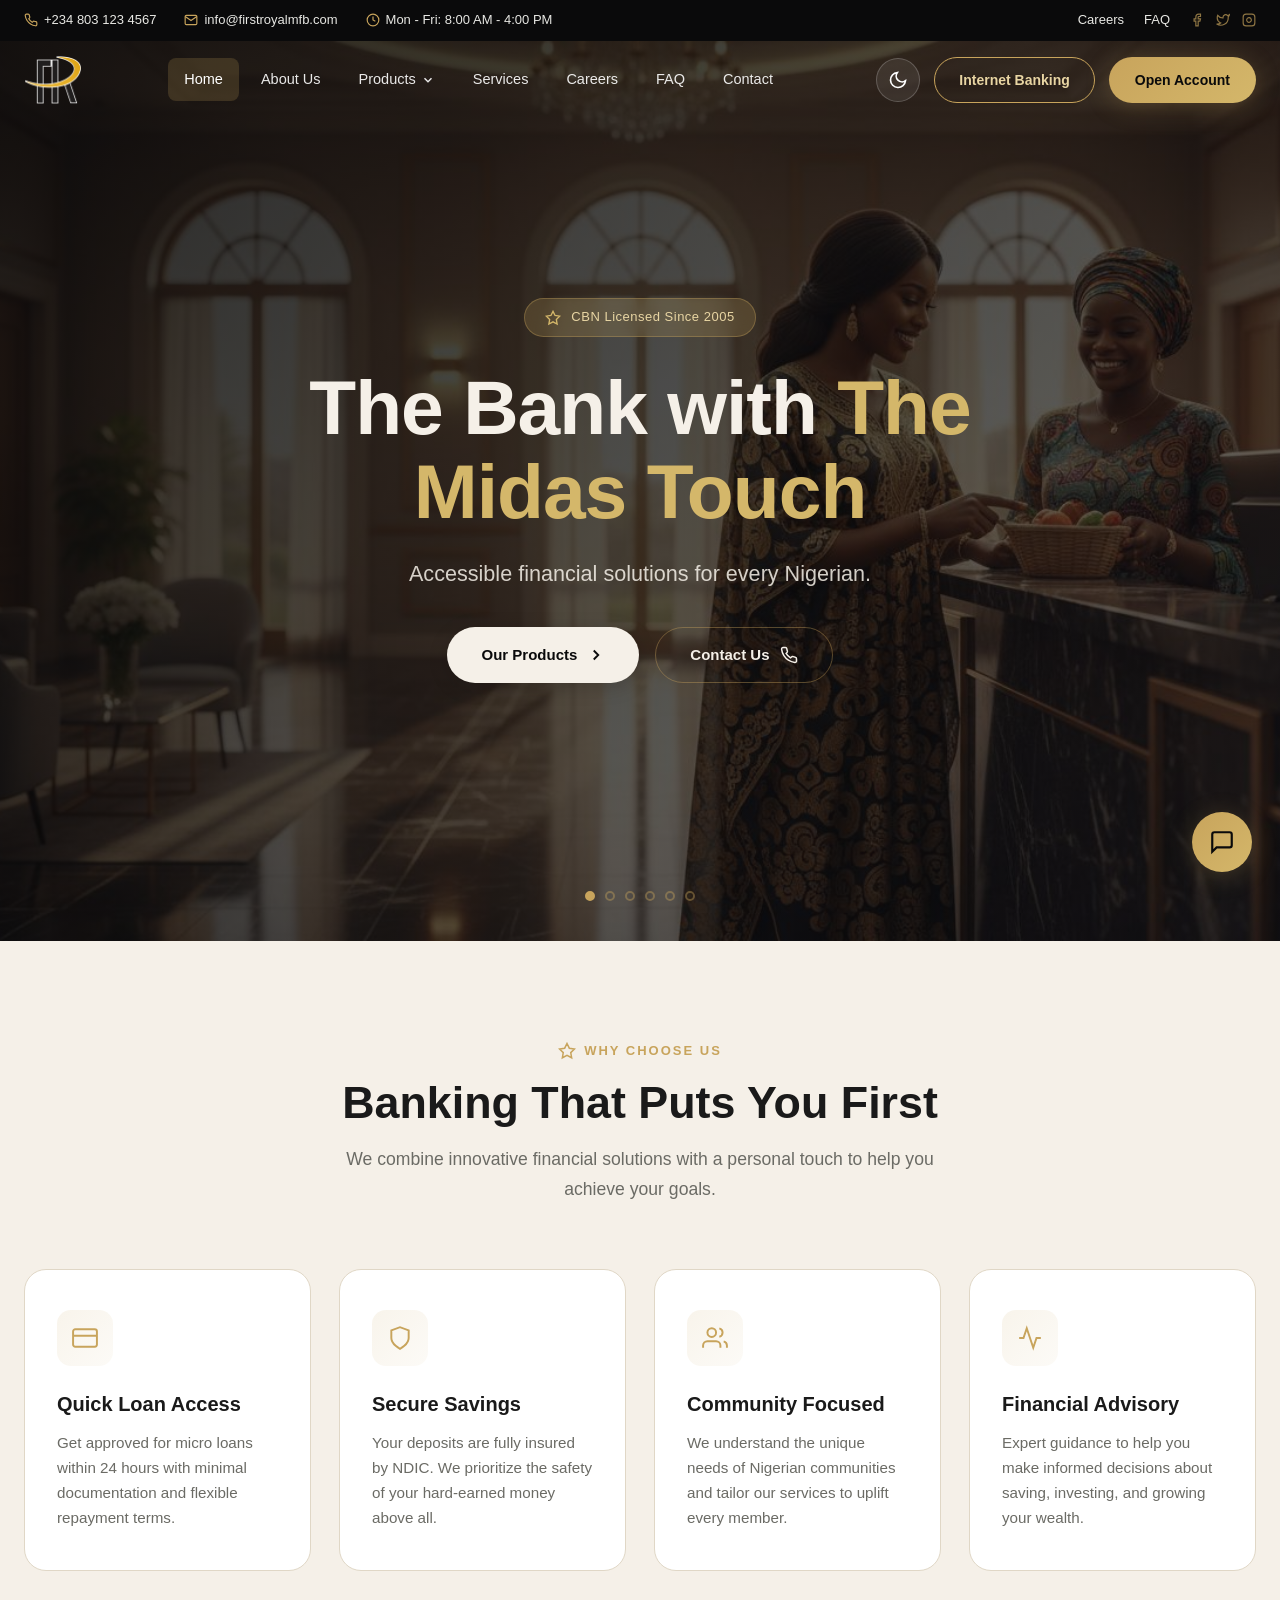
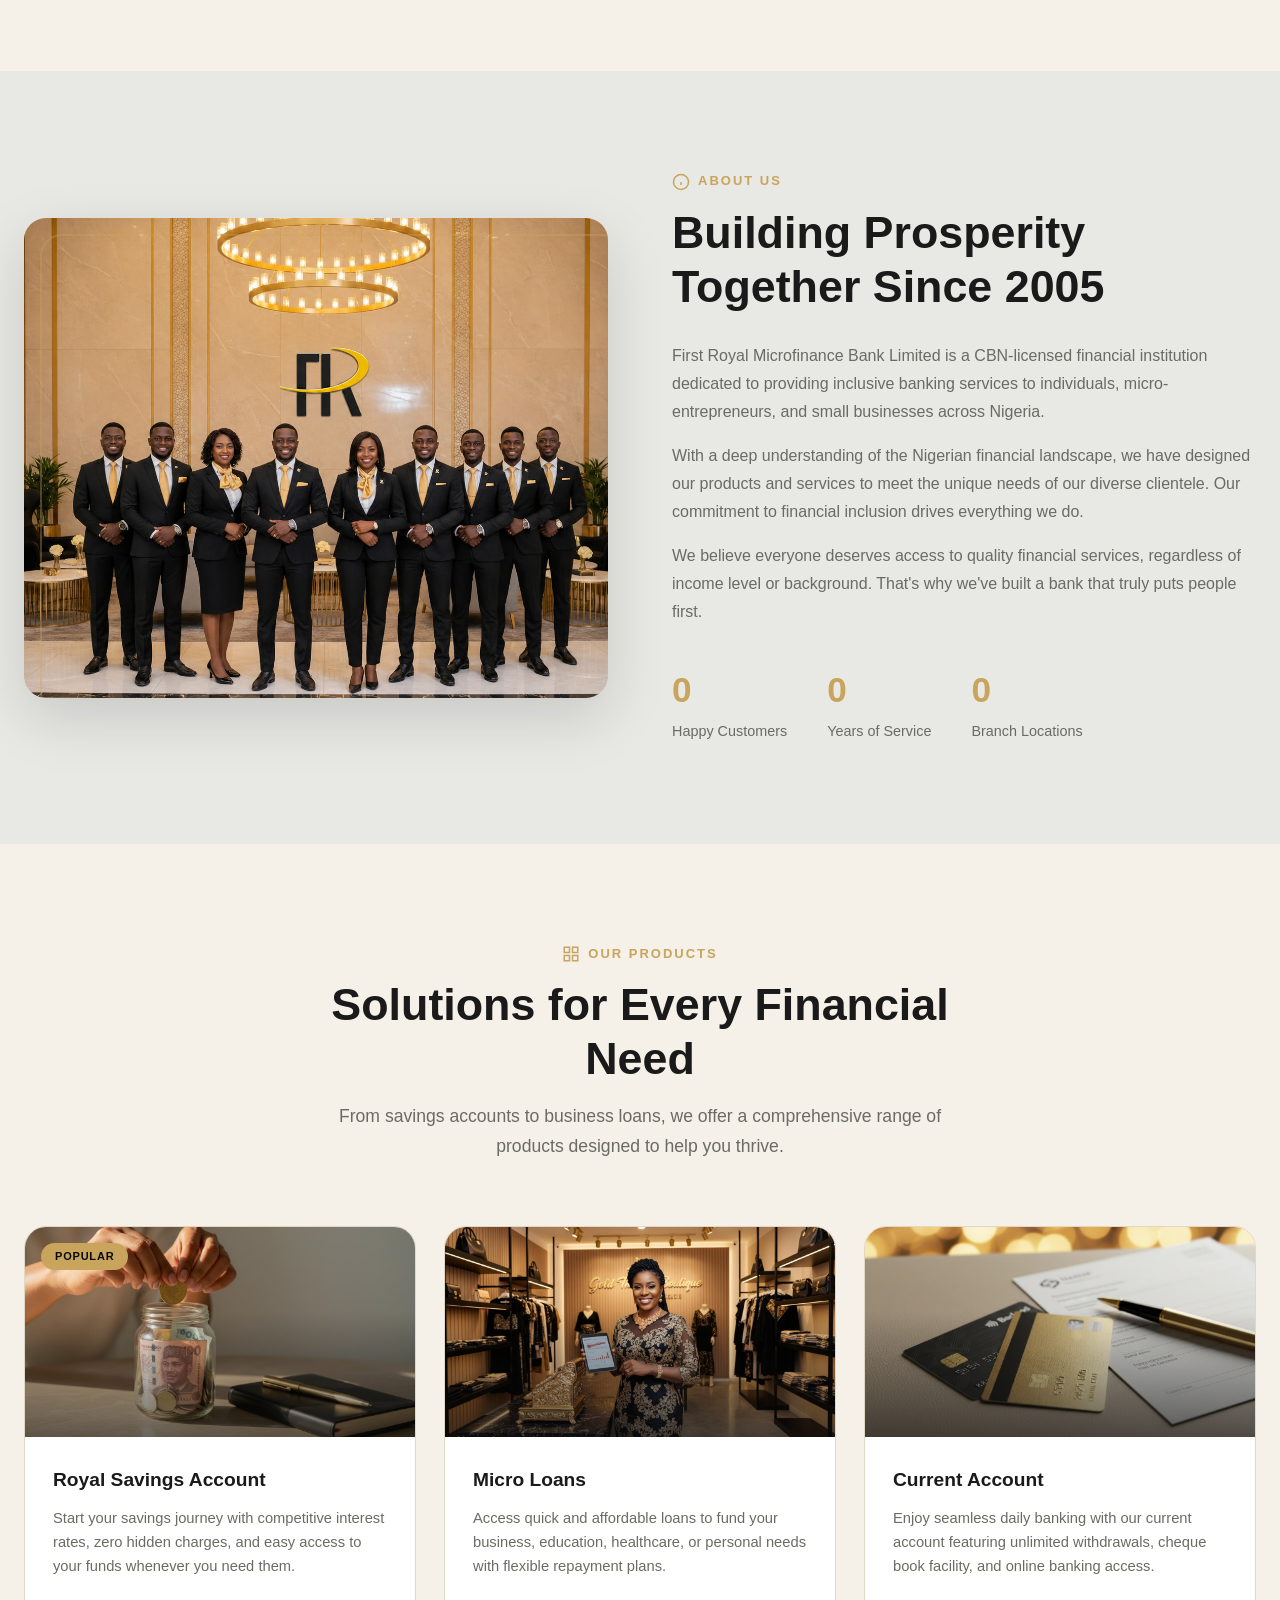
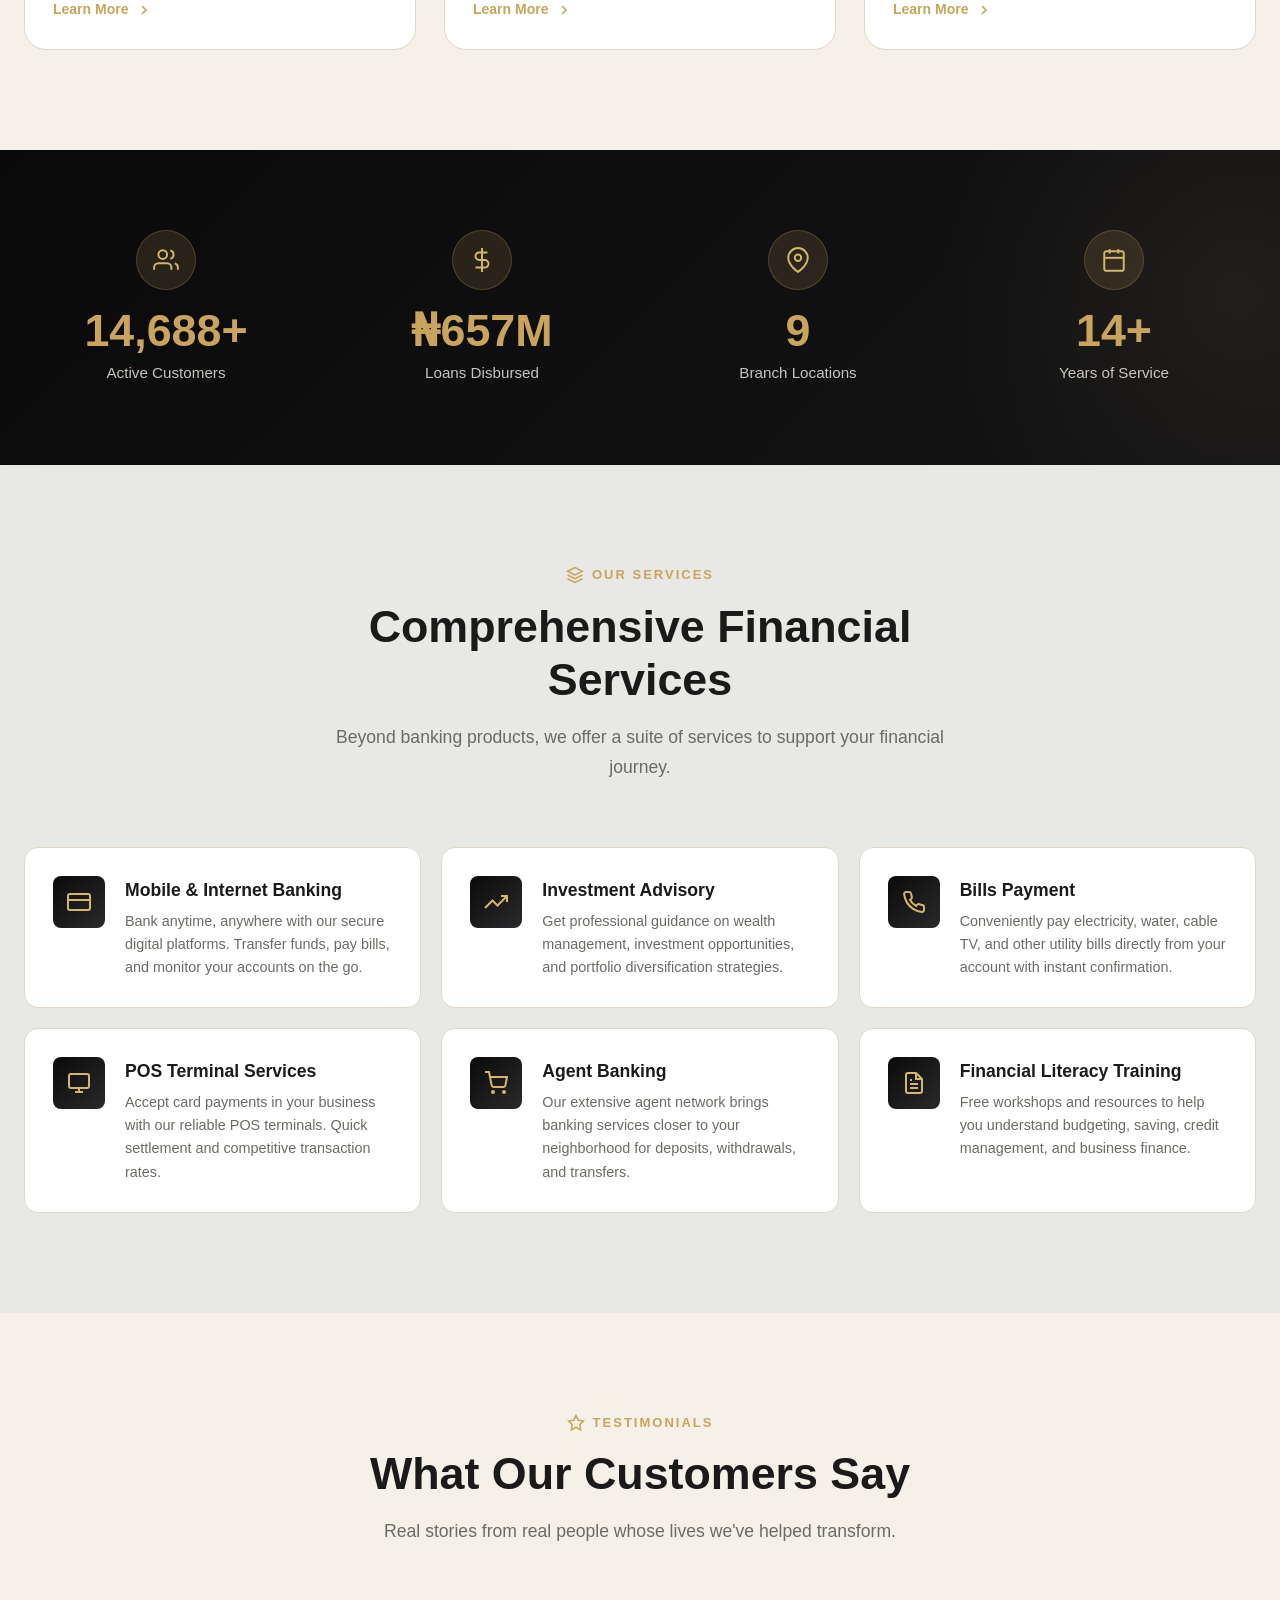
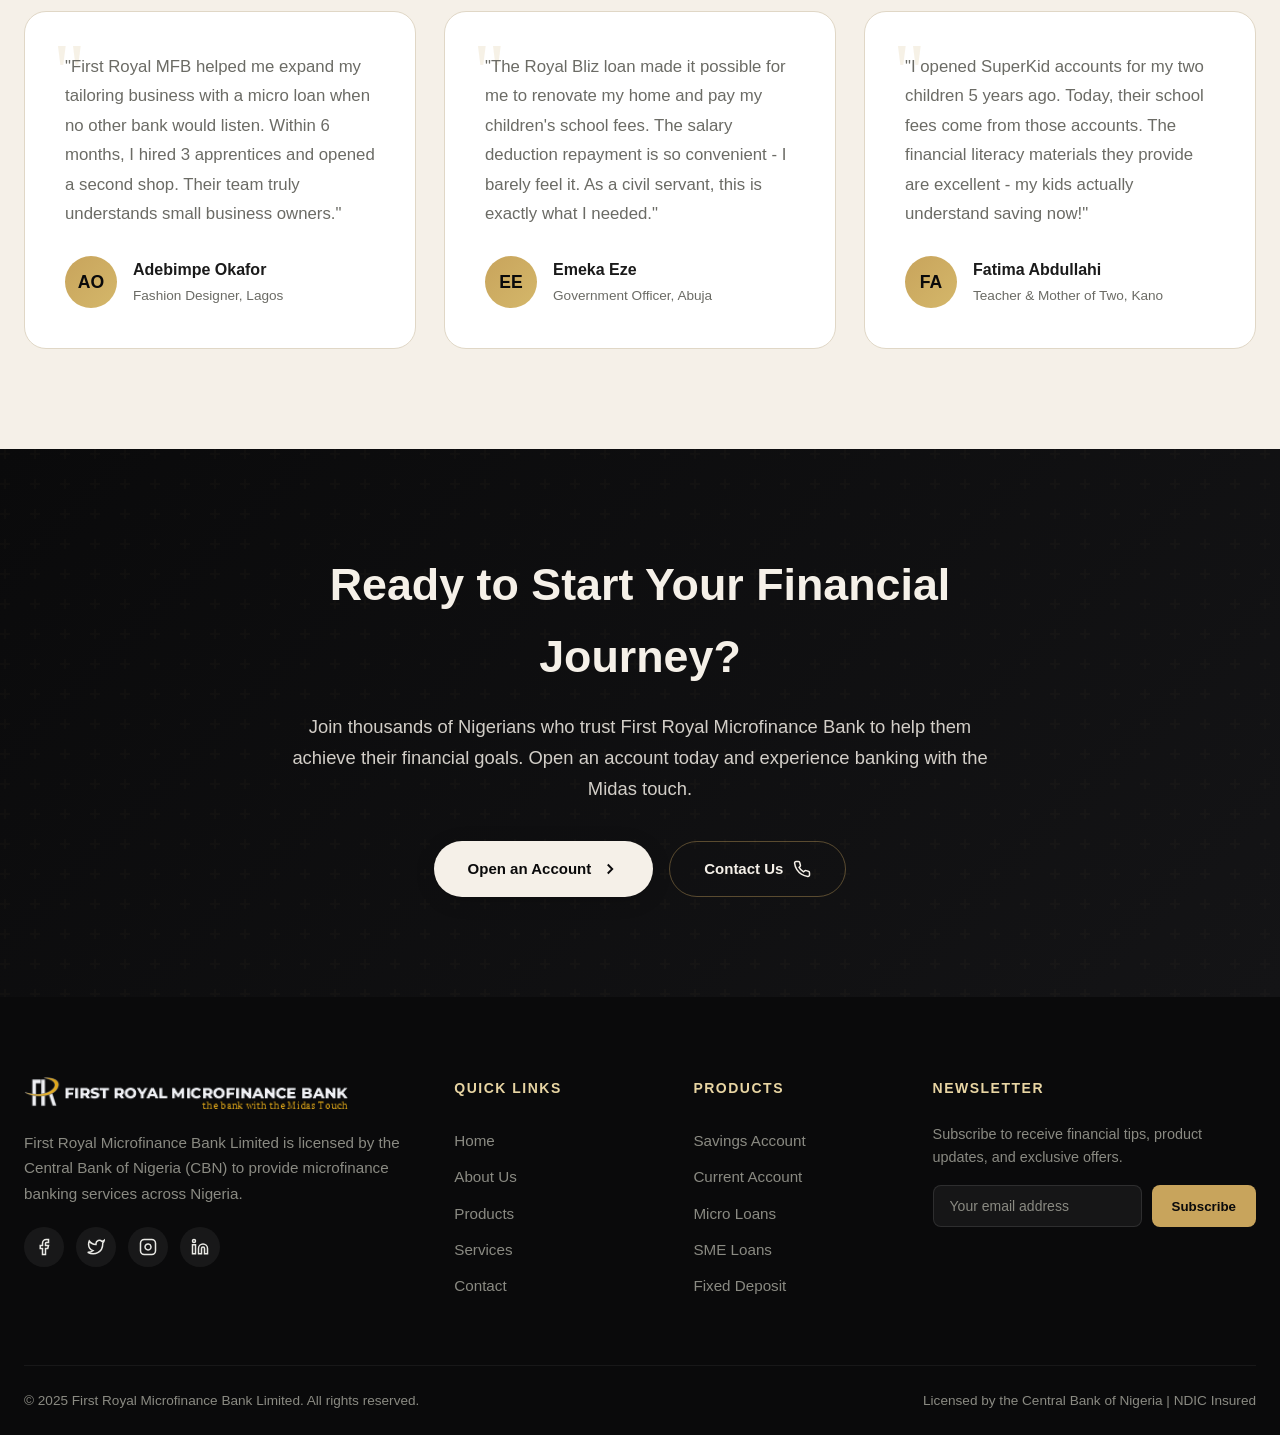
<file: index.html>
<!DOCTYPE html>
<html lang="en">

<head>
  <meta charset="UTF-8">
  <meta name="viewport" content="width=device-width, initial-scale=1.0">
  <title>First Royal Microfinance Bank | The Bank with The Midas Touch</title>
  <meta name="description"
    content="First Royal Microfinance Bank Limited - Providing accessible financial services to individuals and businesses across Nigeria since 2005.">
  <link rel="stylesheet" href="css/style.css">
</head>

<body>

  <!-- Top Bar -->
  <div class="top-bar">
    <div class="container">
      <div class="top-bar-left">
        <span><svg viewBox="0 0 24 24">
            <path
              d="M22 16.92v3a2 2 0 0 1-2.18 2 19.79 19.79 0 0 1-8.63-3.07 19.5 19.5 0 0 1-6-6 19.79 19.79 0 0 1-3.07-8.67A2 2 0 0 1 4.11 2h3a2 2 0 0 1 2 1.72 12.84 12.84 0 0 0 .7 2.81 2 2 0 0 1-.45 2.11L8.09 9.91a16 16 0 0 0 6 6l1.27-1.27a2 2 0 0 1 2.11-.45 12.84 12.84 0 0 0 2.81.7A2 2 0 0 1 22 16.92z" />
          </svg> +234 803 123 4567</span>
        <span><svg viewBox="0 0 24 24">
            <path d="M4 4h16c1.1 0 2 .9 2 2v12c0 1.1-.9 2-2 2H4c-1.1 0-2-.9-2-2V6c0-1.1.9-2 2-2z" />
            <polyline points="22,6 12,13 2,6" />
          </svg> info@firstroyalmfb.com</span>
        <span><svg viewBox="0 0 24 24">
            <circle cx="12" cy="12" r="10" />
            <polyline points="12 6 12 12 16 14" />
          </svg> Mon - Fri: 8:00 AM - 4:00 PM</span>
      </div>
      <div class="top-bar-right">
        <a href="career.html">Careers</a>
        <a href="#">FAQ</a>
        <div class="top-bar-social">
          <a href="#" aria-label="Facebook"><svg viewBox="0 0 24 24" width="14" height="14" fill="currentColor">
              <path d="M18 2h-3a5 5 0 0 0-5 5v3H7v4h3v8h4v-8h3l1-4h-4V7a1 1 0 0 1 1-1h3z" />
            </svg></a>
          <a href="#" aria-label="Twitter"><svg viewBox="0 0 24 24" width="14" height="14" fill="currentColor">
              <path
                d="M23 3a10.9 10.9 0 0 1-3.14 1.53 4.48 4.48 0 0 0-7.86 3v1A10.66 10.66 0 0 1 3 4s-4 9 5 13a11.64 11.64 0 0 1-7 2c9 5 20 0 20-11.5a4.5 4.5 0 0 0-.08-.83A7.72 7.72 0 0 0 23 3z" />
            </svg></a>
          <a href="#" aria-label="Instagram"><svg viewBox="0 0 24 24" width="14" height="14" fill="currentColor">
              <rect x="2" y="2" width="20" height="20" rx="5" ry="5" />
              <path d="M16 11.37A4 4 0 1 1 12.63 8 4 4 0 0 1 16 11.37z" />
              <line x1="17.5" y1="6.5" x2="17.51" y2="6.5" />
            </svg></a>
        </div>
      </div>
    </div>
  </div>

  <!-- Navigation -->
  <nav class="nav">
    <div class="nav-inner">
      <a href="index.html" class="logo">
        <img src="images/logo-bg-blk.png" alt="First Royal MFB" class="logo-img logo-dark">
        <img src="images/logo-bg-white.png" alt="First Royal MFB" class="logo-img logo-light">
      </a>

      <ul class="nav-menu">
        <li><a href="index.html" class="active">Home</a></li>
        <li><a href="about.html">About Us</a></li>
        <li>
          <a href="products.html">Products <svg class="chevron" viewBox="0 0 24 24">
              <polyline points="6 9 12 15 18 9" />
            </svg></a>
          <div class="mega-menu">
            <div class="mega-menu-grid">
              <div class="mega-menu-col">
                <h4>Savings</h4>
                <a href="products.html#savings"><svg viewBox="0 0 24 24">
                    <rect x="3" y="11" width="18" height="11" rx="2" ry="2" />
                    <path d="M7 11V7a5 5 0 0 1 10 0v4" />
                  </svg>
                  <div><span class="mm-text">Royal Savings Account</span><span class="mm-desc">Build your wealth
                      securely</span></div>
                </a>
                <a href="products.html#target"><svg viewBox="0 0 24 24">
                    <circle cx="12" cy="12" r="10" />
                    <polyline points="12 6 12 12 16 14" />
                  </svg>
                  <div><span class="mm-text">Target Savings</span><span class="mm-desc">Save towards your goals</span>
                  </div>
                </a>
                <a href="products.html#fixed"><svg viewBox="0 0 24 24">
                    <rect x="3" y="4" width="18" height="18" rx="2" ry="2" />
                    <line x1="16" y1="2" x2="16" y2="6" />
                    <line x1="8" y1="2" x2="8" y2="6" />
                    <line x1="3" y1="10" x2="21" y2="10" />
                  </svg>
                  <div><span class="mm-text">Fixed Deposit</span><span class="mm-desc">Higher returns on savings</span>
                  </div>
                </a>
              </div>
              <div class="mega-menu-col">
                <h4>Loans</h4>
                <a href="products.html#micro"><svg viewBox="0 0 24 24">
                    <line x1="12" y1="1" x2="12" y2="23" />
                    <path d="M17 5H9.5a3.5 3.5 0 0 0 0 7h5a3.5 3.5 0 0 1 0 7H6" />
                  </svg>
                  <div><span class="mm-text">Micro Loans</span><span class="mm-desc">Quick access to funds</span></div>
                </a>
                <a href="products.html#sme"><svg viewBox="0 0 24 24">
                    <rect x="2" y="7" width="20" height="14" rx="2" ry="2" />
                    <path d="M16 21V5a2 2 0 0 0-2-2h-4a2 2 0 0 0-2 2v16" />
                  </svg>
                  <div><span class="mm-text">SME Loans</span><span class="mm-desc">Grow your business</span></div>
                </a>
                <a href="products.html#group"><svg viewBox="0 0 24 24">
                    <path d="M17 21v-2a4 4 0 0 0-4-4H5a4 4 0 0 0-4 4v2" />
                    <circle cx="9" cy="7" r="4" />
                    <path d="M23 21v-2a4 4 0 0 0-3-3.87" />
                    <path d="M16 3.13a4 4 0 0 1 0 7.75" />
                  </svg>
                  <div><span class="mm-text">Group Lending</span><span class="mm-desc">Collective financial
                      growth</span></div>
                </a>
              </div>
              <div class="mega-menu-col">
                <h4>Accounts</h4>
                <a href="products.html#current"><svg viewBox="0 0 24 24">
                    <rect x="1" y="4" width="22" height="16" rx="2" ry="2" />
                    <line x1="1" y1="10" x2="23" y2="10" />
                  </svg>
                  <div><span class="mm-text">Current Account</span><span class="mm-desc">Daily banking made easy</span>
                  </div>
                </a>
                <a href="products.html#corporate"><svg viewBox="0 0 24 24">
                    <path d="M12 2L2 7l10 5 10-5-10-5zM2 17l10 5 10-5M2 12l10 5 10-5" />
                  </svg>
                  <div><span class="mm-text">Corporate Account</span><span class="mm-desc">Solutions for
                      enterprises</span></div>
                </a>
              </div>
            </div>
          </div>
        </li>
        <li><a href="services.html">Services</a></li>
        <li><a href="career.html">Careers</a></li>
        <li><a href="faq.html">FAQ</a></li>
        <li><a href="contact.html">Contact</a></li>
      </ul>

      <div class="nav-cta">
        <button class="theme-toggle" id="themeToggle" aria-label="Toggle theme">
          <svg viewBox="0 0 24 24">
            <circle cx="12" cy="12" r="5" />
            <path
              d="M12 1v2M12 21v2M4.22 4.22l1.42 1.42M18.36 18.36l1.42 1.42M1 12h2M21 12h2M4.22 19.78l1.42-1.42M18.36 5.64l1.42-1.42" />
          </svg>
        </button>
        <a href="https://firstroyalmfb.qoreonline.com/login" target="_blank" class="btn btn-outline">Internet
          Banking</a>
        <a href="contact.html" class="btn btn-gold">Open Account</a>
        <button class="menu-toggle" aria-label="Toggle menu"><span></span><span></span><span></span></button>
      </div>
    </div>
  </nav>

  <!-- Mobile Overlay -->
  <div class="mobile-overlay"></div>
  <div class="mobile-menu">
    <div class="mobile-menu-header">
      <button class="mobile-menu-close" aria-label="Close menu"><svg viewBox="0 0 24 24">
          <line x1="18" y1="6" x2="6" y2="18" />
          <line x1="6" y1="6" x2="18" y2="18" />
        </svg></button>
    </div>
    <nav class="mobile-menu-nav">
      <a href="index.html">Home</a>
      <a href="about.html">About Us</a>
      <a href="products.html">Products</a>
      <a href="services.html">Services</a>
      <a href="career.html">Careers</a>
      <a href="faq.html">FAQ</a>
      <a href="contact.html">Contact</a>
    </nav>
    <div class="mobile-menu-footer">
      <a href="contact.html" class="btn btn-gold">Open Account</a>
      <a href="#" class="btn btn-outline">Internet Banking</a>
      <div class="mobile-menu-contact">
        <span><svg viewBox="0 0 24 24">
            <path
              d="M22 16.92v3a2 2 0 0 1-2.18 2 19.79 19.79 0 0 1-8.63-3.07 19.5 19.5 0 0 1-6-6 19.79 19.79 0 0 1-3.07-8.67A2 2 0 0 1 4.11 2h3a2 2 0 0 1 2 1.72c.13.56.35 1.17.7 2.81a2 2 0 0 1-.45 2.11L8.09 9.91a16 16 0 0 0 6 6l1.27-1.27a2 2 0 0 1 2.11-.45 12.84 12.84 0 0 0 2.81.7A2 2 0 0 1 22 16.92z" />
          </svg> +234 803 123 4567</span>
      </div>
    </div>
  </div>

  <!-- Hero Section -->
  <section class="hero">

    <!-- Slide 1: The Midas Touch -->
    <div class="hero-slide active">
      <div class="hero-slide-bg" style="background-image: url('images/hero-1.jpg')"></div>
      <div class="hero-slide-content">
        <div class="hero-badge"><svg viewBox="0 0 24 24">
            <path d="M12 2l3.09 6.26L22 9.27l-5 4.87 1.18 6.88L12 17.77l-6.18 3.25L7 14.14 2 9.27l6.91-1.01L12 2z" />
          </svg> CBN Licensed Since 2005</div>
        <h1>The Bank with <span>The Midas Touch</span></h1>
        <p>Accessible financial solutions for every Nigerian.</p>
        <div class="hero-buttons">
          <a href="products.html" class="hero-btn-light">Our Products <svg width="18" height="18" viewBox="0 0 24 24"
              fill="none" stroke="currentColor" stroke-width="2.5">
              <polyline points="9 18 15 12 9 6" />
            </svg></a>
          <a href="contact.html" class="hero-btn-outline">Contact Us <svg width="18" height="18" viewBox="0 0 24 24"
              fill="none" stroke="currentColor" stroke-width="2">
              <path
                d="M22 16.92v3a2 2 0 0 1-2.18 2 19.79 19.79 0 0 1-8.63-3.07 19.5 19.5 0 0 1-6-6 19.79 19.79 0 0 1-3.07-8.67A2 2 0 0 1 4.11 2h3a2 2 0 0 1 2 1.72 12.84 12.84 0 0 0 .7 2.81 2 2 0 0 1-.45 2.11L8.09 9.91a16 16 0 0 0 6 6l1.27-1.27a2 2 0 0 1 2.11-.45 12.84 12.84 0 0 0 2.81.7A2 2 0 0 1 22 16.92z" />
            </svg></a>
        </div>
      </div>
    </div>

    <!-- Slide 2: USSD Banking -->
    <div class="hero-slide">
      <div class="hero-slide-bg" style="background-image: url('images/hero-4.jpg')"></div>
      <div class="hero-slide-content">
        <div class="hero-badge"><svg viewBox="0 0 24 24">
            <rect x="5" y="2" width="14" height="20" rx="2" ry="2" />
            <line x1="12" y1="18" x2="12.01" y2="18" />
          </svg> USSD Banking</div>
        <h1>Dial <span>*723*376#</span></h1>
        <p>Bank without internet. Transfer, pay bills, buy airtime - anywhere, anytime.</p>
        <div class="hero-buttons">
          <a href="services.html" class="hero-btn-light">How It Works <svg width="18" height="18" viewBox="0 0 24 24"
              fill="none" stroke="currentColor" stroke-width="2.5">
              <polyline points="9 18 15 12 9 6" />
            </svg></a>
          <a href="contact.html" class="hero-btn-outline">Get Started <svg width="18" height="18" viewBox="0 0 24 24"
              fill="none" stroke="currentColor" stroke-width="2">
              <path
                d="M22 16.92v3a2 2 0 0 1-2.18 2 19.79 19.79 0 0 1-8.63-3.07 19.5 19.5 0 0 1-6-6 19.79 19.79 0 0 1-3.07-8.67A2 2 0 0 1 4.11 2h3a2 2 0 0 1 2 1.72 12.84 12.84 0 0 0 .7 2.81 2 2 0 0 1-.45 2.11L8.09 9.91a16 16 0 0 0 6 6l1.27-1.27a2 2 0 0 1 2.11-.45 12.84 12.84 0 0 0 2.81.7A2 2 0 0 1 22 16.92z" />
            </svg></a>
        </div>
      </div>
    </div>

    <!-- Slide 3: Our Building -->
    <div class="hero-slide">
      <div class="hero-slide-bg" style="background-image: url('images/Front.png')"></div>
      <div class="hero-slide-content">
        <div class="hero-badge"><svg viewBox="0 0 24 24">
            <path d="M3 9l9-7 9 7v11a2 2 0 0 1-2 2H5a2 2 0 0 1-2-2z" />
            <polyline points="9 22 9 12 15 12 15 22" />
          </svg> Visit Us Today</div>
        <h1>Your Community <span>Bank</span></h1>
        <p>Serving you from multiple locations across Nigeria with a smile.</p>
        <div class="hero-buttons">
          <a href="#" class="hero-btn-light">Download App <svg width="18" height="18" viewBox="0 0 24 24" fill="none"
              stroke="currentColor" stroke-width="2.5">
              <polyline points="9 18 15 12 9 6" />
            </svg></a>
          <a href="services.html" class="hero-btn-outline">Learn More <svg width="18" height="18" viewBox="0 0 24 24"
              fill="none" stroke="currentColor" stroke-width="2.5">
              <polyline points="9 18 15 12 9 6" />
            </svg></a>
        </div>
      </div>
    </div>

    <!-- Slide 4: Royal Bliz - Civil Servant Loan -->
    <div class="hero-slide">
      <div class="hero-slide-bg" style="background-image: url('images/hero-5.jpg')"></div>
      <div class="hero-slide-content">
        <div class="hero-badge"><svg viewBox="0 0 24 24">
            <path d="M12 2l3.09 6.26L22 9.27l-5 4.87 1.18 6.88L12 17.77l-6.18 3.25L7 14.14 2 9.27l6.91-1.01L12 2z" />
          </svg> Royal Bliz Loan</div>
        <h1>Civil Servant <span>Loan</span></h1>
        <p>Exclusive low-interest loans for government workers. Fast approval, flexible repayment via salary deduction.
        </p>
        <div class="hero-buttons">
          <a href="products.html#micro" class="hero-btn-light">Apply Now <svg width="18" height="18" viewBox="0 0 24 24"
              fill="none" stroke="currentColor" stroke-width="2.5">
              <polyline points="9 18 15 12 9 6" />
            </svg></a>
          <a href="contact.html" class="hero-btn-outline">Speak to Us <svg width="18" height="18" viewBox="0 0 24 24"
              fill="none" stroke="currentColor" stroke-width="2">
              <path
                d="M22 16.92v3a2 2 0 0 1-2.18 2 19.79 19.79 0 0 1-8.63-3.07 19.5 19.5 0 0 1-6-6 19.79 19.79 0 0 1-3.07-8.67A2 2 0 0 1 4.11 2h3a2 2 0 0 1 2 1.72 12.84 12.84 0 0 0 .7 2.81 2 2 0 0 1-.45 2.11L8.09 9.91a16 16 0 0 0 6 6l1.27-1.27a2 2 0 0 1 2.11-.45 12.84 12.84 0 0 0 2.81.7A2 2 0 0 1 22 16.92z" />
            </svg></a>
        </div>
      </div>
    </div>

    <!-- Slide 5: ABC Loan for SMEs -->
    <div class="hero-slide">
      <div class="hero-slide-bg" style="background-image: url('images/hero-6.jpg')"></div>
      <div class="hero-slide-content">
        <div class="hero-badge"><svg viewBox="0 0 24 24">
            <rect x="2" y="7" width="20" height="14" rx="2" ry="2" />
            <path d="M16 21V5a2 2 0 0 0-2-2h-4a2 2 0 0 0-2 2v16" />
          </svg> ABC Loan</div>
        <h1>Grow Your <span>Business</span></h1>
        <p>SME loans designed for entrepreneurs. Working capital, asset financing, and expansion funds up to &#8358;50
          million.</p>
        <div class="hero-buttons">
          <a href="products.html#sme" class="hero-btn-light">Apply Now <svg width="18" height="18" viewBox="0 0 24 24"
              fill="none" stroke="currentColor" stroke-width="2.5">
              <polyline points="9 18 15 12 9 6" />
            </svg></a>
          <a href="contact.html" class="hero-btn-outline">Speak to Us <svg width="18" height="18" viewBox="0 0 24 24"
              fill="none" stroke="currentColor" stroke-width="2">
              <path
                d="M22 16.92v3a2 2 0 0 1-2.18 2 19.79 19.79 0 0 1-8.63-3.07 19.5 19.5 0 0 1-6-6 19.79 19.79 0 0 1-3.07-8.67A2 2 0 0 1 4.11 2h3a2 2 0 0 1 2 1.72 12.84 12.84 0 0 0 .7 2.81 2 2 0 0 1-.45 2.11L8.09 9.91a16 16 0 0 0 6 6l1.27-1.27a2 2 0 0 1 2.11-.45 12.84 12.84 0 0 0 2.81.7A2 2 0 0 1 22 16.92z" />
            </svg></a>
        </div>
      </div>
    </div>

    <!-- Slide 6: SuperKid -->
    <div class="hero-slide">
      <div class="hero-slide-bg" style="background-image: url('images/hero-3.jpg')"></div>
      <div class="hero-slide-content">
        <div class="hero-badge"><svg viewBox="0 0 24 24">
            <circle cx="12" cy="12" r="10" />
            <path d="M8 14s1.5 2 4 2 4-2 4-2" />
            <line x1="9" y1="9" x2="9.01" y2="9" />
            <line x1="15" y1="9" x2="15.01" y2="9" />
          </svg> SuperKid Account</div>
        <h1>Secure Their <span>Future</span></h1>
        <p>A savings account that grows with your child. Teach financial literacy from an early age.</p>
        <div class="hero-buttons">
          <a href="products.html#savings" class="hero-btn-light">Open Account <svg width="18" height="18"
              viewBox="0 0 24 24" fill="none" stroke="currentColor" stroke-width="2.5">
              <polyline points="9 18 15 12 9 6" />
            </svg></a>
          <a href="contact.html" class="hero-btn-outline">Learn More <svg width="18" height="18" viewBox="0 0 24 24"
              fill="none" stroke="currentColor" stroke-width="2.5">
              <polyline points="9 18 15 12 9 6" />
            </svg></a>
        </div>
      </div>
    </div>

    <div class="hero-dots">
      <div class="hero-dot active"></div>
      <div class="hero-dot"></div>
      <div class="hero-dot"></div>
      <div class="hero-dot"></div>
      <div class="hero-dot"></div>
      <div class="hero-dot"></div>
    </div>
  </section>

  <!-- Features Section -->
  <section class="section features-section">
    <div class="container">
      <div class="section-header reveal">
        <div class="section-label"><svg viewBox="0 0 24 24">
            <polygon
              points="12 2 15.09 8.26 22 9.27 17 14.14 18.18 21.02 12 17.77 5.82 21.02 7 14.14 2 9.27 8.91 8.26 12 2" />
          </svg> Why Choose Us</div>
        <h2 class="section-title">Banking That Puts You First</h2>
        <p class="section-desc">We combine innovative financial solutions with a personal touch to help you achieve your
          goals.</p>
      </div>
      <div class="features-grid">
        <div class="feature-card reveal reveal-delay-1">
          <div class="feature-icon"><svg viewBox="0 0 24 24">
              <rect x="1" y="4" width="22" height="16" rx="2" ry="2" />
              <line x1="1" y1="10" x2="23" y2="10" />
            </svg></div>
          <h3>Quick Loan Access</h3>
          <p>Get approved for micro loans within 24 hours with minimal documentation and flexible repayment terms.</p>
        </div>
        <div class="feature-card reveal reveal-delay-2">
          <div class="feature-icon"><svg viewBox="0 0 24 24">
              <path d="M12 22s8-4 8-10V5l-8-3-8 3v7c0 6 8 10 8 10z" />
            </svg></div>
          <h3>Secure Savings</h3>
          <p>Your deposits are fully insured by NDIC. We prioritize the safety of your hard-earned money above all.</p>
        </div>
        <div class="feature-card reveal reveal-delay-3">
          <div class="feature-icon"><svg viewBox="0 0 24 24">
              <path d="M17 21v-2a4 4 0 0 0-4-4H5a4 4 0 0 0-4 4v2" />
              <circle cx="9" cy="7" r="4" />
              <path d="M23 21v-2a4 4 0 0 0-3-3.87" />
              <path d="M16 3.13a4 4 0 0 1 0 7.75" />
            </svg></div>
          <h3>Community Focused</h3>
          <p>We understand the unique needs of Nigerian communities and tailor our services to uplift every member.</p>
        </div>
        <div class="feature-card reveal reveal-delay-4">
          <div class="feature-icon"><svg viewBox="0 0 24 24">
              <polyline points="22 12 18 12 15 21 9 3 6 12 2 12" />
            </svg></div>
          <h3>Financial Advisory</h3>
          <p>Expert guidance to help you make informed decisions about saving, investing, and growing your wealth.</p>
        </div>
      </div>
    </div>
  </section>

  <!-- About Section -->
  <section class="section about-section">
    <div class="container">
      <div class="about-grid">
        <div class="about-image reveal">
          <img src="images/about.jpg" alt="First Royal MFB team serving customers">
        </div>
        <div class="about-content reveal reveal-delay-2">
          <div class="section-header">
            <div class="section-label"><svg viewBox="0 0 24 24">
                <circle cx="12" cy="12" r="10" />
                <line x1="12" y1="16" x2="12" y2="12" />
                <line x1="12" y1="8" x2="12.01" y2="8" />
              </svg> About Us</div>
            <h2 class="section-title">Building Prosperity Together Since 2005</h2>
          </div>
          <p>First Royal Microfinance Bank Limited is a CBN-licensed financial institution dedicated to providing
            inclusive banking services to individuals, micro-entrepreneurs, and small businesses across Nigeria.</p>
          <p>With a deep understanding of the Nigerian financial landscape, we have designed our products and services
            to meet the unique needs of our diverse clientele. Our commitment to financial inclusion drives everything
            we do.</p>
          <p>We believe everyone deserves access to quality financial services, regardless of income level or
            background. That's why we've built a bank that truly puts people first.</p>
          <div class="about-stats">
            <div class="about-stat">
              <h4 data-target="19" data-suffix="K+" data-prefix="">0</h4><span>Happy Customers</span>
            </div>
            <div class="about-stat">
              <h4 data-target="18" data-suffix="+" data-prefix="">0</h4><span>Years of Service</span>
            </div>
            <div class="about-stat">
              <h4 data-target="12" data-suffix="" data-prefix="">0</h4><span>Branch Locations</span>
            </div>
          </div>
        </div>
      </div>
    </div>
  </section>

  <!-- Products Section -->
  <section class="section products-section">
    <div class="container">
      <div class="section-header reveal">
        <div class="section-label"><svg viewBox="0 0 24 24">
            <rect x="3" y="3" width="7" height="7" />
            <rect x="14" y="3" width="7" height="7" />
            <rect x="14" y="14" width="7" height="7" />
            <rect x="3" y="14" width="7" height="7" />
          </svg> Our Products</div>
        <h2 class="section-title">Solutions for Every Financial Need</h2>
        <p class="section-desc">From savings accounts to business loans, we offer a comprehensive range of products
          designed to help you thrive.</p>
      </div>
      <div class="product-grid">
        <div class="product-card reveal reveal-delay-1">
          <div class="product-image"><img src="images/savings.jpg" alt="Savings Account"><span
              class="product-badge">Popular</span></div>
          <div class="product-body">
            <h3>Royal Savings Account</h3>
            <p>Start your savings journey with competitive interest rates, zero hidden charges, and easy access to your
              funds whenever you need them.</p>
            <a href="products.html#savings" class="product-link">Learn More <svg viewBox="0 0 24 24">
                <polyline points="9 18 15 12 9 6" />
              </svg></a>
          </div>
        </div>
        <div class="product-card reveal reveal-delay-2">
          <div class="product-image"><img src="images/loans.jpg" alt="Micro Loans"></div>
          <div class="product-body">
            <h3>Micro Loans</h3>
            <p>Access quick and affordable loans to fund your business, education, healthcare, or personal needs with
              flexible repayment plans.</p>
            <a href="products.html#micro" class="product-link">Learn More <svg viewBox="0 0 24 24">
                <polyline points="9 18 15 12 9 6" />
              </svg></a>
          </div>
        </div>
        <div class="product-card reveal reveal-delay-3">
          <div class="product-image"><img src="images/current.jpg" alt="Current Account"></div>
          <div class="product-body">
            <h3>Current Account</h3>
            <p>Enjoy seamless daily banking with our current account featuring unlimited withdrawals, cheque book
              facility, and online banking access.</p>
            <a href="products.html#current" class="product-link">Learn More <svg viewBox="0 0 24 24">
                <polyline points="9 18 15 12 9 6" />
              </svg></a>
          </div>
        </div>
      </div>
    </div>
  </section>

  <!-- Stats Section -->
  <section class="stats-section">
    <div class="container">
      <div class="stats-grid">
        <div class="stat-item reveal">
          <div class="stat-icon"><svg viewBox="0 0 24 24">
              <path d="M17 21v-2a4 4 0 0 0-4-4H5a4 4 0 0 0-4 4v2" />
              <circle cx="9" cy="7" r="4" />
              <path d="M23 21v-2a4 4 0 0 0-3-3.87" />
              <path d="M16 3.13a4 4 0 0 1 0 7.75" />
            </svg></div>
          <div class="stat-number" data-target="19000" data-suffix="+" data-prefix="">0</div>
          <div class="stat-label">Active Customers</div>
        </div>
        <div class="stat-item reveal reveal-delay-1">
          <div class="stat-icon"><svg viewBox="0 0 24 24">
              <line x1="12" y1="1" x2="12" y2="23" />
              <path d="M17 5H9.5a3.5 3.5 0 0 0 0 7h5a3.5 3.5 0 0 1 0 7H6" />
            </svg></div>
          <div class="stat-number" data-target="850" data-suffix="M" data-prefix="&#8358;">0</div>
          <div class="stat-label">Loans Disbursed</div>
        </div>
        <div class="stat-item reveal reveal-delay-2">
          <div class="stat-icon"><svg viewBox="0 0 24 24">
              <path d="M21 10c0 7-9 13-9 13s-9-6-9-13a9 9 0 0 1 18 0z" />
              <circle cx="12" cy="10" r="3" />
            </svg></div>
          <div class="stat-number" data-target="12" data-suffix="" data-prefix="">0</div>
          <div class="stat-label">Branch Locations</div>
        </div>
        <div class="stat-item reveal reveal-delay-3">
          <div class="stat-icon"><svg viewBox="0 0 24 24">
              <rect x="3" y="4" width="18" height="18" rx="2" ry="2" />
              <line x1="16" y1="2" x2="16" y2="6" />
              <line x1="8" y1="2" x2="8" y2="6" />
              <line x1="3" y1="10" x2="21" y2="10" />
            </svg></div>
          <div class="stat-number" data-target="18" data-suffix="+" data-prefix="">0</div>
          <div class="stat-label">Years of Service</div>
        </div>
      </div>
    </div>
  </section>

  <!-- Services Section -->
  <section class="section services-section">
    <div class="container">
      <div class="section-header reveal">
        <div class="section-label"><svg viewBox="0 0 24 24">
            <polygon points="12 2 2 7 12 12 22 7 12 2" />
            <polyline points="2 17 12 22 22 17" />
            <polyline points="2 12 12 17 22 12" />
          </svg> Our Services</div>
        <h2 class="section-title">Comprehensive Financial Services</h2>
        <p class="section-desc">Beyond banking products, we offer a suite of services to support your financial journey.
        </p>
      </div>
      <div class="services-grid">
        <div class="service-item reveal">
          <div class="service-icon"><svg viewBox="0 0 24 24">
              <rect x="1" y="4" width="22" height="16" rx="2" ry="2" />
              <line x1="1" y1="10" x2="23" y2="10" />
            </svg></div>
          <div>
            <h4>Mobile & Internet Banking</h4>
            <p>Bank anytime, anywhere with our secure digital platforms. Transfer funds, pay bills, and monitor your
              accounts on the go.</p>
          </div>
        </div>
        <div class="service-item reveal reveal-delay-1">
          <div class="service-icon"><svg viewBox="0 0 24 24">
              <polyline points="23 6 13.5 15.5 8.5 10.5 1 18" />
              <polyline points="17 6 23 6 23 12" />
            </svg></div>
          <div>
            <h4>Investment Advisory</h4>
            <p>Get professional guidance on wealth management, investment opportunities, and portfolio diversification
              strategies.</p>
          </div>
        </div>
        <div class="service-item reveal reveal-delay-2">
          <div class="service-icon"><svg viewBox="0 0 24 24">
              <path
                d="M22 16.92v3a2 2 0 0 1-2.18 2 19.79 19.79 0 0 1-8.63-3.07 19.5 19.5 0 0 1-6-6 19.79 19.79 0 0 1-3.07-8.67A2 2 0 0 1 4.11 2h3a2 2 0 0 1 2 1.72 12.84 12.84 0 0 0 .7 2.81 2 2 0 0 1-.45 2.11L8.09 9.91a16 16 0 0 0 6 6l1.27-1.27a2 2 0 0 1 2.11-.45 12.84 12.84 0 0 0 2.81.7A2 2 0 0 1 22 16.92z" />
            </svg></div>
          <div>
            <h4>Bills Payment</h4>
            <p>Conveniently pay electricity, water, cable TV, and other utility bills directly from your account with
              instant confirmation.</p>
          </div>
        </div>
        <div class="service-item reveal reveal-delay-3">
          <div class="service-icon"><svg viewBox="0 0 24 24">
              <rect x="2" y="3" width="20" height="14" rx="2" ry="2" />
              <line x1="8" y1="21" x2="16" y2="21" />
              <line x1="12" y1="17" x2="12" y2="21" />
            </svg></div>
          <div>
            <h4>POS Terminal Services</h4>
            <p>Accept card payments in your business with our reliable POS terminals. Quick settlement and competitive
              transaction rates.</p>
          </div>
        </div>
        <div class="service-item reveal reveal-delay-1">
          <div class="service-icon"><svg viewBox="0 0 24 24">
              <circle cx="9" cy="21" r="1" />
              <circle cx="20" cy="21" r="1" />
              <path d="M1 1h4l2.68 13.39a2 2 0 0 0 2 1.61h9.72a2 2 0 0 0 2-1.61L23 6H6" />
            </svg></div>
          <div>
            <h4>Agent Banking</h4>
            <p>Our extensive agent network brings banking services closer to your neighborhood for deposits,
              withdrawals, and transfers.</p>
          </div>
        </div>
        <div class="service-item reveal reveal-delay-2">
          <div class="service-icon"><svg viewBox="0 0 24 24">
              <path d="M14 2H6a2 2 0 0 0-2 2v16a2 2 0 0 0 2 2h12a2 2 0 0 0 2-2V8z" />
              <polyline points="14 2 14 8 20 8" />
              <line x1="16" y1="13" x2="8" y2="13" />
              <line x1="16" y1="17" x2="8" y2="17" />
              <polyline points="10 9 9 9 8 9" />
            </svg></div>
          <div>
            <h4>Financial Literacy Training</h4>
            <p>Free workshops and resources to help you understand budgeting, saving, credit management, and business
              finance.</p>
          </div>
        </div>
      </div>
    </div>
  </section>

  <!-- Testimonials Section -->
  <section class="section testimonials-section" style="background: var(--bg-body);">
    <div class="container">
      <div class="section-header reveal">
        <div class="section-label"><svg viewBox="0 0 24 24">
            <polygon
              points="12 2 15.09 8.26 22 9.27 17 14.14 18.18 21.02 12 17.77 5.82 21.02 7 14.14 2 9.27 8.91 8.26 12 2" />
          </svg> Testimonials</div>
        <h2 class="section-title">What Our Customers Say</h2>
        <p class="section-desc">Real stories from real people whose lives we've helped transform.</p>
      </div>
      <div class="features-grid" style="grid-template-columns: repeat(auto-fit, minmax(320px, 1fr));">
        <div class="testimonial-card reveal reveal-delay-1">
          <div class="testimonial-text">"First Royal MFB helped me expand my tailoring business with a micro loan when
            no other bank would listen. Within 6 months, I hired 3 apprentices and opened a second shop. Their team
            truly understands small business owners."</div>
          <div class="testimonial-author">
            <div class="testimonial-avatar">AO</div>
            <div>
              <h5>Adebimpe Okafor</h5><span>Fashion Designer, Lagos</span>
            </div>
          </div>
        </div>
        <div class="testimonial-card reveal reveal-delay-2">
          <div class="testimonial-text">"The Royal Bliz loan made it possible for me to renovate my home and pay my
            children's school fees. The salary deduction repayment is so convenient - I barely feel it. As a civil
            servant, this is exactly what I needed."</div>
          <div class="testimonial-author">
            <div class="testimonial-avatar">EE</div>
            <div>
              <h5>Emeka Eze</h5><span>Government Officer, Abuja</span>
            </div>
          </div>
        </div>
        <div class="testimonial-card reveal reveal-delay-3">
          <div class="testimonial-text">"I opened SuperKid accounts for my two children 5 years ago. Today, their school
            fees come from those accounts. The financial literacy materials they provide are excellent - my kids
            actually understand saving now!"</div>
          <div class="testimonial-author">
            <div class="testimonial-avatar">FA</div>
            <div>
              <h5>Fatima Abdullahi</h5><span>Teacher & Mother of Two, Kano</span>
            </div>
          </div>
        </div>
      </div>
    </div>
  </section>

  <!-- CTA Section -->
  <section class="cta-section">
    <div class="container">
      <div class="cta-content reveal">
        <h2>Ready to Start Your Financial Journey?</h2>
        <p>Join thousands of Nigerians who trust First Royal Microfinance Bank to help them achieve their financial
          goals. Open an account today and experience banking with the Midas touch.</p>
        <div class="hero-buttons">
          <a href="contact.html" class="hero-btn-light">Open an Account <svg width="18" height="18" viewBox="0 0 24 24"
              fill="none" stroke="currentColor" stroke-width="2.5">
              <polyline points="9 18 15 12 9 6" />
            </svg></a>
          <a href="contact.html" class="hero-btn-outline">Contact Us <svg width="18" height="18" viewBox="0 0 24 24"
              fill="none" stroke="currentColor" stroke-width="2">
              <path
                d="M22 16.92v3a2 2 0 0 1-2.18 2 19.79 19.79 0 0 1-8.63-3.07 19.5 19.5 0 0 1-6-6 19.79 19.79 0 0 1-3.07-8.67A2 2 0 0 1 4.11 2h3a2 2 0 0 1 2 1.72 12.84 12.84 0 0 0 .7 2.81 2 2 0 0 1-.45 2.11L8.09 9.91a16 16 0 0 0 6 6l1.27-1.27a2 2 0 0 1 2.11-.45 12.84 12.84 0 0 0 2.81.7A2 2 0 0 1 22 16.92z" />
            </svg></a>
        </div>
      </div>
    </div>
  </section>

  <!-- Footer -->
  <footer class="footer">
    <div class="container">
      <div class="footer-grid">
        <div class="footer-brand">
          <a href="index.html" class="logo">
            <img src="images/logo-footer.png" alt="First Royal MFB" class="footer-logo-img">
          </a>
          <p>First Royal Microfinance Bank Limited is licensed by the Central Bank of Nigeria (CBN) to provide
            microfinance banking services across Nigeria.</p>
          <div class="footer-social">
            <a href="#" aria-label="Facebook"><svg viewBox="0 0 24 24">
                <path d="M18 2h-3a5 5 0 0 0-5 5v3H7v4h3v8h4v-8h3l1-4h-4V7a1 1 0 0 1 1-1h3z" />
              </svg></a>
            <a href="#" aria-label="Twitter"><svg viewBox="0 0 24 24">
                <path
                  d="M23 3a10.9 10.9 0 0 1-3.14 1.53 4.48 4.48 0 0 0-7.86 3v1A10.66 10.66 0 0 1 3 4s-4 9 5 13a11.64 11.64 0 0 1-7 2c9 5 20 0 20-11.5a4.5 4.5 0 0 0-.08-.83A7.72 7.72 0 0 0 23 3z" />
              </svg></a>
            <a href="#" aria-label="Instagram"><svg viewBox="0 0 24 24">
                <rect x="2" y="2" width="20" height="20" rx="5" ry="5" />
                <path d="M16 11.37A4 4 0 1 1 12.63 8 4 4 0 0 1 16 11.37z" />
                <line x1="17.5" y1="6.5" x2="17.51" y2="6.5" />
              </svg></a>
            <a href="#" aria-label="LinkedIn"><svg viewBox="0 0 24 24">
                <path d="M16 8a6 6 0 0 1 6 6v7h-4v-7a2 2 0 0 0-2-2 2 2 0 0 0-2 2v7h-4v-7a6 6 0 0 1 6-6z" />
                <rect x="2" y="9" width="4" height="12" />
                <circle cx="4" cy="4" r="2" />
              </svg></a>
          </div>
        </div>
        <div class="footer-col">
          <h4>Quick Links</h4>
          <a href="index.html">Home</a>
          <a href="about.html">About Us</a>
          <a href="products.html">Products</a>
          <a href="services.html">Services</a>
          <a href="contact.html">Contact</a>
        </div>
        <div class="footer-col">
          <h4>Products</h4>
          <a href="products.html#savings">Savings Account</a>
          <a href="products.html#current">Current Account</a>
          <a href="products.html#micro">Micro Loans</a>
          <a href="products.html#sme">SME Loans</a>
          <a href="products.html#fixed">Fixed Deposit</a>
        </div>
        <div class="footer-col footer-newsletter">
          <h4>Newsletter</h4>
          <p>Subscribe to receive financial tips, product updates, and exclusive offers.</p>
          <form class="newsletter-form"
            onsubmit="event.preventDefault(); this.querySelector('button').textContent='Subscribed!'; setTimeout(()=>this.querySelector('button').textContent='Subscribe', 2000);">
            <input type="email" placeholder="Your email address" required>
            <button type="submit">Subscribe</button>
          </form>
        </div>
      </div>
      <div class="footer-bottom">
        <p>&copy; 2025 First Royal Microfinance Bank Limited. All rights reserved.</p>
        <p>Licensed by the Central Bank of Nigeria | NDIC Insured</p>
      </div>
    </div>
  </footer>

  <!-- Chat Widget -->
  <div class="chat-widget">
    <div class="chat-panel">
      <div class="chat-header">
        <h4><svg viewBox="0 0 24 24">
            <path d="M21 15a2 2 0 0 1-2 2H7l-4 4V5a2 2 0 0 1 2-2h14a2 2 0 0 1 2 2z" />
          </svg> Chat with Us</h4>
        <button class="chat-close"><svg viewBox="0 0 24 24">
            <line x1="18" y1="6" x2="6" y2="18" />
            <line x1="6" y1="6" x2="18" y2="18" />
          </svg></button>
      </div>
      <div class="chat-body">
        <p>Hello! Welcome to First Royal MFB. How can we assist you today?</p>
        <button class="chat-option"><svg viewBox="0 0 24 24">
            <circle cx="12" cy="12" r="10" />
            <line x1="12" y1="16" x2="12" y2="12" />
            <line x1="12" y1="8" x2="12.01" y2="8" />
          </svg> Account Opening</button>
        <button class="chat-option"><svg viewBox="0 0 24 24">
            <line x1="12" y1="1" x2="12" y2="23" />
            <path d="M17 5H9.5a3.5 3.5 0 0 0 0 7h5a3.5 3.5 0 0 1 0 7H6" />
          </svg> Loan Inquiry</button>
        <button class="chat-option"><svg viewBox="0 0 24 24">
            <circle cx="12" cy="12" r="10" />
            <polyline points="12 6 12 12 16 14" />
          </svg> Operating Hours</button>
        <button class="chat-option"><svg viewBox="0 0 24 24">
            <path d="M21 15a2 2 0 0 1-2 2H7l-4 4V5a2 2 0 0 1 2-2h14a2 2 0 0 1 2 2z" />
          </svg> Talk to an Agent</button>
      </div>
    </div>
    <button class="chat-btn" aria-label="Chat with us">
      <svg viewBox="0 0 24 24">
        <path d="M21 15a2 2 0 0 1-2 2H7l-4 4V5a2 2 0 0 1 2-2h14a2 2 0 0 1 2 2z" />
      </svg>
    </button>
  </div>

  <!-- Scroll to Top -->
  <button class="scroll-top" aria-label="Scroll to top">
    <svg viewBox="0 0 24 24">
      <polyline points="18 15 12 9 6 15" />
    </svg>
  </button>

  <script src="js/main.js"></script>
</body>

</html>
</file>
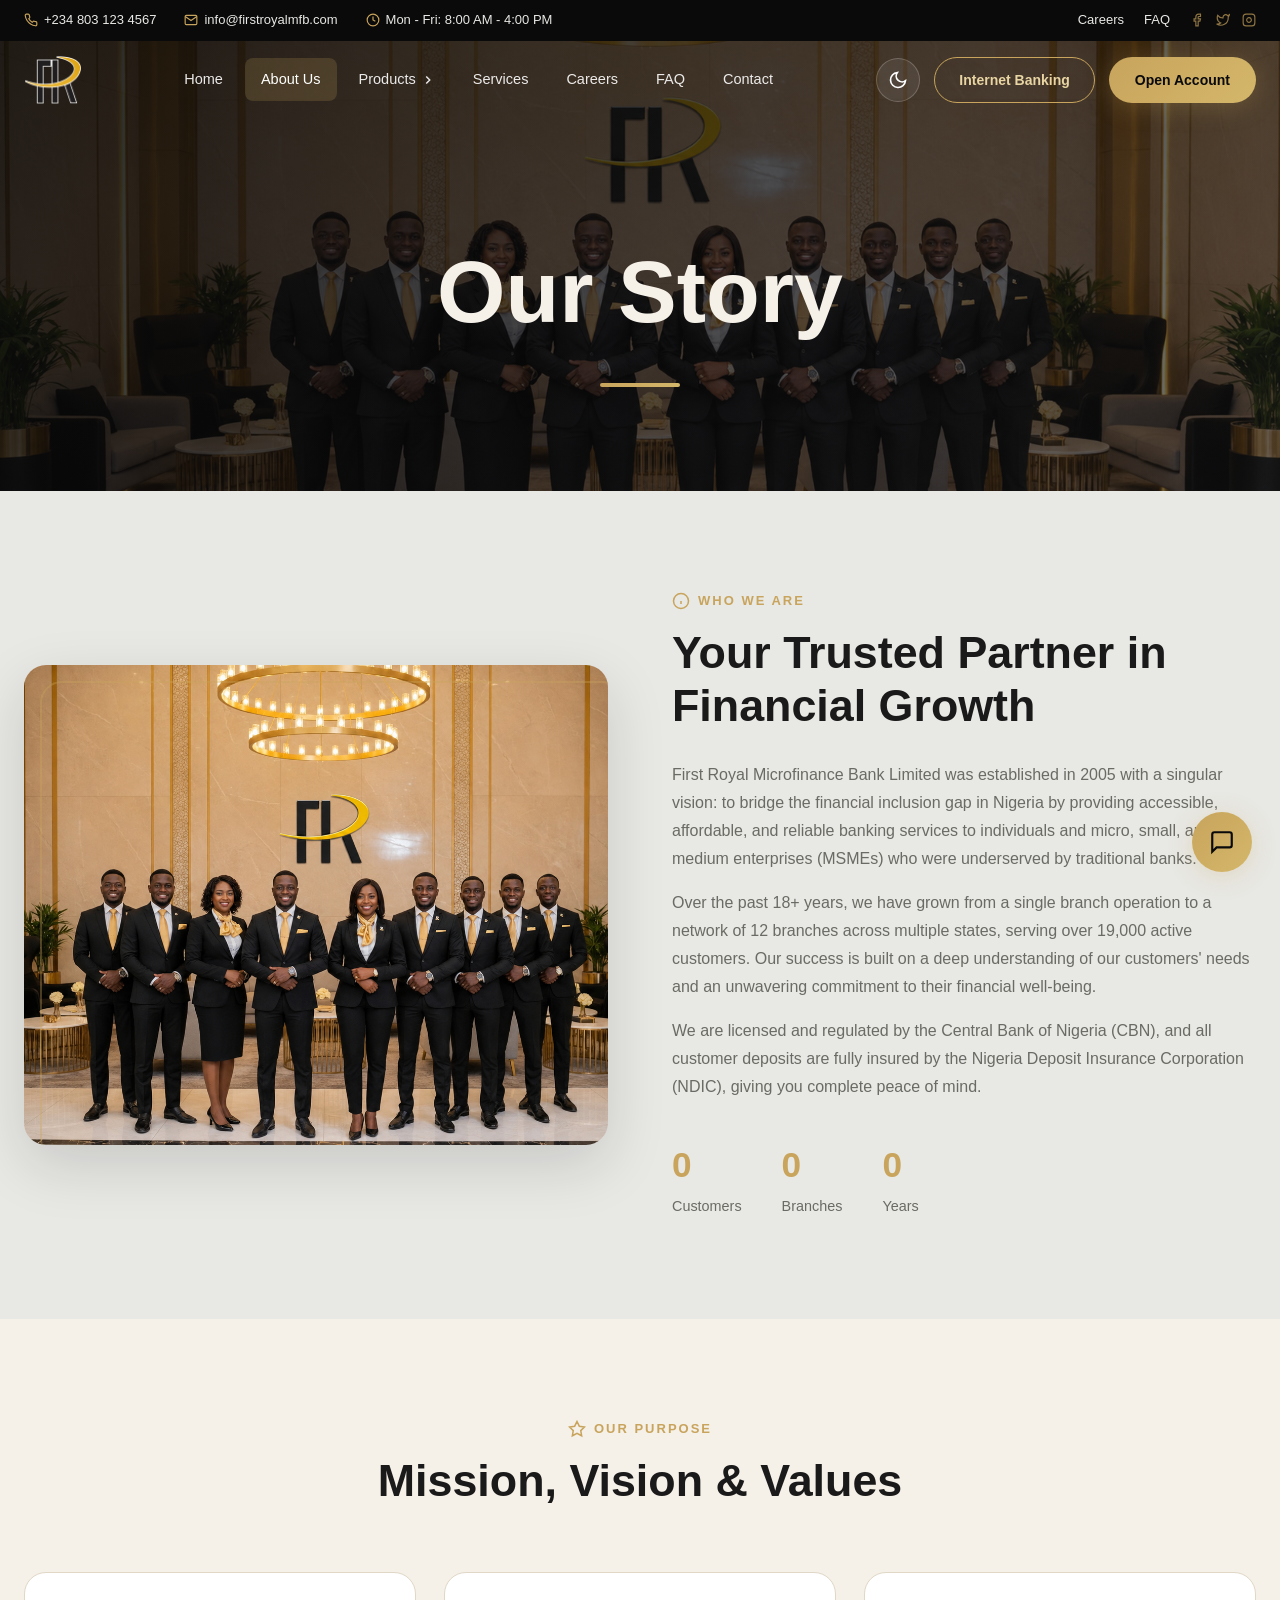
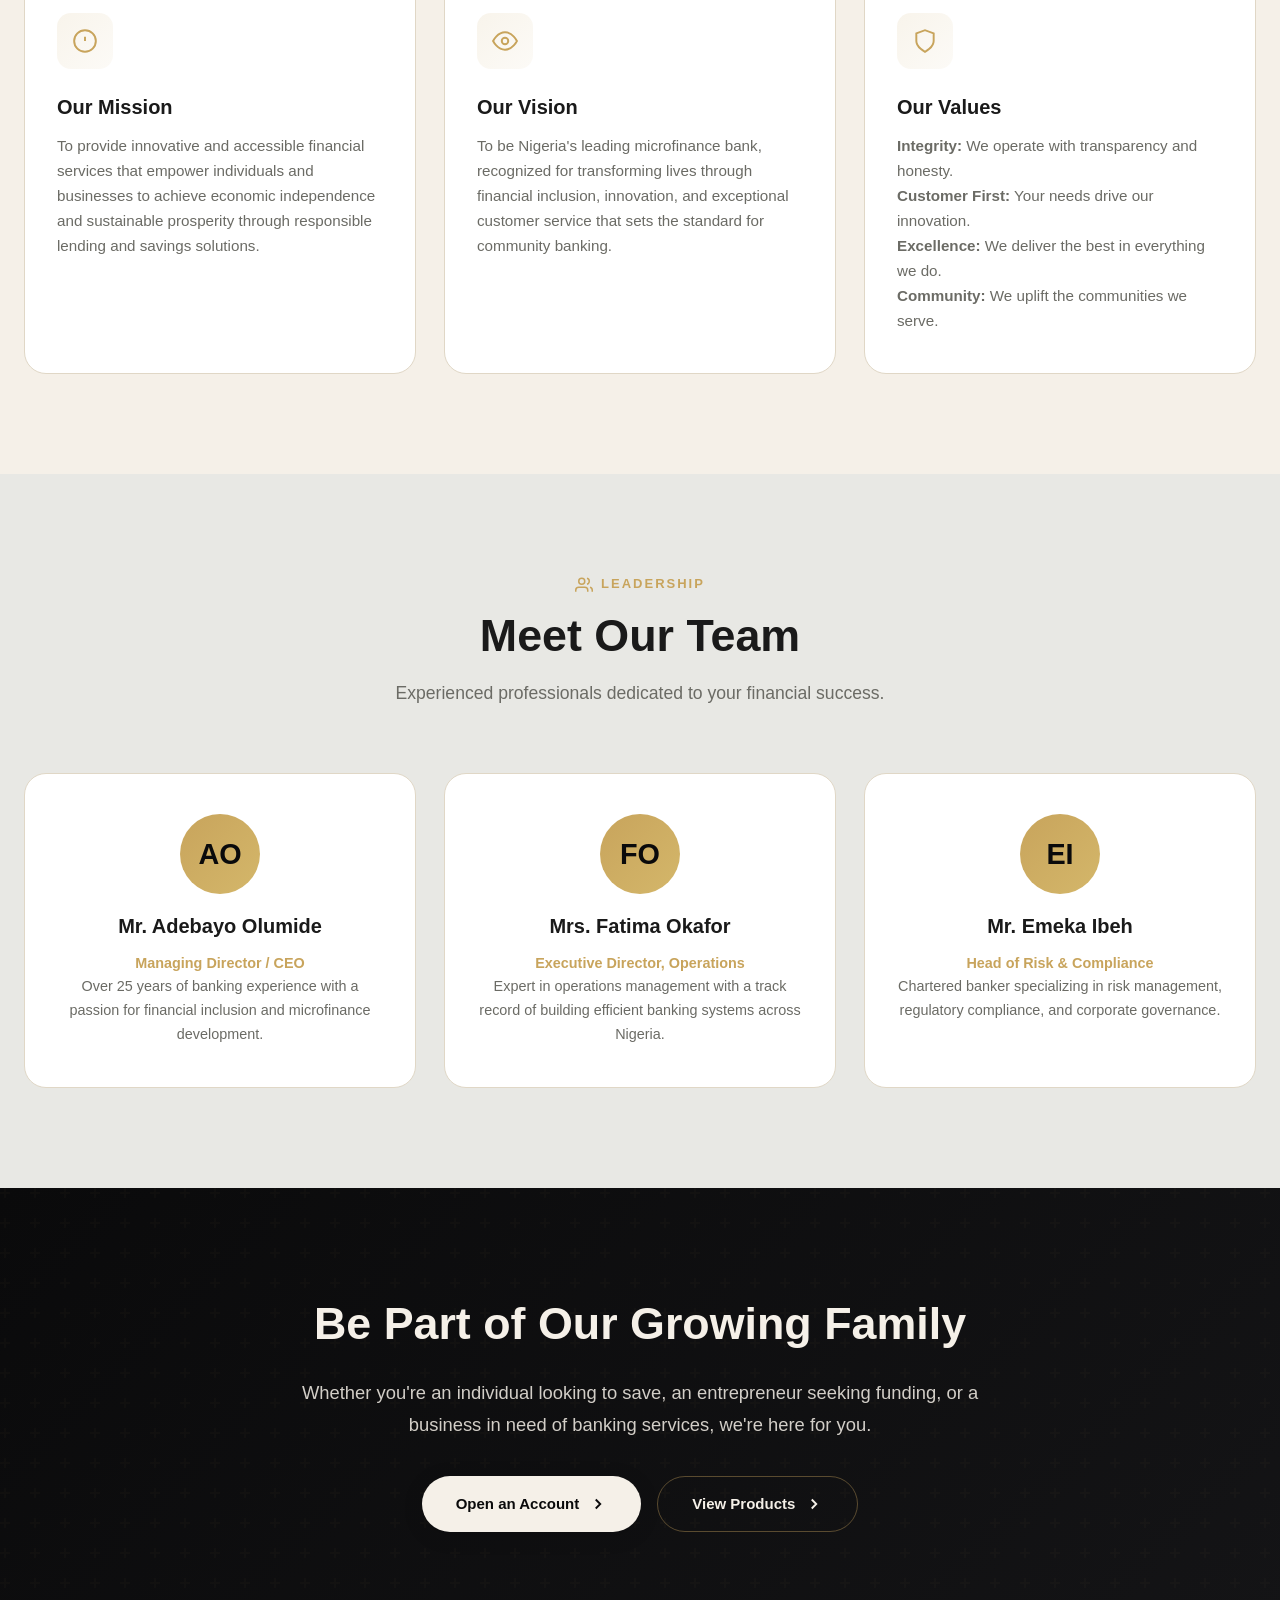
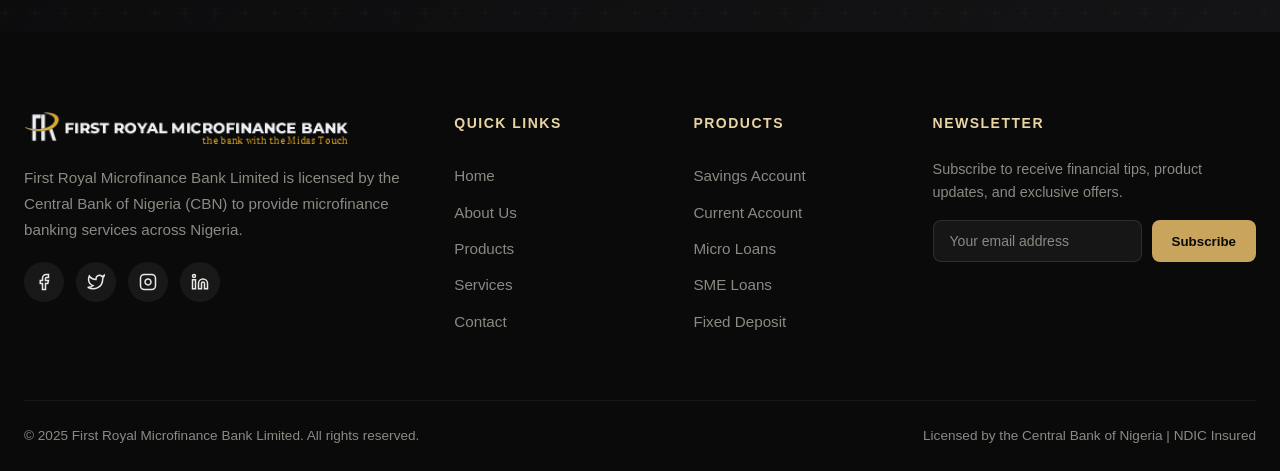
<file: about.html>
<!DOCTYPE html>
<html lang="en">
<head>
  <meta charset="UTF-8">
  <meta name="viewport" content="width=device-width, initial-scale=1.0">
  <title>About Us | First Royal Microfinance Bank</title>
  <meta name="description" content="Learn about First Royal Microfinance Bank Limited - our history, mission, vision, and commitment to financial inclusion in Nigeria since 2005.">
  <link rel="stylesheet" href="css/style.css">
</head>
<body>

  <!-- Top Bar -->
  <div class="top-bar">
    <div class="container">
      <div class="top-bar-left">
        <span><svg viewBox="0 0 24 24"><path d="M22 16.92v3a2 2 0 0 1-2.18 2 19.79 19.79 0 0 1-8.63-3.07 19.5 19.5 0 0 1-6-6 19.79 19.79 0 0 1-3.07-8.67A2 2 0 0 1 4.11 2h3a2 2 0 0 1 2 1.72 12.84 12.84 0 0 0 .7 2.81 2 2 0 0 1-.45 2.11L8.09 9.91a16 16 0 0 0 6 6l1.27-1.27a2 2 0 0 1 2.11-.45 12.84 12.84 0 0 0 2.81.7A2 2 0 0 1 22 16.92z"/></svg> +234 803 123 4567</span>
        <span><svg viewBox="0 0 24 24"><path d="M4 4h16c1.1 0 2 .9 2 2v12c0 1.1-.9 2-2 2H4c-1.1 0-2-.9-2-2V6c0-1.1.9-2 2-2z"/><polyline points="22,6 12,13 2,6"/></svg> info@firstroyalmfb.com</span>
        <span><svg viewBox="0 0 24 24"><circle cx="12" cy="12" r="10"/><polyline points="12 6 12 12 16 14"/></svg> Mon - Fri: 8:00 AM - 4:00 PM</span>
      </div>
      <div class="top-bar-right">
        <a href="career.html">Careers</a>
        <a href="faq.html">FAQ</a>
        <div class="top-bar-social">
          <a href="#" aria-label="Facebook"><svg viewBox="0 0 24 24" width="14" height="14" fill="currentColor"><path d="M18 2h-3a5 5 0 0 0-5 5v3H7v4h3v8h4v-8h3l1-4h-4V7a1 1 0 0 1 1-1h3z"/></svg></a>
          <a href="#" aria-label="Twitter"><svg viewBox="0 0 24 24" width="14" height="14" fill="currentColor"><path d="M23 3a10.9 10.9 0 0 1-3.14 1.53 4.48 4.48 0 0 0-7.86 3v1A10.66 10.66 0 0 1 3 4s-4 9 5 13a11.64 11.64 0 0 1-7 2c9 5 20 0 20-11.5a4.5 4.5 0 0 0-.08-.83A7.72 7.72 0 0 0 23 3z"/></svg></a>
          <a href="#" aria-label="Instagram"><svg viewBox="0 0 24 24" width="14" height="14" fill="currentColor"><rect x="2" y="2" width="20" height="20" rx="5" ry="5"/><path d="M16 11.37A4 4 0 1 1 12.63 8 4 4 0 0 1 16 11.37z"/><line x1="17.5" y1="6.5" x2="17.51" y2="6.5"/></svg></a>
        </div>
      </div>
    </div>
  </div>

  <!-- Navigation -->
  <nav class="nav">
    <div class="nav-inner">
      <a href="index.html" class="logo">
        <img src="images/logo-bg-blk.png" alt="First Royal MFB" class="logo-img logo-dark">
        <img src="images/logo-bg-white.png" alt="First Royal MFB" class="logo-img logo-light">
      </a>
      <ul class="nav-menu">
        <li><a href="index.html">Home</a></li>
        <li><a href="about.html" class="active">About Us</a></li>
        <li>
          <a href="products.html">Products <svg class="chevron" viewBox="0 0 24 24"><polyline points="9 18 15 12 9 6"/></svg></a>
          <div class="mega-menu">
            <div class="mega-menu-grid">
              <div class="mega-menu-col">
                <h4>Savings</h4>
                <a href="products.html#savings"><svg viewBox="0 0 24 24"><rect x="3" y="11" width="18" height="11" rx="2" ry="2"/><path d="M7 11V7a5 5 0 0 1 10 0v4"/></svg><div><span class="mm-text">Royal Savings Account</span><span class="mm-desc">Build your wealth securely</span></div></a>
                <a href="products.html#target"><svg viewBox="0 0 24 24"><circle cx="12" cy="12" r="10"/><polyline points="12 6 12 12 16 14"/></svg><div><span class="mm-text">Target Savings</span><span class="mm-desc">Save towards your goals</span></div></a>
                <a href="products.html#fixed"><svg viewBox="0 0 24 24"><rect x="3" y="4" width="18" height="18" rx="2" ry="2"/><line x1="16" y1="2" x2="16" y2="6"/><line x1="8" y1="2" x2="8" y2="6"/><line x1="3" y1="10" x2="21" y2="10"/></svg><div><span class="mm-text">Fixed Deposit</span><span class="mm-desc">Higher returns on savings</span></div></a>
              </div>
              <div class="mega-menu-col">
                <h4>Loans</h4>
                <a href="products.html#micro"><svg viewBox="0 0 24 24"><line x1="12" y1="1" x2="12" y2="23"/><path d="M17 5H9.5a3.5 3.5 0 0 0 0 7h5a3.5 3.5 0 0 1 0 7H6"/></svg><div><span class="mm-text">Micro Loans</span><span class="mm-desc">Quick access to funds</span></div></a>
                <a href="products.html#sme"><svg viewBox="0 0 24 24"><rect x="2" y="7" width="20" height="14" rx="2" ry="2"/><path d="M16 21V5a2 2 0 0 0-2-2h-4a2 2 0 0 0-2 2v16"/></svg><div><span class="mm-text">SME Loans</span><span class="mm-desc">Grow your business</span></div></a>
                <a href="products.html#group"><svg viewBox="0 0 24 24"><path d="M17 21v-2a4 4 0 0 0-4-4H5a4 4 0 0 0-4 4v2"/><circle cx="9" cy="7" r="4"/><path d="M23 21v-2a4 4 0 0 0-3-3.87"/><path d="M16 3.13a4 4 0 0 1 0 7.75"/></svg><div><span class="mm-text">Group Lending</span><span class="mm-desc">Collective financial growth</span></div></a>
              </div>
              <div class="mega-menu-col">
                <h4>Accounts</h4>
                <a href="products.html#current"><svg viewBox="0 0 24 24"><rect x="1" y="4" width="22" height="16" rx="2" ry="2"/><line x1="1" y1="10" x2="23" y2="10"/></svg><div><span class="mm-text">Current Account</span><span class="mm-desc">Daily banking made easy</span></div></a>
                <a href="products.html#corporate"><svg viewBox="0 0 24 24"><path d="M12 2L2 7l10 5 10-5-10-5zM2 17l10 5 10-5M2 12l10 5 10-5"/></svg><div><span class="mm-text">Corporate Account</span><span class="mm-desc">Solutions for enterprises</span></div></a>
              </div>
            </div>
          </div>
        </li>
        <li><a href="services.html">Services</a></li>
        <li><a href="career.html">Careers</a></li>
        <li><a href="faq.html">FAQ</a></li>
        <li><a href="contact.html">Contact</a></li>
      </ul>
      <div class="nav-cta">
        <button class="theme-toggle" id="themeToggle" aria-label="Toggle theme">
          <svg viewBox="0 0 24 24"><circle cx="12" cy="12" r="5"/><path d="M12 1v2M12 21v2M4.22 4.22l1.42 1.42M18.36 18.36l1.42 1.42M1 12h2M21 12h2M4.22 19.78l1.42-1.42M18.36 5.64l1.42-1.42"/></svg>
        </button>
        <a href="#" class="btn btn-outline">Internet Banking</a>
        <a href="contact.html" class="btn btn-gold">Open Account</a>
        <button class="menu-toggle" aria-label="Toggle menu"><span></span><span></span><span></span></button>
      </div>
    </div>
  </nav>

  <div class="mobile-overlay"></div>
<div class="mobile-menu">
    <div class="mobile-menu-header">
      <button class="mobile-menu-close" aria-label="Close menu"><svg viewBox="0 0 24 24"><line x1="18" y1="6" x2="6" y2="18"/><line x1="6" y1="6" x2="18" y2="18"/></svg></button>
    </div>
    <nav class="mobile-menu-nav">
      <a href="index.html">Home</a>
      <a href="about.html">About Us</a>
      <a href="products.html">Products</a>
      <a href="services.html">Services</a>
      <a href="career.html">Careers</a>
      <a href="faq.html">FAQ</a>
      <a href="contact.html">Contact</a>
    </nav>
    <div class="mobile-menu-footer">
      <a href="contact.html" class="btn btn-gold">Open Account</a>
      <a href="#" class="btn btn-outline">Internet Banking</a>
      <div class="mobile-menu-contact">
        <span><svg viewBox="0 0 24 24"><path d="M22 16.92v3a2 2 0 0 1-2.18 2 19.79 19.79 0 0 1-8.63-3.07 19.5 19.5 0 0 1-6-6 19.79 19.79 0 0 1-3.07-8.67A2 2 0 0 1 4.11 2h3a2 2 0 0 1 2 1.72c.13.56.35 1.17.7 2.81a2 2 0 0 1-.45 2.11L8.09 9.91a16 16 0 0 0 6 6l1.27-1.27a2 2 0 0 1 2.11-.45 12.84 12.84 0 0 0 2.81.7A2 2 0 0 1 22 16.92z"/></svg> +234 803 123 4567</span>
      </div>
    </div>
  </div>

  <!-- Hero -->
  <section class="hero-static">
    <div class="hero-static-bg" style="background-image: url('images/about.jpg')"></div>
    <div class="hero-content hero-inner">
      <h1>Our <span>Story</span></h1>
    </div>
  </section>

  <!-- Who We Are -->
  <section class="section about-section">
    <div class="container">
      <div class="about-grid">
        <div class="about-image reveal"><img src="images/about.jpg" alt="Our team at work"></div>
        <div class="about-content reveal reveal-delay-2">
          <div class="section-header">
            <div class="section-label"><svg viewBox="0 0 24 24"><circle cx="12" cy="12" r="10"/><line x1="12" y1="16" x2="12" y2="12"/><line x1="12" y1="8" x2="12.01" y2="8"/></svg> Who We Are</div>
            <h2 class="section-title">Your Trusted Partner in Financial Growth</h2>
          </div>
          <p>First Royal Microfinance Bank Limited was established in 2005 with a singular vision: to bridge the financial inclusion gap in Nigeria by providing accessible, affordable, and reliable banking services to individuals and micro, small, and medium enterprises (MSMEs) who were underserved by traditional banks.</p>
          <p>Over the past 18+ years, we have grown from a single branch operation to a network of 12 branches across multiple states, serving over 19,000 active customers. Our success is built on a deep understanding of our customers' needs and an unwavering commitment to their financial well-being.</p>
          <p>We are licensed and regulated by the Central Bank of Nigeria (CBN), and all customer deposits are fully insured by the Nigeria Deposit Insurance Corporation (NDIC), giving you complete peace of mind.</p>
          <div class="about-stats">
            <div class="about-stat"><h4 data-target="19" data-suffix="K+" data-prefix="">0</h4><span>Customers</span></div>
            <div class="about-stat"><h4 data-target="12" data-suffix="" data-prefix="">0</h4><span>Branches</span></div>
            <div class="about-stat"><h4 data-target="18" data-suffix="+" data-prefix="">0</h4><span>Years</span></div>
          </div>
        </div>
      </div>
    </div>
  </section>

  <!-- Mission & Vision -->
  <section class="section" style="background: var(--bg-body);">
    <div class="container">
      <div class="section-header reveal">
        <div class="section-label"><svg viewBox="0 0 24 24"><polygon points="12 2 15.09 8.26 22 9.27 17 14.14 18.18 21.02 12 17.77 5.82 21.02 7 14.14 2 9.27 8.91 8.26 12 2"/></svg> Our Purpose</div>
        <h2 class="section-title">Mission, Vision & Values</h2>
      </div>
      <div class="features-grid">
        <div class="feature-card reveal reveal-delay-1">
          <div class="feature-icon"><svg viewBox="0 0 24 24"><circle cx="12" cy="12" r="10"/><line x1="12" y1="8" x2="12" y2="12"/><line x1="12" y1="16" x2="12.01" y2="16"/></svg></div>
          <h3>Our Mission</h3>
          <p>To provide innovative and accessible financial services that empower individuals and businesses to achieve economic independence and sustainable prosperity through responsible lending and savings solutions.</p>
        </div>
        <div class="feature-card reveal reveal-delay-2">
          <div class="feature-icon"><svg viewBox="0 0 24 24"><path d="M1 12s4-8 11-8 11 8 11 8-4 8-11 8-11-8-11-8z"/><circle cx="12" cy="12" r="3"/></svg></div>
          <h3>Our Vision</h3>
          <p>To be Nigeria's leading microfinance bank, recognized for transforming lives through financial inclusion, innovation, and exceptional customer service that sets the standard for community banking.</p>
        </div>
        <div class="feature-card reveal reveal-delay-3">
          <div class="feature-icon"><svg viewBox="0 0 24 24"><path d="M12 22s8-4 8-10V5l-8-3-8 3v7c0 6 8 10 8 10z"/></svg></div>
          <h3>Our Values</h3>
          <p><strong>Integrity:</strong> We operate with transparency and honesty.<br><strong>Customer First:</strong> Your needs drive our innovation.<br><strong>Excellence:</strong> We deliver the best in everything we do.<br><strong>Community:</strong> We uplift the communities we serve.</p>
        </div>
      </div>
    </div>
  </section>

  <!-- Leadership -->
  <section class="section" style="background: var(--bg-alt);">
    <div class="container">
      <div class="section-header reveal">
        <div class="section-label"><svg viewBox="0 0 24 24"><path d="M17 21v-2a4 4 0 0 0-4-4H5a4 4 0 0 0-4 4v2"/><circle cx="9" cy="7" r="4"/><path d="M23 21v-2a4 4 0 0 0-3-3.87"/><path d="M16 3.13a4 4 0 0 1 0 7.75"/></svg> Leadership</div>
        <h2 class="section-title">Meet Our Team</h2>
        <p class="section-desc">Experienced professionals dedicated to your financial success.</p>
      </div>
      <div class="features-grid">
        <div class="feature-card reveal reveal-delay-1" style="text-align: center;">
          <div class="testimonial-avatar" style="width: 80px; height: 80px; font-size: 1.8rem; margin: 0 auto 16px;">AO</div>
          <h3>Mr. Adebayo Olumide</h3>
          <p style="color: var(--gold); font-weight: 600; font-size: 0.9rem;">Managing Director / CEO</p>
          <p style="font-size: 0.9rem;">Over 25 years of banking experience with a passion for financial inclusion and microfinance development.</p>
        </div>
        <div class="feature-card reveal reveal-delay-2" style="text-align: center;">
          <div class="testimonial-avatar" style="width: 80px; height: 80px; font-size: 1.8rem; margin: 0 auto 16px;">FO</div>
          <h3>Mrs. Fatima Okafor</h3>
          <p style="color: var(--gold); font-weight: 600; font-size: 0.9rem;">Executive Director, Operations</p>
          <p style="font-size: 0.9rem;">Expert in operations management with a track record of building efficient banking systems across Nigeria.</p>
        </div>
        <div class="feature-card reveal reveal-delay-3" style="text-align: center;">
          <div class="testimonial-avatar" style="width: 80px; height: 80px; font-size: 1.8rem; margin: 0 auto 16px;">EI</div>
          <h3>Mr. Emeka Ibeh</h3>
          <p style="color: var(--gold); font-weight: 600; font-size: 0.9rem;">Head of Risk & Compliance</p>
          <p style="font-size: 0.9rem;">Chartered banker specializing in risk management, regulatory compliance, and corporate governance.</p>
        </div>
      </div>
    </div>
  </section>

  <!-- CTA -->
  <section class="cta-section">
    <div class="container">
      <div class="cta-content reveal">
        <h2>Be Part of Our Growing Family</h2>
        <p>Whether you're an individual looking to save, an entrepreneur seeking funding, or a business in need of banking services, we're here for you.</p>
        <div class="hero-buttons">
          <a href="contact.html" class="hero-btn-light">Open an Account <svg width="18" height="18" viewBox="0 0 24 24" fill="none" stroke="currentColor" stroke-width="2.5"><polyline points="9 18 15 12 9 6"/></svg></a>
          <a href="products.html" class="hero-btn-outline">View Products <svg width="18" height="18" viewBox="0 0 24 24" fill="none" stroke="currentColor" stroke-width="2.5"><polyline points="9 18 15 12 9 6"/></svg></a>
        </div>
      </div>
    </div>
  </section>

  <!-- Footer -->
  <footer class="footer">
    <div class="container">
      <div class="footer-grid">
        <div class="footer-brand">
          <a href="index.html" class="logo">
            <img src="images/logo-footer.png" alt="First Royal MFB" class="footer-logo-img">
          </a>
          <p>First Royal Microfinance Bank Limited is licensed by the Central Bank of Nigeria (CBN) to provide microfinance banking services across Nigeria.</p>
          <div class="footer-social">
            <a href="#" aria-label="Facebook"><svg viewBox="0 0 24 24"><path d="M18 2h-3a5 5 0 0 0-5 5v3H7v4h3v8h4v-8h3l1-4h-4V7a1 1 0 0 1 1-1h3z"/></svg></a>
            <a href="#" aria-label="Twitter"><svg viewBox="0 0 24 24"><path d="M23 3a10.9 10.9 0 0 1-3.14 1.53 4.48 4.48 0 0 0-7.86 3v1A10.66 10.66 0 0 1 3 4s-4 9 5 13a11.64 11.64 0 0 1-7 2c9 5 20 0 20-11.5a4.5 4.5 0 0 0-.08-.83A7.72 7.72 0 0 0 23 3z"/></svg></a>
            <a href="#" aria-label="Instagram"><svg viewBox="0 0 24 24"><rect x="2" y="2" width="20" height="20" rx="5" ry="5"/><path d="M16 11.37A4 4 0 1 1 12.63 8 4 4 0 0 1 16 11.37z"/><line x1="17.5" y1="6.5" x2="17.51" y2="6.5"/></svg></a>
            <a href="#" aria-label="LinkedIn"><svg viewBox="0 0 24 24"><path d="M16 8a6 6 0 0 1 6 6v7h-4v-7a2 2 0 0 0-2-2 2 2 0 0 0-2 2v7h-4v-7a6 6 0 0 1 6-6z"/><rect x="2" y="9" width="4" height="12"/><circle cx="4" cy="4" r="2"/></svg></a>
          </div>
        </div>
        <div class="footer-col">
          <h4>Quick Links</h4>
          <a href="index.html">Home</a>
          <a href="about.html">About Us</a>
          <a href="products.html">Products</a>
          <a href="services.html">Services</a>
          <a href="contact.html">Contact</a>
        </div>
        <div class="footer-col">
          <h4>Products</h4>
          <a href="products.html#savings">Savings Account</a>
          <a href="products.html#current">Current Account</a>
          <a href="products.html#micro">Micro Loans</a>
          <a href="products.html#sme">SME Loans</a>
          <a href="products.html#fixed">Fixed Deposit</a>
        </div>
        <div class="footer-col footer-newsletter">
          <h4>Newsletter</h4>
          <p>Subscribe to receive financial tips, product updates, and exclusive offers.</p>
          <form class="newsletter-form" onsubmit="event.preventDefault(); this.querySelector('button').textContent='Subscribed!';">
            <input type="email" placeholder="Your email address" required>
            <button type="submit">Subscribe</button>
          </form>
        </div>
      </div>
      <div class="footer-bottom">
        <p>&copy; 2025 First Royal Microfinance Bank Limited. All rights reserved.</p>
        <p>Licensed by the Central Bank of Nigeria | NDIC Insured</p>
      </div>
    </div>
  </footer>

  <!-- Chat Widget -->
  <div class="chat-widget">
    <div class="chat-panel">
      <div class="chat-header">
        <h4><svg viewBox="0 0 24 24"><path d="M21 15a2 2 0 0 1-2 2H7l-4 4V5a2 2 0 0 1 2-2h14a2 2 0 0 1 2 2z"/></svg> Chat with Us</h4>
        <button class="chat-close"><svg viewBox="0 0 24 24"><line x1="18" y1="6" x2="6" y2="18"/><line x1="6" y1="6" x2="18" y2="18"/></svg></button>
      </div>
      <div class="chat-body">
        <p>Hello! Welcome to First Royal MFB. How can we assist you today?</p>
        <button class="chat-option"><svg viewBox="0 0 24 24"><circle cx="12" cy="12" r="10"/><line x1="12" y1="16" x2="12" y2="12"/><line x1="12" y1="8" x2="12.01" y2="8"/></svg> Account Opening</button>
        <button class="chat-option"><svg viewBox="0 0 24 24"><line x1="12" y1="1" x2="12" y2="23"/><path d="M17 5H9.5a3.5 3.5 0 0 0 0 7h5a3.5 3.5 0 0 1 0 7H6"/></svg> Loan Inquiry</button>
        <button class="chat-option"><svg viewBox="0 0 24 24"><circle cx="12" cy="12" r="10"/><polyline points="12 6 12 12 16 14"/></svg> Operating Hours</button>
        <button class="chat-option"><svg viewBox="0 0 24 24"><path d="M21 15a2 2 0 0 1-2 2H7l-4 4V5a2 2 0 0 1 2-2h14a2 2 0 0 1 2 2z"/></svg> Talk to an Agent</button>
      </div>
    </div>
    <button class="chat-btn" aria-label="Chat with us"><svg viewBox="0 0 24 24"><path d="M21 15a2 2 0 0 1-2 2H7l-4 4V5a2 2 0 0 1 2-2h14a2 2 0 0 1 2 2z"/></svg></button>
  </div>

  <button class="scroll-top" aria-label="Scroll to top"><svg viewBox="0 0 24 24"><polyline points="18 15 12 9 6 15"/></svg></button>

  <script src="js/main.js"></script>
</body>
</html>
</file>
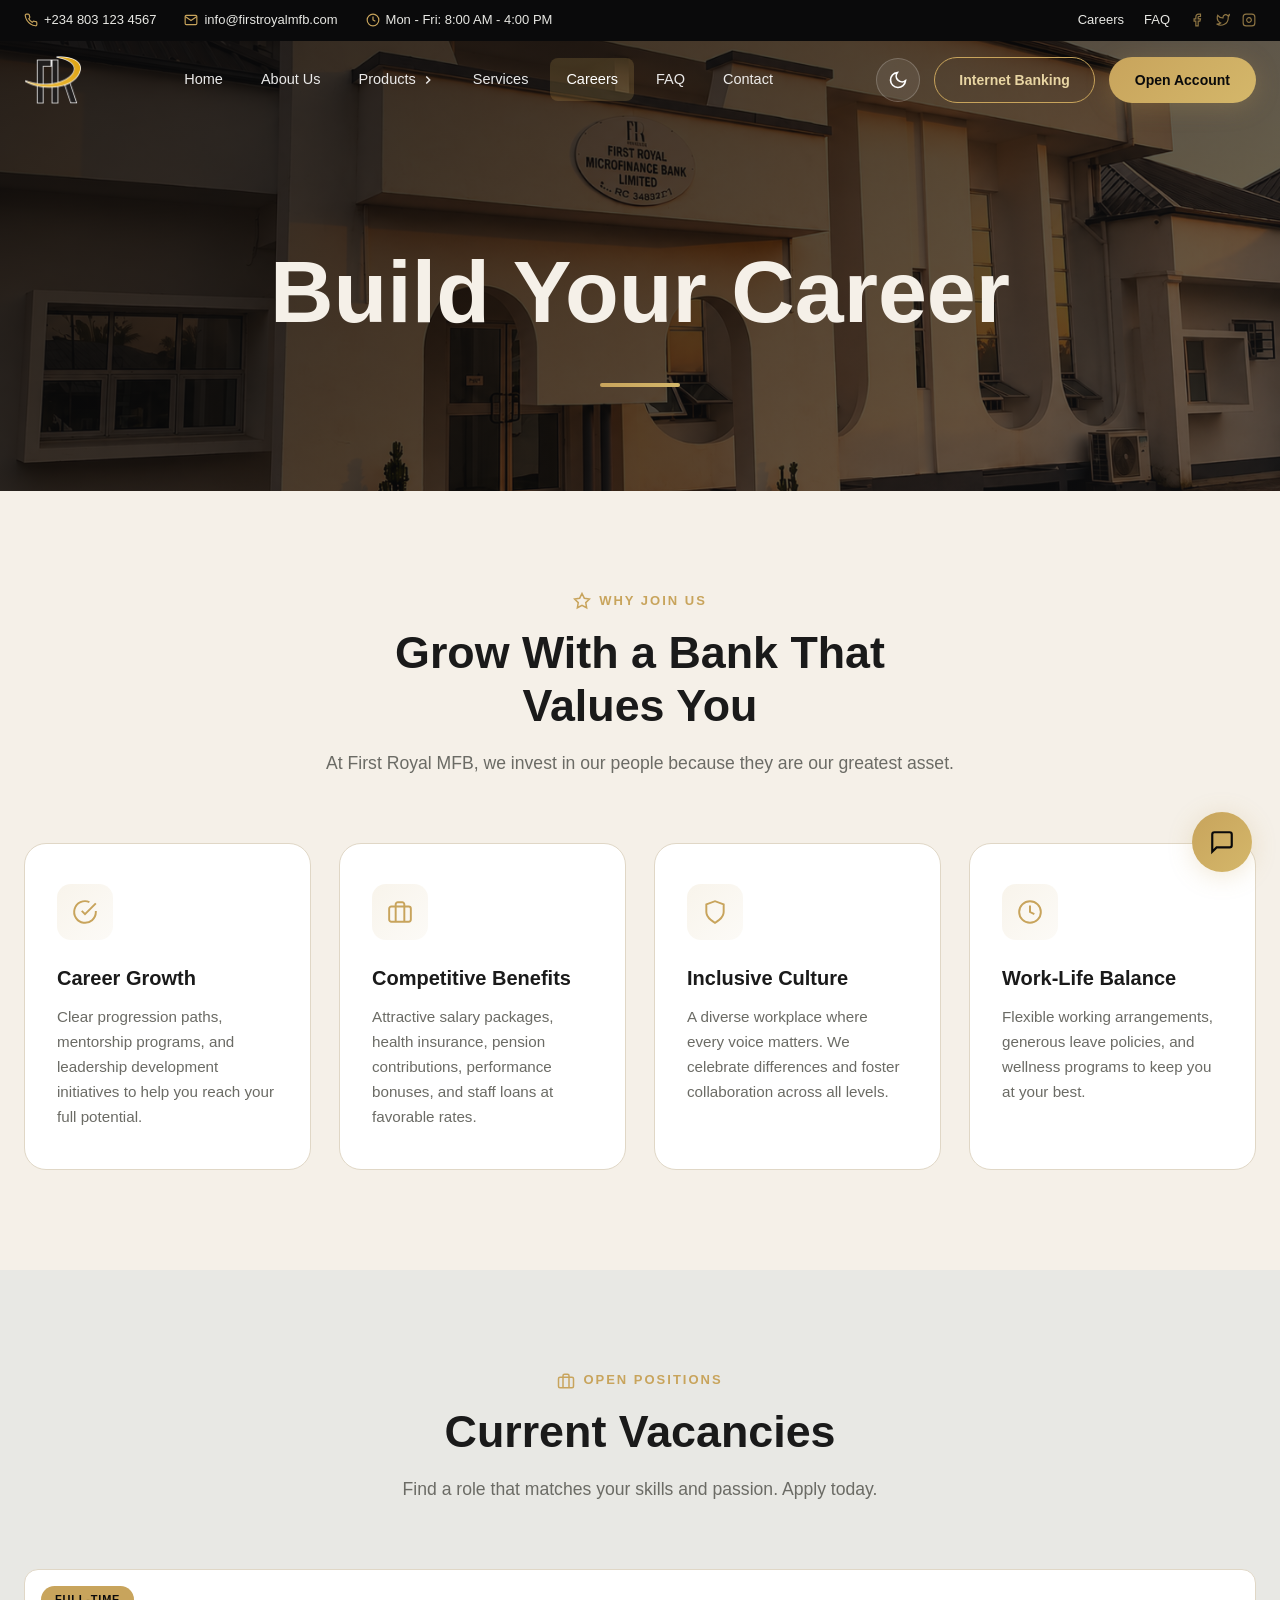
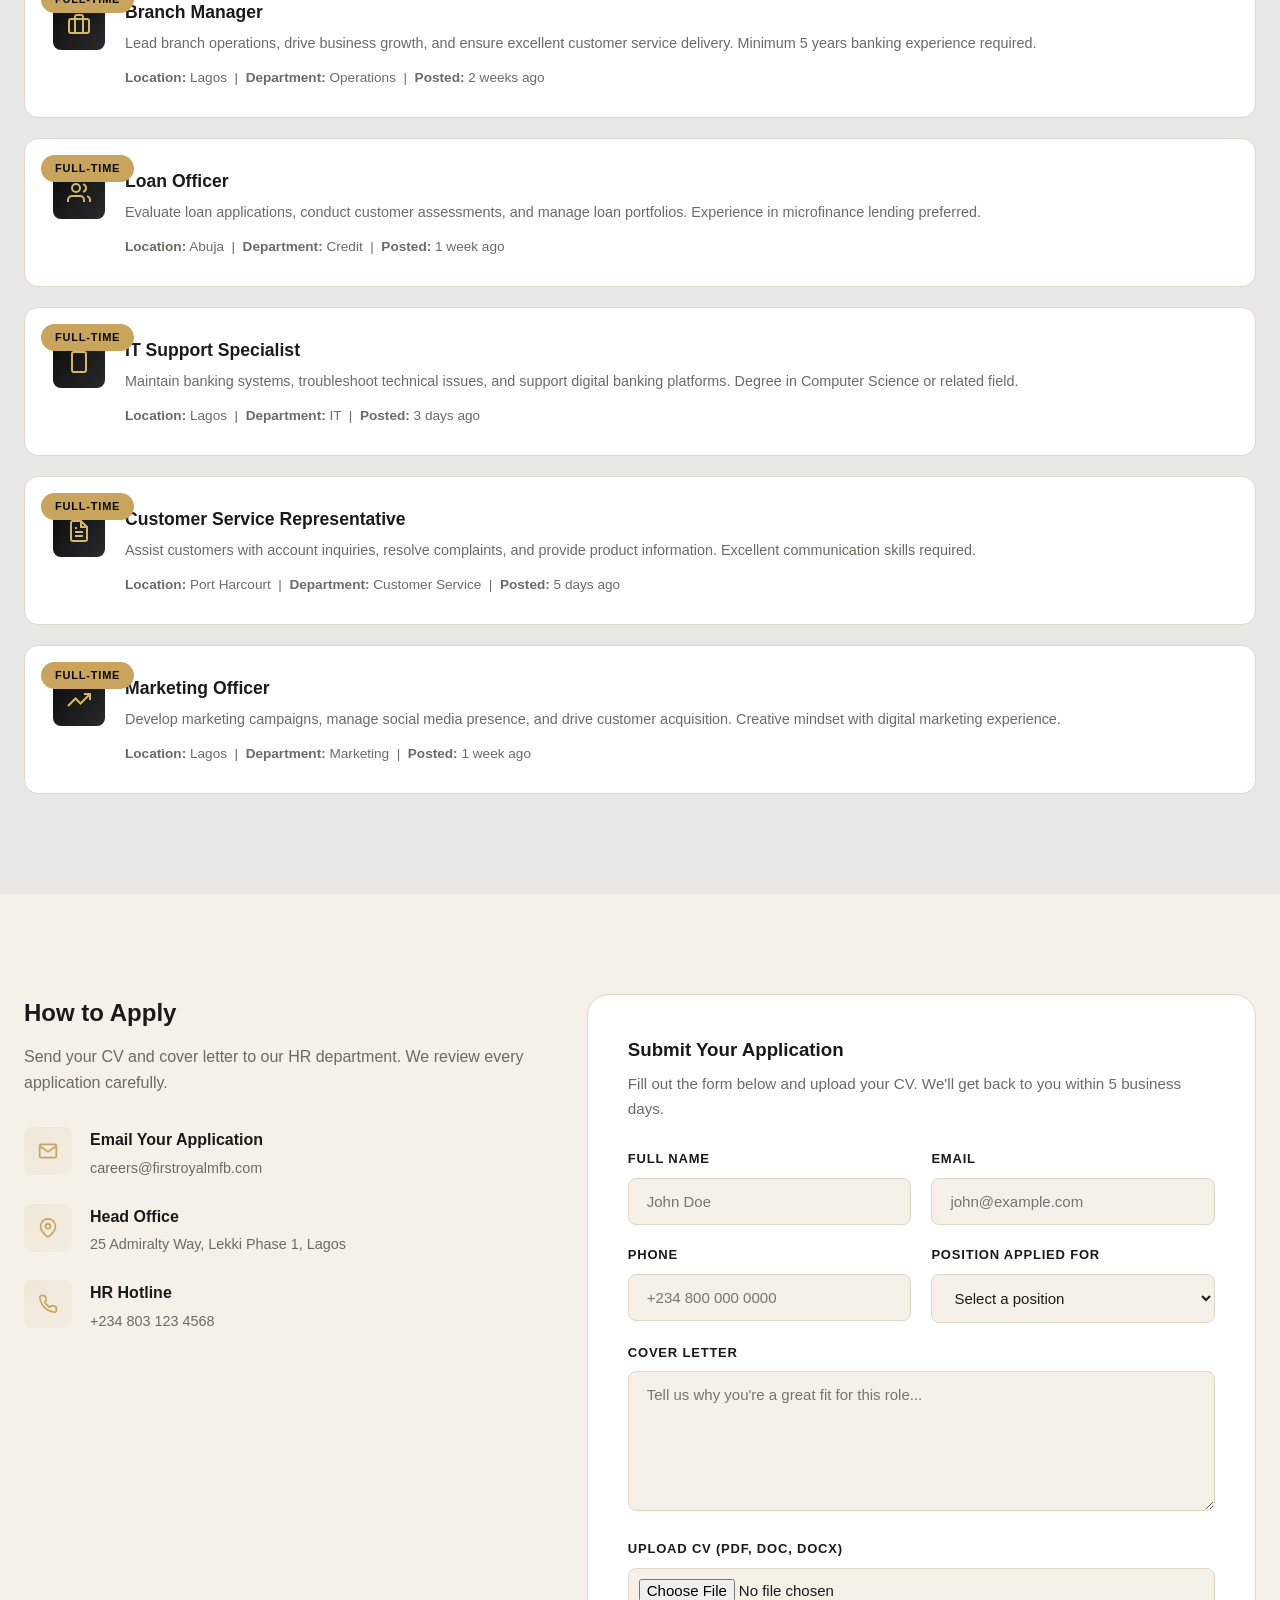
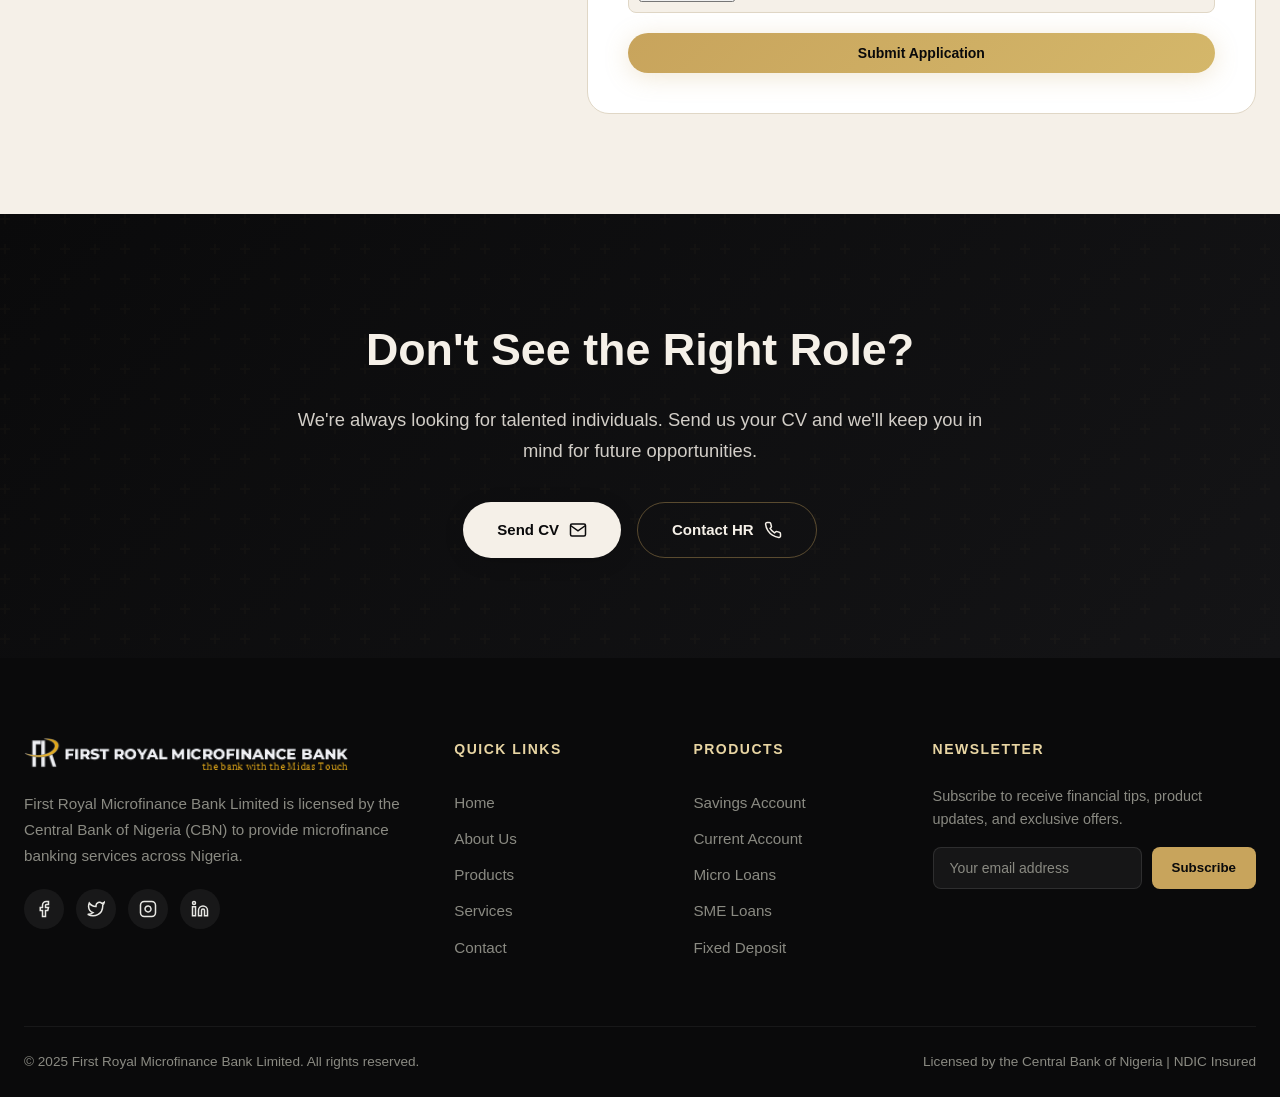
<file: career.html>
<!DOCTYPE html>
<html lang="en">
<head>
  <meta charset="UTF-8">
  <meta name="viewport" content="width=device-width, initial-scale=1.0">
  <title>Careers | First Royal Microfinance Bank</title>
  <meta name="description" content="Join the First Royal Microfinance Bank team. Explore career opportunities and grow with us.">
  <link rel="stylesheet" href="css/style.css">
</head>
<body>

  <!-- Top Bar -->
  <div class="top-bar">
    <div class="container">
      <div class="top-bar-left">
        <span><svg viewBox="0 0 24 24"><path d="M22 16.92v3a2 2 0 0 1-2.18 2 19.79 19.79 0 0 1-8.63-3.07 19.5 19.5 0 0 1-6-6 19.79 19.79 0 0 1-3.07-8.67A2 2 0 0 1 4.11 2h3a2 2 0 0 1 2 1.72 12.84 12.84 0 0 0 .7 2.81 2 2 0 0 1-.45 2.11L8.09 9.91a16 16 0 0 0 6 6l1.27-1.27a2 2 0 0 1 2.11-.45 12.84 12.84 0 0 0 2.81.7A2 2 0 0 1 22 16.92z"/></svg> +234 803 123 4567</span>
        <span><svg viewBox="0 0 24 24"><path d="M4 4h16c1.1 0 2 .9 2 2v12c0 1.1-.9 2-2 2H4c-1.1 0-2-.9-2-2V6c0-1.1.9-2 2-2z"/><polyline points="22,6 12,13 2,6"/></svg> info@firstroyalmfb.com</span>
        <span><svg viewBox="0 0 24 24"><circle cx="12" cy="12" r="10"/><polyline points="12 6 12 12 16 14"/></svg> Mon - Fri: 8:00 AM - 4:00 PM</span>
      </div>
      <div class="top-bar-right">
        <a href="career.html">Careers</a>
        <a href="faq.html">FAQ</a>
        <div class="top-bar-social">
          <a href="#" aria-label="Facebook"><svg viewBox="0 0 24 24" width="14" height="14" fill="currentColor"><path d="M18 2h-3a5 5 0 0 0-5 5v3H7v4h3v8h4v-8h3l1-4h-4V7a1 1 0 0 1 1-1h3z"/></svg></a>
          <a href="#" aria-label="Twitter"><svg viewBox="0 0 24 24" width="14" height="14" fill="currentColor"><path d="M23 3a10.9 10.9 0 0 1-3.14 1.53 4.48 4.48 0 0 0-7.86 3v1A10.66 10.66 0 0 1 3 4s-4 9 5 13a11.64 11.64 0 0 1-7 2c9 5 20 0 20-11.5a4.5 4.5 0 0 0-.08-.83A7.72 7.72 0 0 0 23 3z"/></svg></a>
          <a href="#" aria-label="Instagram"><svg viewBox="0 0 24 24" width="14" height="14" fill="currentColor"><rect x="2" y="2" width="20" height="20" rx="5" ry="5"/><path d="M16 11.37A4 4 0 1 1 12.63 8 4 4 0 0 1 16 11.37z"/><line x1="17.5" y1="6.5" x2="17.51" y2="6.5"/></svg></a>
        </div>
      </div>
    </div>
  </div>

  <!-- Navigation -->
  <nav class="nav">
    <div class="nav-inner">
      <a href="index.html" class="logo">
        <img src="images/logo-bg-blk.png" alt="First Royal MFB" class="logo-img logo-dark">
        <img src="images/logo-bg-white.png" alt="First Royal MFB" class="logo-img logo-light">
      </a>
      <ul class="nav-menu">
        <li><a href="index.html">Home</a></li>
        <li><a href="about.html">About Us</a></li>
        <li>
          <a href="products.html">Products <svg class="chevron" viewBox="0 0 24 24"><polyline points="9 18 15 12 9 6"/></svg></a>
          <div class="mega-menu">
            <div class="mega-menu-grid">
              <div class="mega-menu-col">
                <h4>Savings</h4>
                <a href="products.html#savings"><svg viewBox="0 0 24 24"><rect x="3" y="11" width="18" height="11" rx="2" ry="2"/><path d="M7 11V7a5 5 0 0 1 10 0v4"/></svg><div><span class="mm-text">Royal Savings Account</span><span class="mm-desc">Build your wealth securely</span></div></a>
                <a href="products.html#target"><svg viewBox="0 0 24 24"><circle cx="12" cy="12" r="10"/><polyline points="12 6 12 12 16 14"/></svg><div><span class="mm-text">Target Savings</span><span class="mm-desc">Save towards your goals</span></div></a>
                <a href="products.html#fixed"><svg viewBox="0 0 24 24"><rect x="3" y="4" width="18" height="18" rx="2" ry="2"/><line x1="16" y1="2" x2="16" y2="6"/><line x1="8" y1="2" x2="8" y2="6"/><line x1="3" y1="10" x2="21" y2="10"/></svg><div><span class="mm-text">Fixed Deposit</span><span class="mm-desc">Higher returns on savings</span></div></a>
              </div>
              <div class="mega-menu-col">
                <h4>Loans</h4>
                <a href="products.html#micro"><svg viewBox="0 0 24 24"><line x1="12" y1="1" x2="12" y2="23"/><path d="M17 5H9.5a3.5 3.5 0 0 0 0 7h5a3.5 3.5 0 0 1 0 7H6"/></svg><div><span class="mm-text">Micro Loans</span><span class="mm-desc">Quick access to funds</span></div></a>
                <a href="products.html#sme"><svg viewBox="0 0 24 24"><rect x="2" y="7" width="20" height="14" rx="2" ry="2"/><path d="M16 21V5a2 2 0 0 0-2-2h-4a2 2 0 0 0-2 2v16"/></svg><div><span class="mm-text">SME Loans</span><span class="mm-desc">Grow your business</span></div></a>
                <a href="products.html#group"><svg viewBox="0 0 24 24"><path d="M17 21v-2a4 4 0 0 0-4-4H5a4 4 0 0 0-4 4v2"/><circle cx="9" cy="7" r="4"/><path d="M23 21v-2a4 4 0 0 0-3-3.87"/><path d="M16 3.13a4 4 0 0 1 0 7.75"/></svg><div><span class="mm-text">Group Lending</span><span class="mm-desc">Collective financial growth</span></div></a>
              </div>
              <div class="mega-menu-col">
                <h4>Accounts</h4>
                <a href="products.html#current"><svg viewBox="0 0 24 24"><rect x="1" y="4" width="22" height="16" rx="2" ry="2"/><line x1="1" y1="10" x2="23" y2="10"/></svg><div><span class="mm-text">Current Account</span><span class="mm-desc">Daily banking made easy</span></div></a>
                <a href="products.html#corporate"><svg viewBox="0 0 24 24"><path d="M12 2L2 7l10 5 10-5-10-5zM2 17l10 5 10-5M2 12l10 5 10-5"/></svg><div><span class="mm-text">Corporate Account</span><span class="mm-desc">Solutions for enterprises</span></div></a>
              </div>
            </div>
          </div>
        </li>
        <li><a href="services.html">Services</a></li>
        <li><a href="career.html" class="active">Careers</a></li>
        <li><a href="faq.html">FAQ</a></li>
        <li><a href="contact.html">Contact</a></li>
      </ul>
      <div class="nav-cta">
        <button class="theme-toggle" id="themeToggle" aria-label="Toggle theme">
          <svg viewBox="0 0 24 24"><circle cx="12" cy="12" r="5"/><path d="M12 1v2M12 21v2M4.22 4.22l1.42 1.42M18.36 18.36l1.42 1.42M1 12h2M21 12h2M4.22 19.78l1.42-1.42M18.36 5.64l1.42-1.42"/></svg>
        </button>
        <a href="#" class="btn btn-outline">Internet Banking</a>
        <a href="contact.html" class="btn btn-gold">Open Account</a>
        <button class="menu-toggle" aria-label="Toggle menu"><span></span><span></span><span></span></button>
      </div>
    </div>
  </nav>

  <div class="mobile-overlay"></div>
<div class="mobile-menu">
    <div class="mobile-menu-header">
      <button class="mobile-menu-close" aria-label="Close menu"><svg viewBox="0 0 24 24"><line x1="18" y1="6" x2="6" y2="18"/><line x1="6" y1="6" x2="18" y2="18"/></svg></button>
    </div>
    <nav class="mobile-menu-nav">
      <a href="index.html">Home</a>
      <a href="about.html">About Us</a>
      <a href="products.html">Products</a>
      <a href="services.html">Services</a>
      <a href="career.html">Careers</a>
      <a href="faq.html">FAQ</a>
      <a href="contact.html">Contact</a>
    </nav>
    <div class="mobile-menu-footer">
      <a href="contact.html" class="btn btn-gold">Open Account</a>
      <a href="#" class="btn btn-outline">Internet Banking</a>
      <div class="mobile-menu-contact">
        <span><svg viewBox="0 0 24 24"><path d="M22 16.92v3a2 2 0 0 1-2.18 2 19.79 19.79 0 0 1-8.63-3.07 19.5 19.5 0 0 1-6-6 19.79 19.79 0 0 1-3.07-8.67A2 2 0 0 1 4.11 2h3a2 2 0 0 1 2 1.72c.13.56.35 1.17.7 2.81a2 2 0 0 1-.45 2.11L8.09 9.91a16 16 0 0 0 6 6l1.27-1.27a2 2 0 0 1 2.11-.45 12.84 12.84 0 0 0 2.81.7A2 2 0 0 1 22 16.92z"/></svg> +234 803 123 4567</span>
      </div>
    </div>
  </div>

  <!-- Hero -->
  <section class="hero-static">
    <div class="hero-static-bg" style="background-image: url('images/Front.png')"></div>
    <div class="hero-content hero-inner">
      <h1>Build Your <span>Career</span></h1>
    </div>
  </section>

  <!-- Why Join Us -->
  <section class="section">
    <div class="container">
      <div class="section-header reveal">
        <div class="section-label"><svg viewBox="0 0 24 24"><polygon points="12 2 15.09 8.26 22 9.27 17 14.14 18.18 21.02 12 17.77 5.82 21.02 7 14.14 2 9.27 8.91 8.26 12 2"/></svg> Why Join Us</div>
        <h2 class="section-title">Grow With a Bank That Values You</h2>
        <p class="section-desc">At First Royal MFB, we invest in our people because they are our greatest asset.</p>
      </div>
      <div class="features-grid">
        <div class="feature-card reveal reveal-delay-1">
          <div class="feature-icon"><svg viewBox="0 0 24 24"><path d="M22 11.08V12a10 10 0 1 1-5.93-9.14"/><polyline points="22 4 12 14.01 9 11.01"/></svg></div>
          <h3>Career Growth</h3>
          <p>Clear progression paths, mentorship programs, and leadership development initiatives to help you reach your full potential.</p>
        </div>
        <div class="feature-card reveal reveal-delay-2">
          <div class="feature-icon"><svg viewBox="0 0 24 24"><rect x="2" y="7" width="20" height="14" rx="2" ry="2"/><path d="M16 21V5a2 2 0 0 0-2-2h-4a2 2 0 0 0-2 2v16"/></svg></div>
          <h3>Competitive Benefits</h3>
          <p>Attractive salary packages, health insurance, pension contributions, performance bonuses, and staff loans at favorable rates.</p>
        </div>
        <div class="feature-card reveal reveal-delay-3">
          <div class="feature-icon"><svg viewBox="0 0 24 24"><path d="M12 22s8-4 8-10V5l-8-3-8 3v7c0 6 8 10 8 10z"/></svg></div>
          <h3>Inclusive Culture</h3>
          <p>A diverse workplace where every voice matters. We celebrate differences and foster collaboration across all levels.</p>
        </div>
        <div class="feature-card reveal reveal-delay-4">
          <div class="feature-icon"><svg viewBox="0 0 24 24"><circle cx="12" cy="12" r="10"/><polyline points="12 6 12 12 16 14"/></svg></div>
          <h3>Work-Life Balance</h3>
          <p>Flexible working arrangements, generous leave policies, and wellness programs to keep you at your best.</p>
        </div>
      </div>
    </div>
  </section>

  <!-- Open Positions -->
  <section class="section" style="background: var(--bg-alt);">
    <div class="container">
      <div class="section-header reveal">
        <div class="section-label"><svg viewBox="0 0 24 24"><rect x="2" y="7" width="20" height="14" rx="2" ry="2"/><path d="M16 21V5a2 2 0 0 0-2-2h-4a2 2 0 0 0-2 2v16"/></svg> Open Positions</div>
        <h2 class="section-title">Current Vacancies</h2>
        <p class="section-desc">Find a role that matches your skills and passion. Apply today.</p>
      </div>
      <div class="services-grid" style="grid-template-columns: 1fr;">
        <div class="service-item reveal">
          <div class="service-icon"><svg viewBox="0 0 24 24"><rect x="2" y="7" width="20" height="14" rx="2" ry="2"/><path d="M16 21V5a2 2 0 0 0-2-2h-4a2 2 0 0 0-2 2v16"/></svg></div>
          <div style="flex: 1;">
            <div style="display: flex; justify-content: space-between; align-items: flex-start; flex-wrap: wrap; gap: 8px;">
              <h4>Branch Manager</h4>
              <span class="product-badge">Full-time</span>
            </div>
            <p style="margin-bottom: 12px;">Lead branch operations, drive business growth, and ensure excellent customer service delivery. Minimum 5 years banking experience required.</p>
            <p style="font-size: 0.85rem; color: var(--text-muted);"><strong>Location:</strong> Lagos &nbsp;|&nbsp; <strong>Department:</strong> Operations &nbsp;|&nbsp; <strong>Posted:</strong> 2 weeks ago</p>
          </div>
        </div>
        <div class="service-item reveal reveal-delay-1">
          <div class="service-icon"><svg viewBox="0 0 24 24"><path d="M17 21v-2a4 4 0 0 0-4-4H5a4 4 0 0 0-4 4v2"/><circle cx="9" cy="7" r="4"/><path d="M23 21v-2a4 4 0 0 0-3-3.87"/><path d="M16 3.13a4 4 0 0 1 0 7.75"/></svg></div>
          <div style="flex: 1;">
            <div style="display: flex; justify-content: space-between; align-items: flex-start; flex-wrap: wrap; gap: 8px;">
              <h4>Loan Officer</h4>
              <span class="product-badge">Full-time</span>
            </div>
            <p style="margin-bottom: 12px;">Evaluate loan applications, conduct customer assessments, and manage loan portfolios. Experience in microfinance lending preferred.</p>
            <p style="font-size: 0.85rem; color: var(--text-muted);"><strong>Location:</strong> Abuja &nbsp;|&nbsp; <strong>Department:</strong> Credit &nbsp;|&nbsp; <strong>Posted:</strong> 1 week ago</p>
          </div>
        </div>
        <div class="service-item reveal reveal-delay-2">
          <div class="service-icon"><svg viewBox="0 0 24 24"><rect x="5" y="2" width="14" height="20" rx="2" ry="2"/><line x1="12" y1="18" x2="12.01" y2="18"/></svg></div>
          <div style="flex: 1;">
            <div style="display: flex; justify-content: space-between; align-items: flex-start; flex-wrap: wrap; gap: 8px;">
              <h4>IT Support Specialist</h4>
              <span class="product-badge">Full-time</span>
            </div>
            <p style="margin-bottom: 12px;">Maintain banking systems, troubleshoot technical issues, and support digital banking platforms. Degree in Computer Science or related field.</p>
            <p style="font-size: 0.85rem; color: var(--text-muted);"><strong>Location:</strong> Lagos &nbsp;|&nbsp; <strong>Department:</strong> IT &nbsp;|&nbsp; <strong>Posted:</strong> 3 days ago</p>
          </div>
        </div>
        <div class="service-item reveal reveal-delay-1">
          <div class="service-icon"><svg viewBox="0 0 24 24"><path d="M14 2H6a2 2 0 0 0-2 2v16a2 2 0 0 0 2 2h12a2 2 0 0 0 2-2V8z"/><polyline points="14 2 14 8 20 8"/><line x1="16" y1="13" x2="8" y2="13"/><line x1="16" y1="17" x2="8" y2="17"/><polyline points="10 9 9 9 8 9"/></svg></div>
          <div style="flex: 1;">
            <div style="display: flex; justify-content: space-between; align-items: flex-start; flex-wrap: wrap; gap: 8px;">
              <h4>Customer Service Representative</h4>
              <span class="product-badge">Full-time</span>
            </div>
            <p style="margin-bottom: 12px;">Assist customers with account inquiries, resolve complaints, and provide product information. Excellent communication skills required.</p>
            <p style="font-size: 0.85rem; color: var(--text-muted);"><strong>Location:</strong> Port Harcourt &nbsp;|&nbsp; <strong>Department:</strong> Customer Service &nbsp;|&nbsp; <strong>Posted:</strong> 5 days ago</p>
          </div>
        </div>
        <div class="service-item reveal reveal-delay-2">
          <div class="service-icon"><svg viewBox="0 0 24 24"><polyline points="23 6 13.5 15.5 8.5 10.5 1 18"/><polyline points="17 6 23 6 23 12"/></svg></div>
          <div style="flex: 1;">
            <div style="display: flex; justify-content: space-between; align-items: flex-start; flex-wrap: wrap; gap: 8px;">
              <h4>Marketing Officer</h4>
              <span class="product-badge">Full-time</span>
            </div>
            <p style="margin-bottom: 12px;">Develop marketing campaigns, manage social media presence, and drive customer acquisition. Creative mindset with digital marketing experience.</p>
            <p style="font-size: 0.85rem; color: var(--text-muted);"><strong>Location:</strong> Lagos &nbsp;|&nbsp; <strong>Department:</strong> Marketing &nbsp;|&nbsp; <strong>Posted:</strong> 1 week ago</p>
          </div>
        </div>
      </div>
    </div>
  </section>

  <!-- Application CTA -->
  <section class="section" style="background: var(--bg-body);">
    <div class="container">
      <div class="contact-grid reveal">
        <div class="contact-info">
          <h3>How to Apply</h3>
          <p>Send your CV and cover letter to our HR department. We review every application carefully.</p>
          <div class="contact-item">
            <div class="contact-item-icon"><svg viewBox="0 0 24 24"><path d="M4 4h16c1.1 0 2 .9 2 2v12c0 1.1-.9 2-2 2H4c-1.1 0-2-.9-2-2V6c0-1.1.9-2 2-2z"/><polyline points="22,6 12,13 2,6"/></svg></div>
            <div><h5>Email Your Application</h5><p>careers@firstroyalmfb.com</p></div>
          </div>
          <div class="contact-item">
            <div class="contact-item-icon"><svg viewBox="0 0 24 24"><path d="M21 10c0 7-9 13-9 13s-9-6-9-13a9 9 0 0 1 18 0z"/><circle cx="12" cy="10" r="3"/></svg></div>
            <div><h5>Head Office</h5><p>25 Admiralty Way, Lekki Phase 1, Lagos</p></div>
          </div>
          <div class="contact-item">
            <div class="contact-item-icon"><svg viewBox="0 0 24 24"><path d="M22 16.92v3a2 2 0 0 1-2.18 2 19.79 19.79 0 0 1-8.63-3.07 19.5 19.5 0 0 1-6-6 19.79 19.79 0 0 1-3.07-8.67A2 2 0 0 1 4.11 2h3a2 2 0 0 1 2 1.72 12.84 12.84 0 0 0 .7 2.81 2 2 0 0 1-.45 2.11L8.09 9.91a16 16 0 0 0 6 6l1.27-1.27a2 2 0 0 1 2.11-.45 12.84 12.84 0 0 0 2.81.7A2 2 0 0 1 22 16.92z"/></svg></div>
            <div><h5>HR Hotline</h5><p>+234 803 123 4568</p></div>
          </div>
        </div>
        <div class="contact-form">
          <h3 style="margin-bottom: 8px;">Submit Your Application</h3>
          <p style="color: var(--text-muted); margin-bottom: 28px; font-size: 0.95rem;">Fill out the form below and upload your CV. We'll get back to you within 5 business days.</p>
          <form id="careerForm">
            <div class="form-row">
              <div class="form-group"><label for="cfName">Full Name</label><input type="text" id="cfName" placeholder="John Doe" required></div>
              <div class="form-group"><label for="cfEmail">Email</label><input type="email" id="cfEmail" placeholder="john@example.com" required></div>
            </div>
            <div class="form-row">
              <div class="form-group"><label for="cfPhone">Phone</label><input type="tel" id="cfPhone" placeholder="+234 800 000 0000" required></div>
              <div class="form-group"><label for="cfPosition">Position Applied For</label>
                <select id="cfPosition" required>
                  <option value="">Select a position</option>
                  <option>Branch Manager</option>
                  <option>Loan Officer</option>
                  <option>IT Support Specialist</option>
                  <option>Customer Service Representative</option>
                  <option>Marketing Officer</option>
                  <option>Other</option>
                </select>
              </div>
            </div>
            <div class="form-group"><label for="cfMessage">Cover Letter</label><textarea id="cfMessage" placeholder="Tell us why you're a great fit for this role..."></textarea></div>
            <div class="form-group">
              <label for="cfFile">Upload CV (PDF, DOC, DOCX)</label>
              <input type="file" id="cfFile" accept=".pdf,.doc,.docx" style="padding: 10px;">
            </div>
            <button type="submit" class="btn btn-gold" style="width: 100%; justify-content: center;">Submit Application</button>
          </form>
        </div>
      </div>
    </div>
  </section>

  <!-- CTA Section -->
  <section class="cta-section">
    <div class="container">
      <div class="cta-content reveal">
        <h2>Don't See the Right Role?</h2>
        <p>We're always looking for talented individuals. Send us your CV and we'll keep you in mind for future opportunities.</p>
        <div class="hero-buttons">
          <a href="mailto:careers@firstroyalmfb.com" class="hero-btn-light">Send CV <svg width="18" height="18" viewBox="0 0 24 24" fill="none" stroke="currentColor" stroke-width="2"><path d="M4 4h16c1.1 0 2 .9 2 2v12c0 1.1-.9 2-2 2H4c-1.1 0-2-.9-2-2V6c0-1.1.9-2 2-2z"/><polyline points="22,6 12,13 2,6"/></svg></a>
          <a href="contact.html" class="hero-btn-outline">Contact HR <svg width="18" height="18" viewBox="0 0 24 24" fill="none" stroke="currentColor" stroke-width="2"><path d="M22 16.92v3a2 2 0 0 1-2.18 2 19.79 19.79 0 0 1-8.63-3.07 19.5 19.5 0 0 1-6-6 19.79 19.79 0 0 1-3.07-8.67A2 2 0 0 1 4.11 2h3a2 2 0 0 1 2 1.72 12.84 12.84 0 0 0 .7 2.81 2 2 0 0 1-.45 2.11L8.09 9.91a16 16 0 0 0 6 6l1.27-1.27a2 2 0 0 1 2.11-.45 12.84 12.84 0 0 0 2.81.7A2 2 0 0 1 22 16.92z"/></svg></a>
        </div>
      </div>
    </div>
  </section>

  <!-- Footer -->
  <footer class="footer">
    <div class="container">
      <div class="footer-grid">
        <div class="footer-brand">
          <a href="index.html" class="logo">
            <img src="images/logo-footer.png" alt="First Royal MFB" class="footer-logo-img">
          </a>
          <p>First Royal Microfinance Bank Limited is licensed by the Central Bank of Nigeria (CBN) to provide microfinance banking services across Nigeria.</p>
          <div class="footer-social">
            <a href="#" aria-label="Facebook"><svg viewBox="0 0 24 24"><path d="M18 2h-3a5 5 0 0 0-5 5v3H7v4h3v8h4v-8h3l1-4h-4V7a1 1 0 0 1 1-1h3z"/></svg></a>
            <a href="#" aria-label="Twitter"><svg viewBox="0 0 24 24"><path d="M23 3a10.9 10.9 0 0 1-3.14 1.53 4.48 4.48 0 0 0-7.86 3v1A10.66 10.66 0 0 1 3 4s-4 9 5 13a11.64 11.64 0 0 1-7 2c9 5 20 0 20-11.5a4.5 4.5 0 0 0-.08-.83A7.72 7.72 0 0 0 23 3z"/></svg></a>
            <a href="#" aria-label="Instagram"><svg viewBox="0 0 24 24"><rect x="2" y="2" width="20" height="20" rx="5" ry="5"/><path d="M16 11.37A4 4 0 1 1 12.63 8 4 4 0 0 1 16 11.37z"/><line x1="17.5" y1="6.5" x2="17.51" y2="6.5"/></svg></a>
            <a href="#" aria-label="LinkedIn"><svg viewBox="0 0 24 24"><path d="M16 8a6 6 0 0 1 6 6v7h-4v-7a2 2 0 0 0-2-2 2 2 0 0 0-2 2v7h-4v-7a6 6 0 0 1 6-6z"/><rect x="2" y="9" width="4" height="12"/><circle cx="4" cy="4" r="2"/></svg></a>
          </div>
        </div>
        <div class="footer-col">
          <h4>Quick Links</h4>
          <a href="index.html">Home</a>
          <a href="about.html">About Us</a>
          <a href="products.html">Products</a>
          <a href="services.html">Services</a>
          <a href="contact.html">Contact</a>
        </div>
        <div class="footer-col">
          <h4>Products</h4>
          <a href="products.html#savings">Savings Account</a>
          <a href="products.html#current">Current Account</a>
          <a href="products.html#micro">Micro Loans</a>
          <a href="products.html#sme">SME Loans</a>
          <a href="products.html#fixed">Fixed Deposit</a>
        </div>
        <div class="footer-col footer-newsletter">
          <h4>Newsletter</h4>
          <p>Subscribe to receive financial tips, product updates, and exclusive offers.</p>
          <form class="newsletter-form" onsubmit="event.preventDefault(); this.querySelector('button').textContent='Subscribed!';">
            <input type="email" placeholder="Your email address" required>
            <button type="submit">Subscribe</button>
          </form>
        </div>
      </div>
      <div class="footer-bottom">
        <p>&copy; 2025 First Royal Microfinance Bank Limited. All rights reserved.</p>
        <p>Licensed by the Central Bank of Nigeria | NDIC Insured</p>
      </div>
    </div>
  </footer>

  <!-- Chat Widget -->
  <div class="chat-widget">
    <div class="chat-panel">
      <div class="chat-header">
        <h4><svg viewBox="0 0 24 24"><path d="M21 15a2 2 0 0 1-2 2H7l-4 4V5a2 2 0 0 1 2-2h14a2 2 0 0 1 2 2z"/></svg> Chat with Us</h4>
        <button class="chat-close"><svg viewBox="0 0 24 24"><line x1="18" y1="6" x2="6" y2="18"/><line x1="6" y1="6" x2="18" y2="18"/></svg></button>
      </div>
      <div class="chat-body">
        <p>Hello! Welcome to First Royal MFB. How can we assist you today?</p>
        <button class="chat-option"><svg viewBox="0 0 24 24"><circle cx="12" cy="12" r="10"/><line x1="12" y1="16" x2="12" y2="12"/><line x1="12" y1="8" x2="12.01" y2="8"/></svg> Account Opening</button>
        <button class="chat-option"><svg viewBox="0 0 24 24"><line x1="12" y1="1" x2="12" y2="23"/><path d="M17 5H9.5a3.5 3.5 0 0 0 0 7h5a3.5 3.5 0 0 1 0 7H6"/></svg> Loan Inquiry</button>
        <button class="chat-option"><svg viewBox="0 0 24 24"><circle cx="12" cy="12" r="10"/><polyline points="12 6 12 12 16 14"/></svg> Operating Hours</button>
        <button class="chat-option"><svg viewBox="0 0 24 24"><path d="M21 15a2 2 0 0 1-2 2H7l-4 4V5a2 2 0 0 1 2-2h14a2 2 0 0 1 2 2z"/></svg> Talk to an Agent</button>
      </div>
    </div>
    <button class="chat-btn" aria-label="Chat with us"><svg viewBox="0 0 24 24"><path d="M21 15a2 2 0 0 1-2 2H7l-4 4V5a2 2 0 0 1 2-2h14a2 2 0 0 1 2 2z"/></svg></button>
  </div>

  <button class="scroll-top" aria-label="Scroll to top"><svg viewBox="0 0 24 24"><polyline points="18 15 12 9 6 15"/></svg></button>

  <script src="js/main.js"></script>
</body>
</html>
</file>
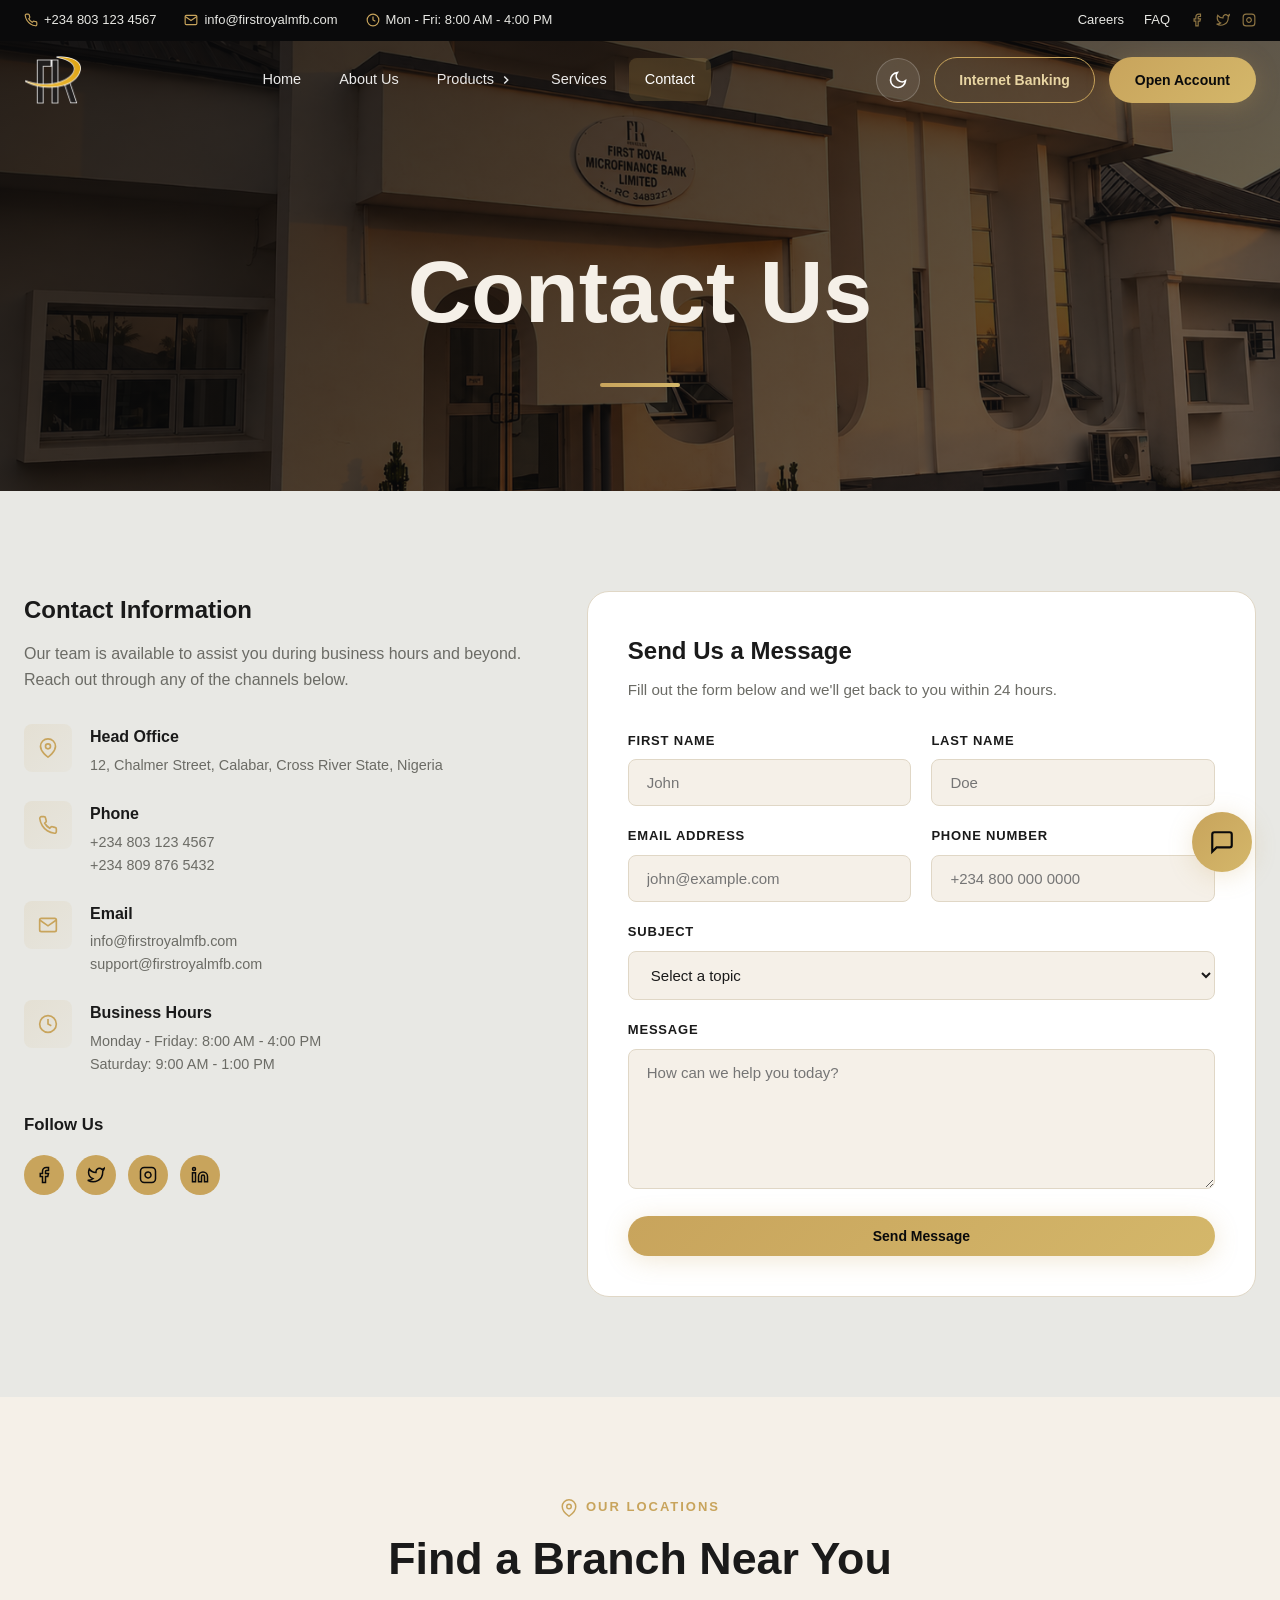
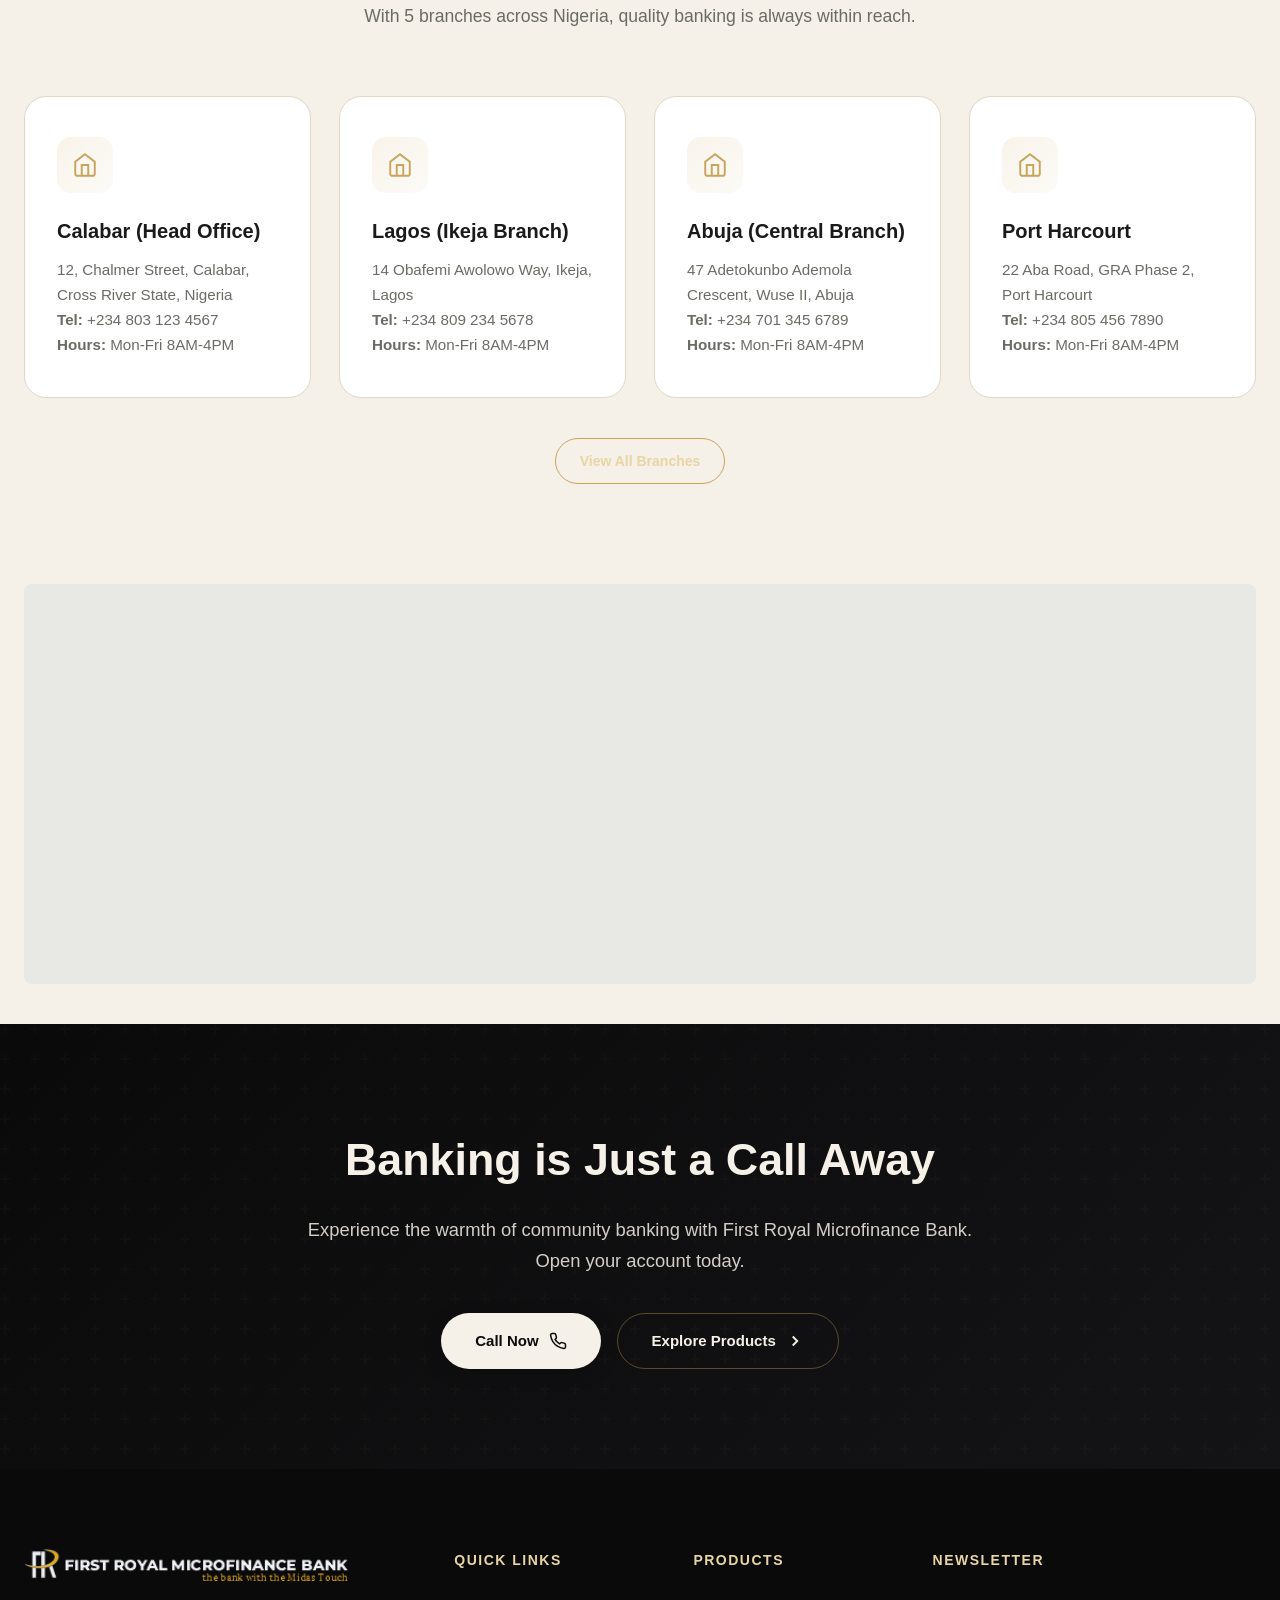
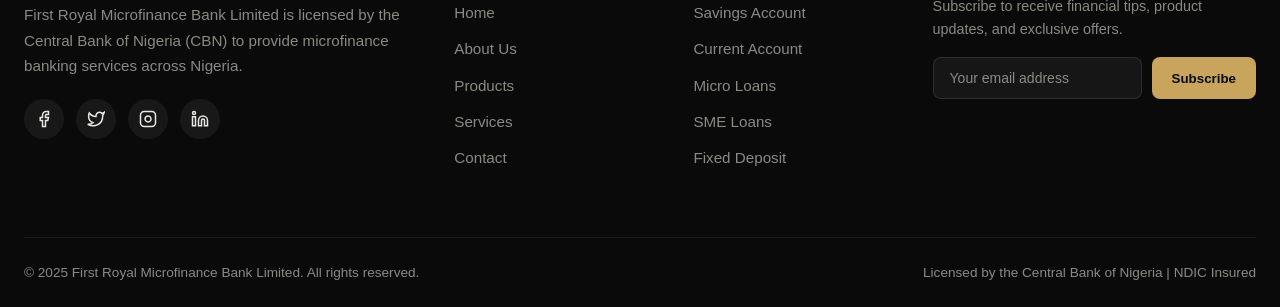
<file: contact.html>
<!DOCTYPE html>
<html lang="en">

<head>
  <meta charset="UTF-8">
  <meta name="viewport" content="width=device-width, initial-scale=1.0">
  <title>Contact Us | First Royal Microfinance Bank</title>
  <meta name="description"
    content="Get in touch with First Royal Microfinance Bank. Visit any of our 12 branches across Nigeria or reach us via phone, email, or our online contact form.">
  <link rel="stylesheet" href="css/style.css">
</head>

<body>

  <!-- Top Bar -->
  <div class="top-bar">
    <div class="container">
      <div class="top-bar-left">
        <span><svg viewBox="0 0 24 24">
            <path
              d="M22 16.92v3a2 2 0 0 1-2.18 2 19.79 19.79 0 0 1-8.63-3.07 19.5 19.5 0 0 1-6-6 19.79 19.79 0 0 1-3.07-8.67A2 2 0 0 1 4.11 2h3a2 2 0 0 1 2 1.72 12.84 12.84 0 0 0 .7 2.81 2 2 0 0 1-.45 2.11L8.09 9.91a16 16 0 0 0 6 6l1.27-1.27a2 2 0 0 1 2.11-.45 12.84 12.84 0 0 0 2.81.7A2 2 0 0 1 22 16.92z" />
          </svg> +234 803 123 4567</span>
        <span><svg viewBox="0 0 24 24">
            <path d="M4 4h16c1.1 0 2 .9 2 2v12c0 1.1-.9 2-2 2H4c-1.1 0-2-.9-2-2V6c0-1.1.9-2 2-2z" />
            <polyline points="22,6 12,13 2,6" />
          </svg> info@firstroyalmfb.com</span>
        <span><svg viewBox="0 0 24 24">
            <circle cx="12" cy="12" r="10" />
            <polyline points="12 6 12 12 16 14" />
          </svg> Mon - Fri: 8:00 AM - 4:00 PM</span>
      </div>
      <div class="top-bar-right">
        <a href="career.html">Careers</a>
        <a href="faq.html">FAQ</a>
        <div class="top-bar-social">
          <a href="#" aria-label="Facebook"><svg viewBox="0 0 24 24" width="14" height="14" fill="currentColor">
              <path d="M18 2h-3a5 5 0 0 0-5 5v3H7v4h3v8h4v-8h3l1-4h-4V7a1 1 0 0 1 1-1h3z" />
            </svg></a>
          <a href="#" aria-label="Twitter"><svg viewBox="0 0 24 24" width="14" height="14" fill="currentColor">
              <path
                d="M23 3a10.9 10.9 0 0 1-3.14 1.53 4.48 4.48 0 0 0-7.86 3v1A10.66 10.66 0 0 1 3 4s-4 9 5 13a11.64 11.64 0 0 1-7 2c9 5 20 0 20-11.5a4.5 4.5 0 0 0-.08-.83A7.72 7.72 0 0 0 23 3z" />
            </svg></a>
          <a href="#" aria-label="Instagram"><svg viewBox="0 0 24 24" width="14" height="14" fill="currentColor">
              <rect x="2" y="2" width="20" height="20" rx="5" ry="5" />
              <path d="M16 11.37A4 4 0 1 1 12.63 8 4 4 0 0 1 16 11.37z" />
              <line x1="17.5" y1="6.5" x2="17.51" y2="6.5" />
            </svg></a>
        </div>
      </div>
    </div>
  </div>

  <!-- Navigation -->
  <nav class="nav">
    <div class="nav-inner">
      <a href="index.html" class="logo">
        <img src="images/logo-bg-blk.png" alt="First Royal MFB" class="logo-img logo-dark">
        <img src="images/logo-bg-white.png" alt="First Royal MFB" class="logo-img logo-light">
      </a>
      <ul class="nav-menu">
        <li><a href="index.html">Home</a></li>
        <li><a href="about.html">About Us</a></li>
        <li>
          <a href="products.html">Products <svg class="chevron" viewBox="0 0 24 24">
              <polyline points="9 18 15 12 9 6" />
            </svg></a>
          <div class="mega-menu">
            <div class="mega-menu-grid">
              <div class="mega-menu-col">
                <h4>Savings</h4>
                <a href="products.html#savings"><svg viewBox="0 0 24 24">
                    <rect x="3" y="11" width="18" height="11" rx="2" ry="2" />
                    <path d="M7 11V7a5 5 0 0 1 10 0v4" />
                  </svg>
                  <div><span class="mm-text">Royal Savings Account</span><span class="mm-desc">Build your wealth
                      securely</span></div>
                </a>
                <a href="products.html#target"><svg viewBox="0 0 24 24">
                    <circle cx="12" cy="12" r="10" />
                    <polyline points="12 6 12 12 16 14" />
                  </svg>
                  <div><span class="mm-text">Target Savings</span><span class="mm-desc">Save towards your goals</span>
                  </div>
                </a>
                <a href="products.html#fixed"><svg viewBox="0 0 24 24">
                    <rect x="3" y="4" width="18" height="18" rx="2" ry="2" />
                    <line x1="16" y1="2" x2="16" y2="6" />
                    <line x1="8" y1="2" x2="8" y2="6" />
                    <line x1="3" y1="10" x2="21" y2="10" />
                  </svg>
                  <div><span class="mm-text">Fixed Deposit</span><span class="mm-desc">Higher returns on savings</span>
                  </div>
                </a>
              </div>
              <div class="mega-menu-col">
                <h4>Loans</h4>
                <a href="products.html#micro"><svg viewBox="0 0 24 24">
                    <line x1="12" y1="1" x2="12" y2="23" />
                    <path d="M17 5H9.5a3.5 3.5 0 0 0 0 7h5a3.5 3.5 0 0 1 0 7H6" />
                  </svg>
                  <div><span class="mm-text">Micro Loans</span><span class="mm-desc">Quick access to funds</span></div>
                </a>
                <a href="products.html#sme"><svg viewBox="0 0 24 24">
                    <rect x="2" y="7" width="20" height="14" rx="2" ry="2" />
                    <path d="M16 21V5a2 2 0 0 0-2-2h-4a2 2 0 0 0-2 2v16" />
                  </svg>
                  <div><span class="mm-text">SME Loans</span><span class="mm-desc">Grow your business</span></div>
                </a>
                <a href="products.html#group"><svg viewBox="0 0 24 24">
                    <path d="M17 21v-2a4 4 0 0 0-4-4H5a4 4 0 0 0-4 4v2" />
                    <circle cx="9" cy="7" r="4" />
                    <path d="M23 21v-2a4 4 0 0 0-3-3.87" />
                    <path d="M16 3.13a4 4 0 0 1 0 7.75" />
                  </svg>
                  <div><span class="mm-text">Group Lending</span><span class="mm-desc">Collective financial
                      growth</span></div>
                </a>
              </div>
              <div class="mega-menu-col">
                <h4>Accounts</h4>
                <a href="products.html#current"><svg viewBox="0 0 24 24">
                    <rect x="1" y="4" width="22" height="16" rx="2" ry="2" />
                    <line x1="1" y1="10" x2="23" y2="10" />
                  </svg>
                  <div><span class="mm-text">Current Account</span><span class="mm-desc">Daily banking made easy</span>
                  </div>
                </a>
                <a href="products.html#corporate"><svg viewBox="0 0 24 24">
                    <path d="M12 2L2 7l10 5 10-5-10-5zM2 17l10 5 10-5M2 12l10 5 10-5" />
                  </svg>
                  <div><span class="mm-text">Corporate Account</span><span class="mm-desc">Solutions for
                      enterprises</span></div>
                </a>
              </div>
            </div>
          </div>
        </li>
        <li><a href="services.html">Services</a></li>
        <li><a href="contact.html" class="active">Contact</a></li>
      </ul>
      <div class="nav-cta">
        <button class="theme-toggle" id="themeToggle" aria-label="Toggle theme">
          <svg viewBox="0 0 24 24">
            <circle cx="12" cy="12" r="5" />
            <path
              d="M12 1v2M12 21v2M4.22 4.22l1.42 1.42M18.36 18.36l1.42 1.42M1 12h2M21 12h2M4.22 19.78l1.42-1.42M18.36 5.64l1.42-1.42" />
          </svg>
        </button>
        <a href="#" class="btn btn-outline">Internet Banking</a>
        <a href="contact.html" class="btn btn-gold">Open Account</a>
        <button class="menu-toggle" aria-label="Toggle menu"><span></span><span></span><span></span></button>
      </div>
    </div>
  </nav>

  <div class="mobile-overlay"></div>
  <div class="mobile-menu">
    <div class="mobile-menu-header">
      <button class="mobile-menu-close" aria-label="Close menu"><svg viewBox="0 0 24 24">
          <line x1="18" y1="6" x2="6" y2="18" />
          <line x1="6" y1="6" x2="18" y2="18" />
        </svg></button>
    </div>
    <nav class="mobile-menu-nav">
      <a href="index.html">Home</a>
      <a href="about.html">About Us</a>
      <a href="products.html">Products</a>
      <a href="services.html">Services</a>
      <a href="career.html">Careers</a>
      <a href="faq.html">FAQ</a>
      <a href="contact.html">Contact</a>
    </nav>
    <div class="mobile-menu-footer">
      <a href="contact.html" class="btn btn-gold">Open Account</a>
      <a href="#" class="btn btn-outline">Internet Banking</a>
      <div class="mobile-menu-contact">
        <span><svg viewBox="0 0 24 24">
            <path
              d="M22 16.92v3a2 2 0 0 1-2.18 2 19.79 19.79 0 0 1-8.63-3.07 19.5 19.5 0 0 1-6-6 19.79 19.79 0 0 1-3.07-8.67A2 2 0 0 1 4.11 2h3a2 2 0 0 1 2 1.72c.13.56.35 1.17.7 2.81a2 2 0 0 1-.45 2.11L8.09 9.91a16 16 0 0 0 6 6l1.27-1.27a2 2 0 0 1 2.11-.45 12.84 12.84 0 0 0 2.81.7A2 2 0 0 1 22 16.92z" />
          </svg> +234 803 123 4567</span>
      </div>
    </div>
  </div>

  <!-- Hero -->
  <section class="hero-static">
    <div class="hero-static-bg" style="background-image: url('images/Front.png')"></div>
    <div class="hero-content hero-inner">
      <h1>Contact <span>Us</span></h1>
    </div>
  </section>

  <!-- Contact Section -->
  <section class="section contact-section">
    <div class="container">
      <div class="contact-grid">
        <div class="contact-info reveal">
          <h3>Contact Information</h3>
          <p>Our team is available to assist you during business hours and beyond. Reach out through any of the channels
            below.</p>

          <div class="contact-item">
            <div class="contact-item-icon"><svg viewBox="0 0 24 24">
                <path d="M21 10c0 7-9 13-9 13s-9-6-9-13a9 9 0 0 1 18 0z" />
                <circle cx="12" cy="10" r="3" />
              </svg></div>
            <div>
              <h5>Head Office</h5>
              <p>12, Chalmer Street, Calabar, Cross River State, Nigeria</p>
            </div>
          </div>
          <div class="contact-item">
            <div class="contact-item-icon"><svg viewBox="0 0 24 24">
                <path
                  d="M22 16.92v3a2 2 0 0 1-2.18 2 19.79 19.79 0 0 1-8.63-3.07 19.5 19.5 0 0 1-6-6 19.79 19.79 0 0 1-3.07-8.67A2 2 0 0 1 4.11 2h3a2 2 0 0 1 2 1.72 12.84 12.84 0 0 0 .7 2.81 2 2 0 0 1-.45 2.11L8.09 9.91a16 16 0 0 0 6 6l1.27-1.27a2 2 0 0 1 2.11-.45 12.84 12.84 0 0 0 2.81.7A2 2 0 0 1 22 16.92z" />
              </svg></div>
            <div>
              <h5>Phone</h5>
              <p>+234 803 123 4567<br>+234 809 876 5432</p>
            </div>
          </div>
          <div class="contact-item">
            <div class="contact-item-icon"><svg viewBox="0 0 24 24">
                <path d="M4 4h16c1.1 0 2 .9 2 2v12c0 1.1-.9 2-2 2H4c-1.1 0-2-.9-2-2V6c0-1.1.9-2 2-2z" />
                <polyline points="22,6 12,13 2,6" />
              </svg></div>
            <div>
              <h5>Email</h5>
              <p>info@firstroyalmfb.com<br>support@firstroyalmfb.com</p>
            </div>
          </div>
          <div class="contact-item">
            <div class="contact-item-icon"><svg viewBox="0 0 24 24">
                <circle cx="12" cy="12" r="10" />
                <polyline points="12 6 12 12 16 14" />
              </svg></div>
            <div>
              <h5>Business Hours</h5>
              <p>Monday - Friday: 8:00 AM - 4:00 PM<br>Saturday: 9:00 AM - 1:00 PM</p>
            </div>
          </div>

          <div style="margin-top: 36px;">
            <h5 style="margin-bottom: 16px; font-size: 1.05rem;">Follow Us</h5>
            <div class="contact-socials">
              <a href="#" aria-label="Facebook"><svg viewBox="0 0 24 24">
                  <path d="M18 2h-3a5 5 0 0 0-5 5v3H7v4h3v8h4v-8h3l1-4h-4V7a1 1 0 0 1 1-1h3z" />
                </svg></a>
              <a href="#" aria-label="Twitter"><svg viewBox="0 0 24 24">
                  <path
                    d="M23 3a10.9 10.9 0 0 1-3.14 1.53 4.48 4.48 0 0 0-7.86 3v1A10.66 10.66 0 0 1 3 4s-4 9 5 13a11.64 11.64 0 0 1-7 2c9 5 20 0 20-11.5a4.5 4.5 0 0 0-.08-.83A7.72 7.72 0 0 0 23 3z" />
                </svg></a>
              <a href="#" aria-label="Instagram"><svg viewBox="0 0 24 24">
                  <rect x="2" y="2" width="20" height="20" rx="5" ry="5" />
                  <path d="M16 11.37A4 4 0 1 1 12.63 8 4 4 0 0 1 16 11.37z" />
                  <line x1="17.5" y1="6.5" x2="17.51" y2="6.5" />
                </svg></a>
              <a href="#" aria-label="LinkedIn"><svg viewBox="0 0 24 24">
                  <path d="M16 8a6 6 0 0 1 6 6v7h-4v-7a2 2 0 0 0-2-2 2 2 0 0 0-2 2v7h-4v-7a6 6 0 0 1 6-6z" />
                  <rect x="2" y="9" width="4" height="12" />
                  <circle cx="4" cy="4" r="2" />
                </svg></a>
            </div>
          </div>
        </div>

        <div class="contact-form reveal reveal-delay-2">
          <h3 style="margin-bottom: 8px; font-size: 1.5rem;">Send Us a Message</h3>
          <p style="color: var(--text-muted); margin-bottom: 28px; font-size: 0.95rem;">Fill out the form below and
            we'll get back to you within 24 hours.</p>
          <form id="contactForm">
            <div class="form-row">
              <div class="form-group">
                <label for="firstName">First Name</label>
                <input type="text" id="firstName" placeholder="John" required>
              </div>
              <div class="form-group">
                <label for="lastName">Last Name</label>
                <input type="text" id="lastName" placeholder="Doe" required>
              </div>
            </div>
            <div class="form-row">
              <div class="form-group">
                <label for="email">Email Address</label>
                <input type="email" id="email" placeholder="john@example.com" required>
              </div>
              <div class="form-group">
                <label for="phone">Phone Number</label>
                <input type="tel" id="phone" placeholder="+234 800 000 0000" required>
              </div>
            </div>
            <div class="form-group">
              <label for="subject">Subject</label>
              <select id="subject" required>
                <option value="">Select a topic</option>
                <option value="account-opening">Account Opening</option>
                <option value="loan-inquiry">Loan Inquiry</option>
                <option value="complaint">Complaint</option>
                <option value="feedback">Feedback</option>
                <option value="partnership">Partnership</option>
                <option value="other">Other</option>
              </select>
            </div>
            <div class="form-group">
              <label for="message">Message</label>
              <textarea id="message" placeholder="How can we help you today?" required></textarea>
            </div>
            <button type="submit" class="btn btn-gold" style="width: 100%; justify-content: center;">Send
              Message</button>
          </form>
        </div>
      </div>
    </div>
  </section>

  <!-- Branch Locations -->
  <section class="section" style="background: var(--bg-body);">
    <div class="container">
      <div class="section-header reveal">
        <div class="section-label"><svg viewBox="0 0 24 24">
            <path d="M21 10c0 7-9 13-9 13s-9-6-9-13a9 9 0 0 1 18 0z" />
            <circle cx="12" cy="10" r="3" />
          </svg> Our Locations</div>
        <h2 class="section-title">Find a Branch Near You</h2>
        <p class="section-desc">With 5 branches across Nigeria, quality banking is always within reach.</p>
      </div>
      <div class="features-grid">
        <div class="feature-card reveal reveal-delay-1">
          <div class="feature-icon"><svg viewBox="0 0 24 24">
              <path d="M3 9l9-7 9 7v11a2 2 0 0 1-2 2H5a2 2 0 0 1-2-2z" />
              <polyline points="9 22 9 12 15 12 15 22" />
            </svg></div>
          <h3>Calabar (Head Office)</h3>
          <p>12, Chalmer Street, Calabar, Cross River State, Nigeria
            <br><strong>Tel:</strong> +234 803 123
            4567<br><strong>Hours:</strong> Mon-Fri 8AM-4PM
          </p>
        </div>
        <div class="feature-card reveal reveal-delay-2">
          <div class="feature-icon"><svg viewBox="0 0 24 24">
              <path d="M3 9l9-7 9 7v11a2 2 0 0 1-2 2H5a2 2 0 0 1-2-2z" />
              <polyline points="9 22 9 12 15 12 15 22" />
            </svg></div>
          <h3>Lagos (Ikeja Branch)</h3>
          <p>14 Obafemi Awolowo Way, Ikeja, Lagos<br><strong>Tel:</strong> +234 809 234 5678<br><strong>Hours:</strong>
            Mon-Fri 8AM-4PM</p>
        </div>
        <div class="feature-card reveal reveal-delay-3">
          <div class="feature-icon"><svg viewBox="0 0 24 24">
              <path d="M3 9l9-7 9 7v11a2 2 0 0 1-2 2H5a2 2 0 0 1-2-2z" />
              <polyline points="9 22 9 12 15 12 15 22" />
            </svg></div>
          <h3>Abuja (Central Branch)</h3>
          <p>47 Adetokunbo Ademola Crescent, Wuse II, Abuja<br><strong>Tel:</strong> +234 701 345
            6789<br><strong>Hours:</strong> Mon-Fri 8AM-4PM</p>
        </div>
        <div class="feature-card reveal reveal-delay-1">
          <div class="feature-icon"><svg viewBox="0 0 24 24">
              <path d="M3 9l9-7 9 7v11a2 2 0 0 1-2 2H5a2 2 0 0 1-2-2z" />
              <polyline points="9 22 9 12 15 12 15 22" />
            </svg></div>
          <h3>Port Harcourt</h3>
          <p>22 Aba Road, GRA Phase 2, Port Harcourt<br><strong>Tel:</strong> +234 805 456
            7890<br><strong>Hours:</strong> Mon-Fri 8AM-4PM</p>
        </div>
      </div>
      <div style="text-align: center; margin-top: 40px;">
        <a href="#" class="btn btn-outline">View All Branches</a>
      </div>
    </div>
  </section>

  <!-- Map Section -->
  <section class="bg-light" id="location" style="padding-bottom: 0;">
    <div class="container" style="padding-bottom: 0;">
      <div class="map-container fade-up">
        <iframe
          src="https://www.google.com/maps/embed?pb=!1m18!1m12!1m3!1d3974.0!2d8.3417!3d4.9757!2m3!1f0!2f0!3f0!3m2!1i1024!2i768!4f13.1!3m3!1m2!1s0x0%3A0x0!2zNMKwNTgnMzIuNSJOIDjCsDIwJzMwLjEiRQ!5e0!3m2!1sen!2sng!4v1"
          allowfullscreen="" loading="lazy" referrerpolicy="no-referrer-when-downgrade">
        </iframe>
      </div>
    </div>
  </section>

  <!-- CTA -->
  <section class="cta-section">
    <div class="container">
      <div class="cta-content reveal">
        <h2>Banking is Just a Call Away</h2>
        <p>Experience the warmth of community banking with First Royal Microfinance Bank. Open your account today.</p>
        <div class="hero-buttons">
          <a href="tel:+2348031234567" class="hero-btn-light">Call Now <svg width="18" height="18" viewBox="0 0 24 24"
              fill="none" stroke="currentColor" stroke-width="2">
              <path
                d="M22 16.92v3a2 2 0 0 1-2.18 2 19.79 19.79 0 0 1-8.63-3.07 19.5 19.5 0 0 1-6-6 19.79 19.79 0 0 1-3.07-8.67A2 2 0 0 1 4.11 2h3a2 2 0 0 1 2 1.72 12.84 12.84 0 0 0 .7 2.81 2 2 0 0 1-.45 2.11L8.09 9.91a16 16 0 0 0 6 6l1.27-1.27a2 2 0 0 1 2.11-.45 12.84 12.84 0 0 0 2.81.7A2 2 0 0 1 22 16.92z" />
            </svg></a>
          <a href="products.html" class="hero-btn-outline">Explore Products <svg width="18" height="18"
              viewBox="0 0 24 24" fill="none" stroke="currentColor" stroke-width="2.5">
              <polyline points="9 18 15 12 9 6" />
            </svg></a>
        </div>
      </div>
    </div>
  </section>

  <!-- Footer -->
  <footer class="footer">
    <div class="container">
      <div class="footer-grid">
        <div class="footer-brand">
          <a href="index.html" class="logo">
            <img src="images/logo-footer.png" alt="First Royal MFB" class="footer-logo-img">
          </a>
          <p>First Royal Microfinance Bank Limited is licensed by the Central Bank of Nigeria (CBN) to provide
            microfinance banking services across Nigeria.</p>
          <div class="footer-social">
            <a href="#" aria-label="Facebook"><svg viewBox="0 0 24 24">
                <path d="M18 2h-3a5 5 0 0 0-5 5v3H7v4h3v8h4v-8h3l1-4h-4V7a1 1 0 0 1 1-1h3z" />
              </svg></a>
            <a href="#" aria-label="Twitter"><svg viewBox="0 0 24 24">
                <path
                  d="M23 3a10.9 10.9 0 0 1-3.14 1.53 4.48 4.48 0 0 0-7.86 3v1A10.66 10.66 0 0 1 3 4s-4 9 5 13a11.64 11.64 0 0 1-7 2c9 5 20 0 20-11.5a4.5 4.5 0 0 0-.08-.83A7.72 7.72 0 0 0 23 3z" />
              </svg></a>
            <a href="#" aria-label="Instagram"><svg viewBox="0 0 24 24">
                <rect x="2" y="2" width="20" height="20" rx="5" ry="5" />
                <path d="M16 11.37A4 4 0 1 1 12.63 8 4 4 0 0 1 16 11.37z" />
                <line x1="17.5" y1="6.5" x2="17.51" y2="6.5" />
              </svg></a>
            <a href="#" aria-label="LinkedIn"><svg viewBox="0 0 24 24">
                <path d="M16 8a6 6 0 0 1 6 6v7h-4v-7a2 2 0 0 0-2-2 2 2 0 0 0-2 2v7h-4v-7a6 6 0 0 1 6-6z" />
                <rect x="2" y="9" width="4" height="12" />
                <circle cx="4" cy="4" r="2" />
              </svg></a>
          </div>
        </div>
        <div class="footer-col">
          <h4>Quick Links</h4>
          <a href="index.html">Home</a>
          <a href="about.html">About Us</a>
          <a href="products.html">Products</a>
          <a href="services.html">Services</a>
          <a href="contact.html">Contact</a>
        </div>
        <div class="footer-col">
          <h4>Products</h4>
          <a href="products.html#savings">Savings Account</a>
          <a href="products.html#current">Current Account</a>
          <a href="products.html#micro">Micro Loans</a>
          <a href="products.html#sme">SME Loans</a>
          <a href="products.html#fixed">Fixed Deposit</a>
        </div>
        <div class="footer-col footer-newsletter">
          <h4>Newsletter</h4>
          <p>Subscribe to receive financial tips, product updates, and exclusive offers.</p>
          <form class="newsletter-form"
            onsubmit="event.preventDefault(); this.querySelector('button').textContent='Subscribed!';">
            <input type="email" placeholder="Your email address" required>
            <button type="submit">Subscribe</button>
          </form>
        </div>
      </div>
      <div class="footer-bottom">
        <p>&copy; 2025 First Royal Microfinance Bank Limited. All rights reserved.</p>
        <p>Licensed by the Central Bank of Nigeria | NDIC Insured</p>
      </div>
    </div>
  </footer>

  <!-- Chat Widget -->
  <div class="chat-widget">
    <div class="chat-panel">
      <div class="chat-header">
        <h4><svg viewBox="0 0 24 24">
            <path d="M21 15a2 2 0 0 1-2 2H7l-4 4V5a2 2 0 0 1 2-2h14a2 2 0 0 1 2 2z" />
          </svg> Chat with Us</h4>
        <button class="chat-close"><svg viewBox="0 0 24 24">
            <line x1="18" y1="6" x2="6" y2="18" />
            <line x1="6" y1="6" x2="18" y2="18" />
          </svg></button>
      </div>
      <div class="chat-body">
        <p>Hello! Welcome to First Royal MFB. How can we assist you today?</p>
        <button class="chat-option"><svg viewBox="0 0 24 24">
            <circle cx="12" cy="12" r="10" />
            <line x1="12" y1="16" x2="12" y2="12" />
            <line x1="12" y1="8" x2="12.01" y2="8" />
          </svg> Account Opening</button>
        <button class="chat-option"><svg viewBox="0 0 24 24">
            <line x1="12" y1="1" x2="12" y2="23" />
            <path d="M17 5H9.5a3.5 3.5 0 0 0 0 7h5a3.5 3.5 0 0 1 0 7H6" />
          </svg> Loan Inquiry</button>
        <button class="chat-option"><svg viewBox="0 0 24 24">
            <circle cx="12" cy="12" r="10" />
            <polyline points="12 6 12 12 16 14" />
          </svg> Operating Hours</button>
        <button class="chat-option"><svg viewBox="0 0 24 24">
            <path d="M21 15a2 2 0 0 1-2 2H7l-4 4V5a2 2 0 0 1 2-2h14a2 2 0 0 1 2 2z" />
          </svg> Talk to an Agent</button>
      </div>
    </div>
    <button class="chat-btn" aria-label="Chat with us"><svg viewBox="0 0 24 24">
        <path d="M21 15a2 2 0 0 1-2 2H7l-4 4V5a2 2 0 0 1 2-2h14a2 2 0 0 1 2 2z" />
      </svg></button>
  </div>

  <button class="scroll-top" aria-label="Scroll to top"><svg viewBox="0 0 24 24">
      <polyline points="18 15 12 9 6 15" />
    </svg></button>

  <script src="js/main.js"></script>
</body>

</html>
</file>
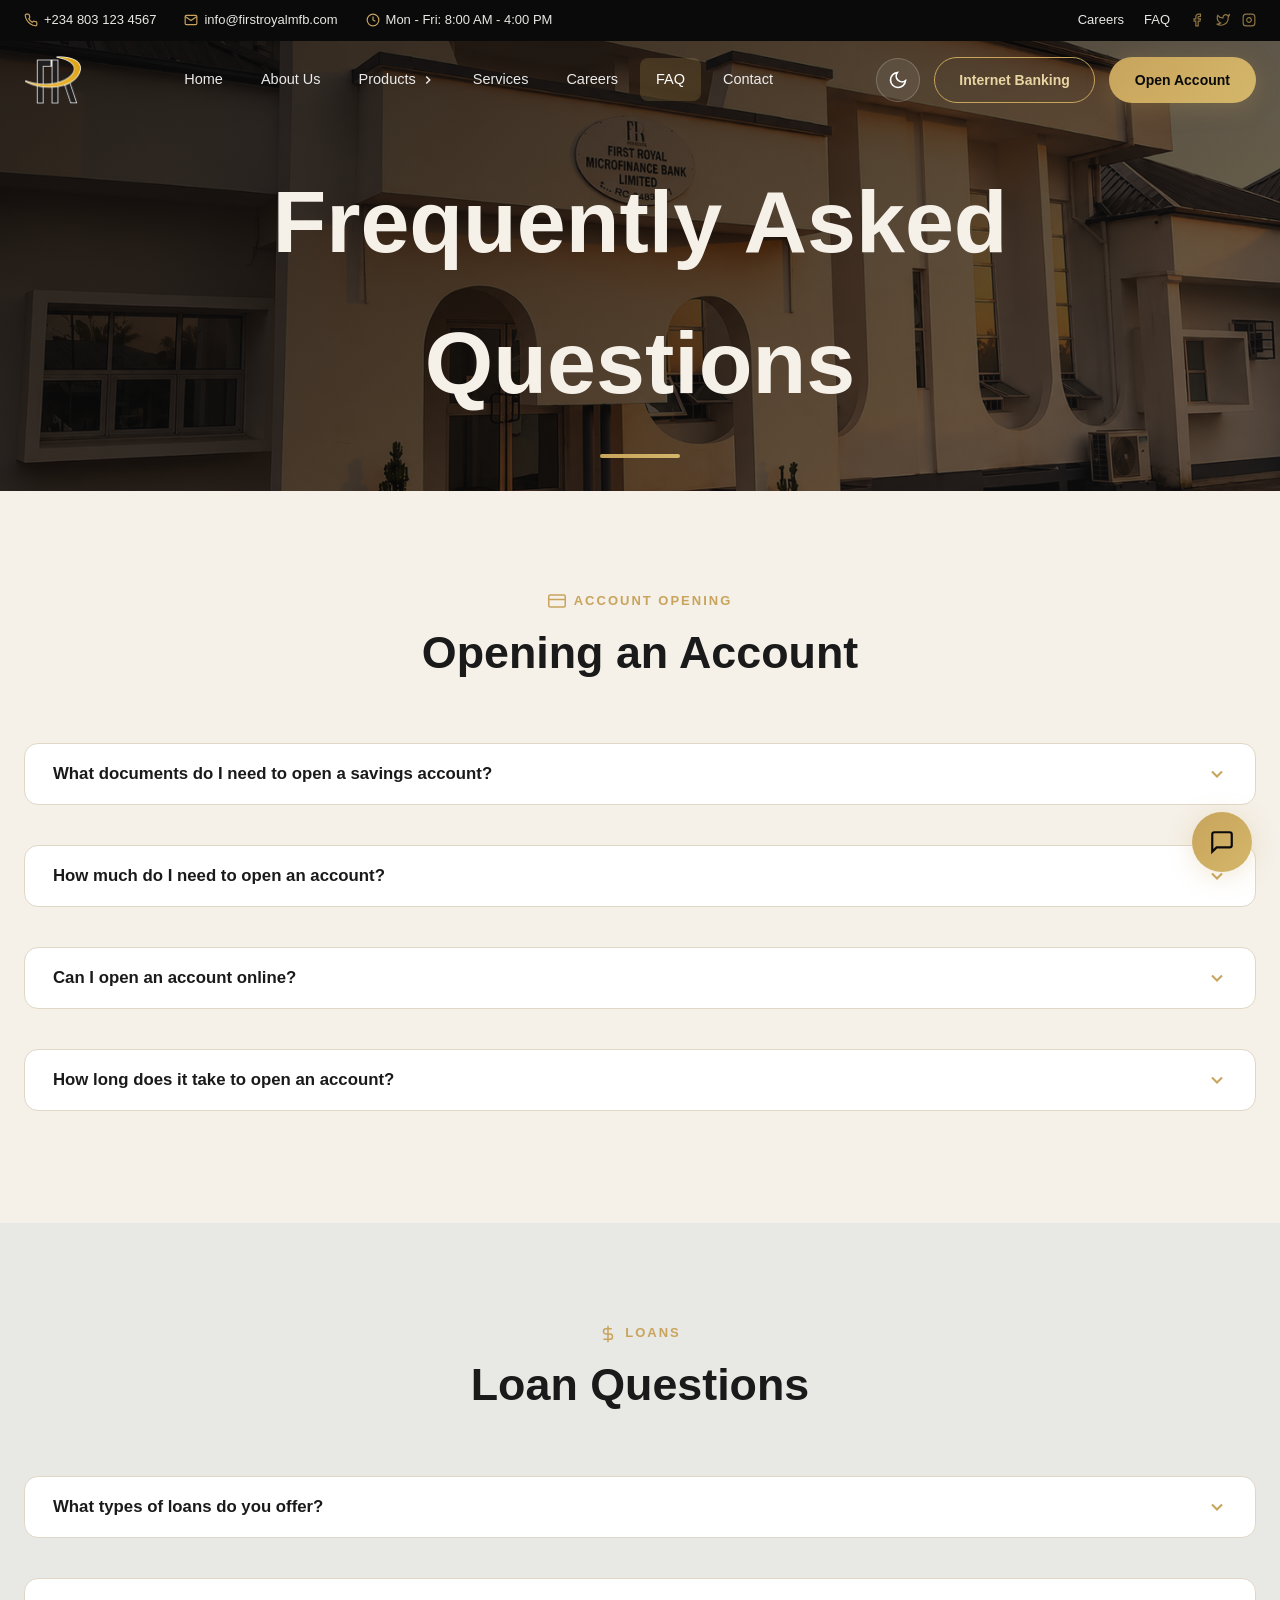
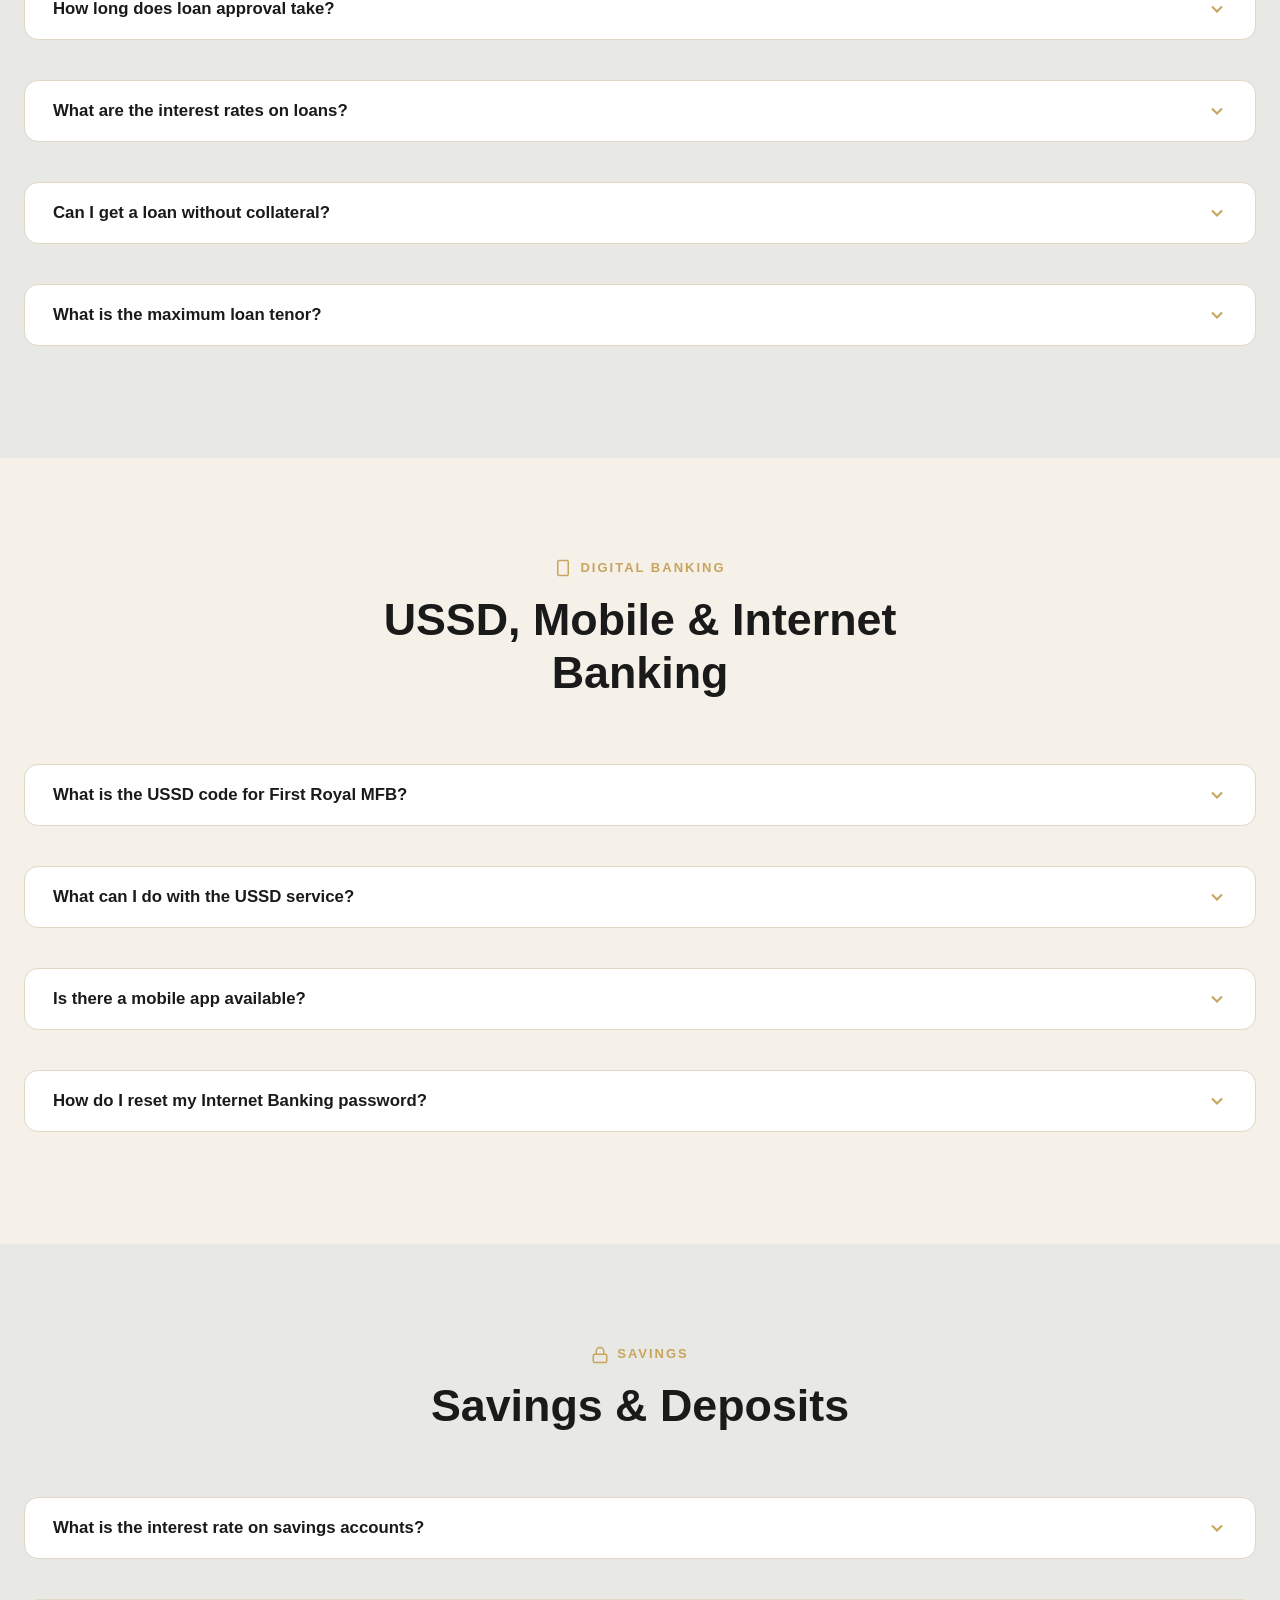
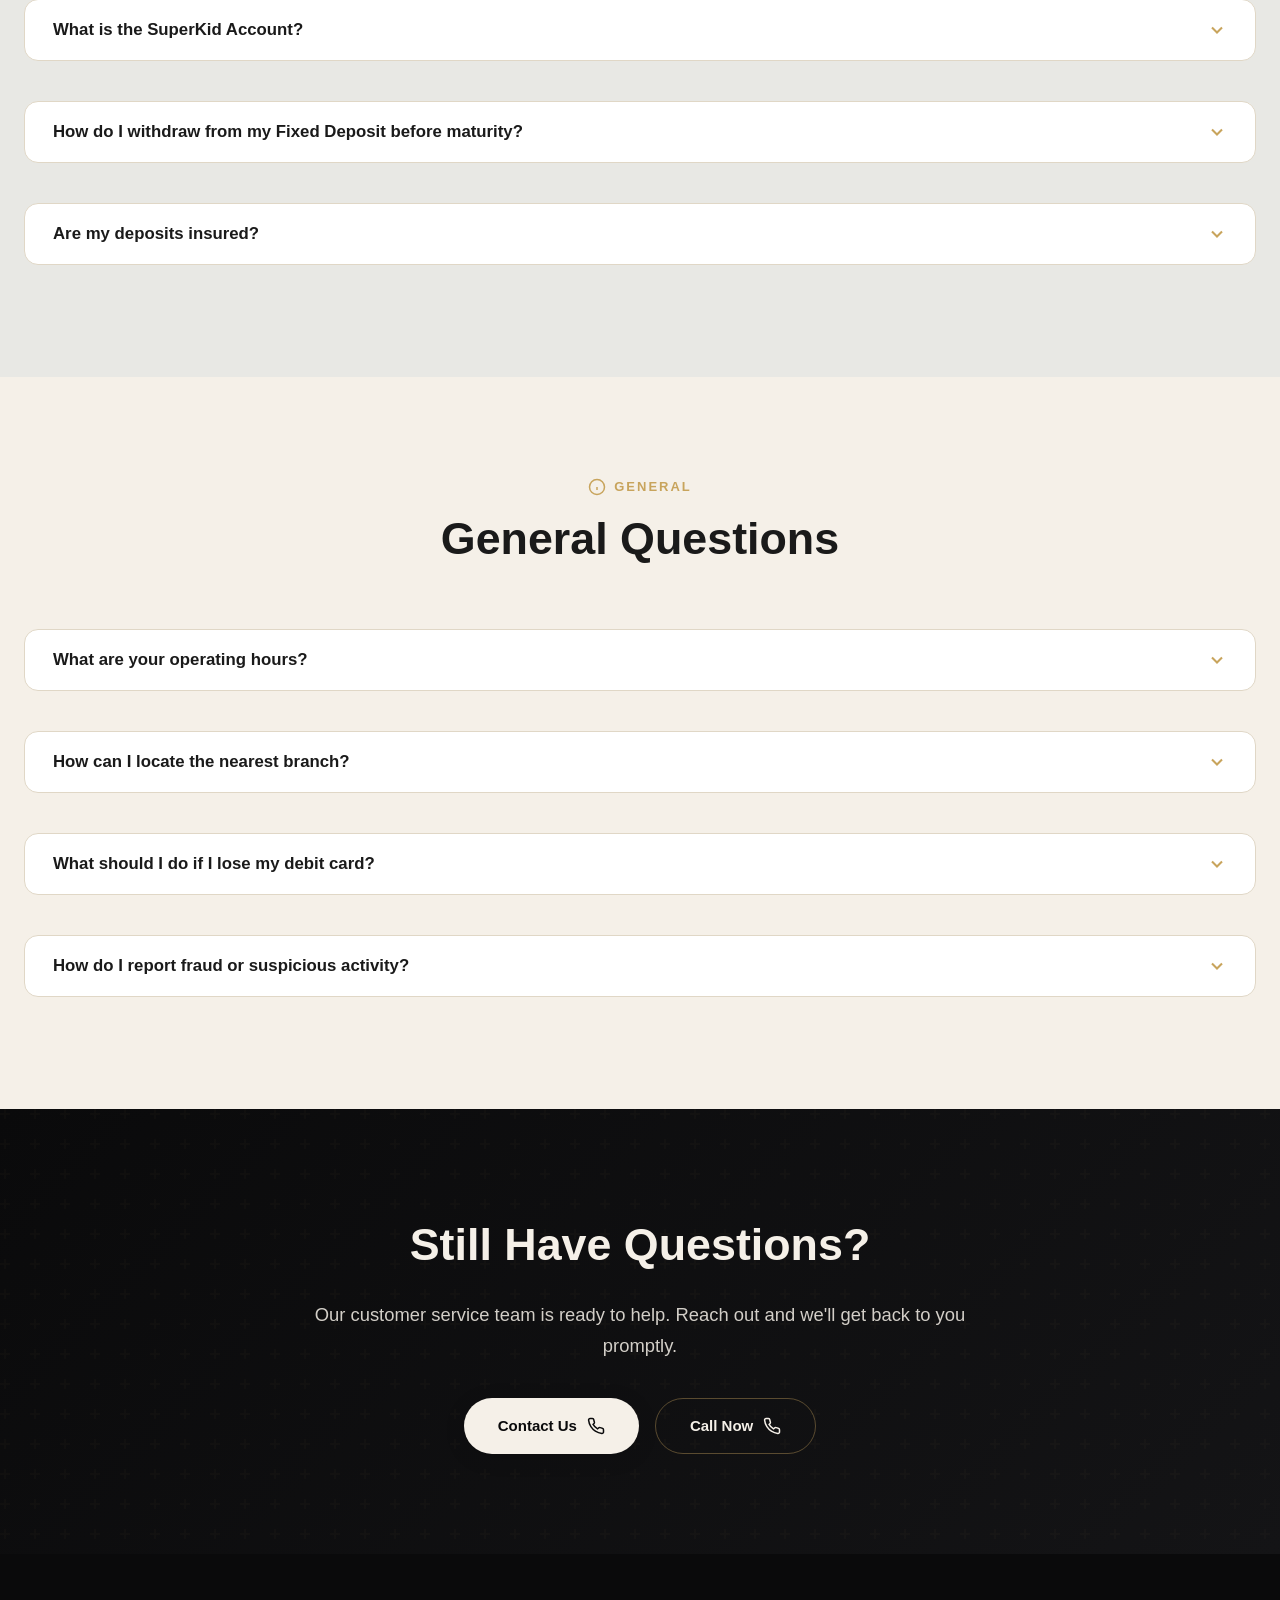
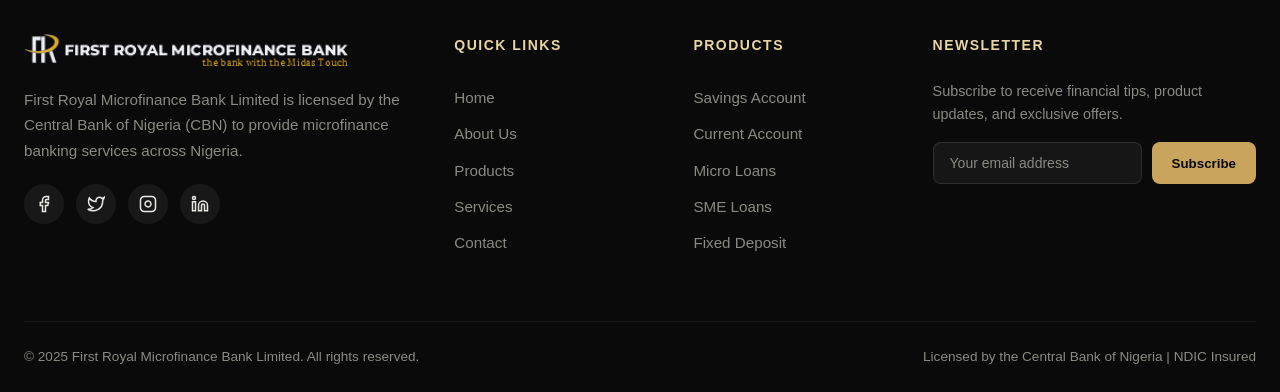
<file: faq.html>
<!DOCTYPE html>
<html lang="en">
<head>
  <meta charset="UTF-8">
  <meta name="viewport" content="width=device-width, initial-scale=1.0">
  <title>FAQ | First Royal Microfinance Bank</title>
  <meta name="description" content="Frequently asked questions about First Royal Microfinance Bank accounts, loans, and services.">
  <link rel="stylesheet" href="css/style.css">
  <style>
    .faq-item { border: 1px solid var(--border-color); border-radius: var(--radius-md); margin-bottom: 12px; overflow: hidden; background: var(--bg-card); transition: var(--transition); }
    .faq-item:hover { border-color: var(--gold-pale); }
    .faq-question { width: 100%; padding: 20px 28px; background: none; border: none; display: flex; justify-content: space-between; align-items: center; cursor: pointer; font-family: inherit; font-size: 1.05rem; font-weight: 600; color: var(--text-main); text-align: left; transition: var(--transition); }
    .faq-question:hover { color: var(--gold); }
    .faq-question svg { width: 20px; height: 20px; stroke: var(--gold); fill: none; stroke-width: 2.5; transition: transform 0.3s; flex-shrink: 0; margin-left: 16px; }
    .faq-question.active svg { transform: rotate(180deg); }
    .faq-answer { max-height: 0; overflow: hidden; transition: max-height 0.4s cubic-bezier(0.4,0,0.2,1), padding 0.4s; padding: 0 28px; color: var(--text-muted); line-height: 1.7; }
    .faq-answer.open { max-height: 500px; padding: 0 28px 20px; }
  </style>
</head>
<body>

  <!-- Top Bar -->
  <div class="top-bar">
    <div class="container">
      <div class="top-bar-left">
        <span><svg viewBox="0 0 24 24"><path d="M22 16.92v3a2 2 0 0 1-2.18 2 19.79 19.79 0 0 1-8.63-3.07 19.5 19.5 0 0 1-6-6 19.79 19.79 0 0 1-3.07-8.67A2 2 0 0 1 4.11 2h3a2 2 0 0 1 2 1.72 12.84 12.84 0 0 0 .7 2.81 2 2 0 0 1-.45 2.11L8.09 9.91a16 16 0 0 0 6 6l1.27-1.27a2 2 0 0 1 2.11-.45 12.84 12.84 0 0 0 2.81.7A2 2 0 0 1 22 16.92z"/></svg> +234 803 123 4567</span>
        <span><svg viewBox="0 0 24 24"><path d="M4 4h16c1.1 0 2 .9 2 2v12c0 1.1-.9 2-2 2H4c-1.1 0-2-.9-2-2V6c0-1.1.9-2 2-2z"/><polyline points="22,6 12,13 2,6"/></svg> info@firstroyalmfb.com</span>
        <span><svg viewBox="0 0 24 24"><circle cx="12" cy="12" r="10"/><polyline points="12 6 12 12 16 14"/></svg> Mon - Fri: 8:00 AM - 4:00 PM</span>
      </div>
      <div class="top-bar-right">
        <a href="career.html">Careers</a>
        <a href="faq.html">FAQ</a>
        <div class="top-bar-social">
          <a href="#" aria-label="Facebook"><svg viewBox="0 0 24 24" width="14" height="14" fill="currentColor"><path d="M18 2h-3a5 5 0 0 0-5 5v3H7v4h3v8h4v-8h3l1-4h-4V7a1 1 0 0 1 1-1h3z"/></svg></a>
          <a href="#" aria-label="Twitter"><svg viewBox="0 0 24 24" width="14" height="14" fill="currentColor"><path d="M23 3a10.9 10.9 0 0 1-3.14 1.53 4.48 4.48 0 0 0-7.86 3v1A10.66 10.66 0 0 1 3 4s-4 9 5 13a11.64 11.64 0 0 1-7 2c9 5 20 0 20-11.5a4.5 4.5 0 0 0-.08-.83A7.72 7.72 0 0 0 23 3z"/></svg></a>
          <a href="#" aria-label="Instagram"><svg viewBox="0 0 24 24" width="14" height="14" fill="currentColor"><rect x="2" y="2" width="20" height="20" rx="5" ry="5"/><path d="M16 11.37A4 4 0 1 1 12.63 8 4 4 0 0 1 16 11.37z"/><line x1="17.5" y1="6.5" x2="17.01" y2="6.5"/></svg></a>
        </div>
      </div>
    </div>
  </div>

  <!-- Navigation -->
  <nav class="nav">
    <div class="nav-inner">
      <a href="index.html" class="logo">
        <img src="images/logo-bg-blk.png" alt="First Royal MFB" class="logo-img logo-dark">
        <img src="images/logo-bg-white.png" alt="First Royal MFB" class="logo-img logo-light">
      </a>
      <ul class="nav-menu">
        <li><a href="index.html">Home</a></li>
        <li><a href="about.html">About Us</a></li>
        <li>
          <a href="products.html">Products <svg class="chevron" viewBox="0 0 24 24"><polyline points="9 18 15 12 9 6"/></svg></a>
          <div class="mega-menu">
            <div class="mega-menu-grid">
              <div class="mega-menu-col">
                <h4>Savings</h4>
                <a href="products.html#savings"><svg viewBox="0 0 24 24"><rect x="3" y="11" width="18" height="11" rx="2" ry="2"/><path d="M7 11V7a5 5 0 0 1 10 0v4"/></svg><div><span class="mm-text">Royal Savings Account</span><span class="mm-desc">Build your wealth securely</span></div></a>
                <a href="products.html#target"><svg viewBox="0 0 24 24"><circle cx="12" cy="12" r="10"/><polyline points="12 6 12 12 16 14"/></svg><div><span class="mm-text">Target Savings</span><span class="mm-desc">Save towards your goals</span></div></a>
                <a href="products.html#fixed"><svg viewBox="0 0 24 24"><rect x="3" y="4" width="18" height="18" rx="2" ry="2"/><line x1="16" y1="2" x2="16" y2="6"/><line x1="8" y1="2" x2="8" y2="6"/><line x1="3" y1="10" x2="21" y2="10"/></svg><div><span class="mm-text">Fixed Deposit</span><span class="mm-desc">Higher returns on savings</span></div></a>
              </div>
              <div class="mega-menu-col">
                <h4>Loans</h4>
                <a href="products.html#micro"><svg viewBox="0 0 24 24"><line x1="12" y1="1" x2="12" y2="23"/><path d="M17 5H9.5a3.5 3.5 0 0 0 0 7h5a3.5 3.5 0 0 1 0 7H6"/></svg><div><span class="mm-text">Micro Loans</span><span class="mm-desc">Quick access to funds</span></div></a>
                <a href="products.html#sme"><svg viewBox="0 0 24 24"><rect x="2" y="7" width="20" height="14" rx="2" ry="2"/><path d="M16 21V5a2 2 0 0 0-2-2h-4a2 2 0 0 0-2 2v16"/></svg><div><span class="mm-text">SME Loans</span><span class="mm-desc">Grow your business</span></div></a>
                <a href="products.html#group"><svg viewBox="0 0 24 24"><path d="M17 21v-2a4 4 0 0 0-4-4H5a4 4 0 0 0-4 4v2"/><circle cx="9" cy="7" r="4"/><path d="M23 21v-2a4 4 0 0 0-3-3.87"/><path d="M16 3.13a4 4 0 0 1 0 7.75"/></svg><div><span class="mm-text">Group Lending</span><span class="mm-desc">Collective financial growth</span></div></a>
              </div>
              <div class="mega-menu-col">
                <h4>Accounts</h4>
                <a href="products.html#current"><svg viewBox="0 0 24 24"><rect x="1" y="4" width="22" height="16" rx="2" ry="2"/><line x1="1" y1="10" x2="23" y2="10"/></svg><div><span class="mm-text">Current Account</span><span class="mm-desc">Daily banking made easy</span></div></a>
                <a href="products.html#corporate"><svg viewBox="0 0 24 24"><path d="M12 2L2 7l10 5 10-5-10-5zM2 17l10 5 10-5M2 12l10 5 10-5"/></svg><div><span class="mm-text">Corporate Account</span><span class="mm-desc">Solutions for enterprises</span></div></a>
              </div>
            </div>
          </div>
        </li>
        <li><a href="services.html">Services</a></li>
        <li><a href="career.html">Careers</a></li>
        <li><a href="faq.html" class="active">FAQ</a></li>
        <li><a href="contact.html">Contact</a></li>
      </ul>
      <div class="nav-cta">
        <button class="theme-toggle" id="themeToggle" aria-label="Toggle theme">
          <svg viewBox="0 0 24 24"><circle cx="12" cy="12" r="5"/><path d="M12 1v2M12 21v2M4.22 4.22l1.42 1.42M18.36 18.36l1.42 1.42M1 12h2M21 12h2M4.22 19.78l1.42-1.42M18.36 5.64l1.42-1.42"/></svg>
        </button>
        <a href="#" class="btn btn-outline">Internet Banking</a>
        <a href="contact.html" class="btn btn-gold">Open Account</a>
        <button class="menu-toggle" aria-label="Toggle menu"><span></span><span></span><span></span></button>
      </div>
    </div>
  </nav>

  <div class="mobile-overlay"></div>
<div class="mobile-menu">
    <div class="mobile-menu-header">
      <button class="mobile-menu-close" aria-label="Close menu"><svg viewBox="0 0 24 24"><line x1="18" y1="6" x2="6" y2="18"/><line x1="6" y1="6" x2="18" y2="18"/></svg></button>
    </div>
    <nav class="mobile-menu-nav">
      <a href="index.html">Home</a>
      <a href="about.html">About Us</a>
      <a href="products.html">Products</a>
      <a href="services.html">Services</a>
      <a href="career.html">Careers</a>
      <a href="faq.html">FAQ</a>
      <a href="contact.html">Contact</a>
    </nav>
    <div class="mobile-menu-footer">
      <a href="contact.html" class="btn btn-gold">Open Account</a>
      <a href="#" class="btn btn-outline">Internet Banking</a>
      <div class="mobile-menu-contact">
        <span><svg viewBox="0 0 24 24"><path d="M22 16.92v3a2 2 0 0 1-2.18 2 19.79 19.79 0 0 1-8.63-3.07 19.5 19.5 0 0 1-6-6 19.79 19.79 0 0 1-3.07-8.67A2 2 0 0 1 4.11 2h3a2 2 0 0 1 2 1.72c.13.56.35 1.17.7 2.81a2 2 0 0 1-.45 2.11L8.09 9.91a16 16 0 0 0 6 6l1.27-1.27a2 2 0 0 1 2.11-.45 12.84 12.84 0 0 0 2.81.7A2 2 0 0 1 22 16.92z"/></svg> +234 803 123 4567</span>
      </div>
    </div>
  </div>

  <!-- Hero -->
  <section class="hero-static">
    <div class="hero-static-bg" style="background-image: url('images/Front.png')"></div>
    <div class="hero-content hero-inner">
      <h1>Frequently Asked <span>Questions</span></h1>
    </div>
  </section>

  <!-- Account Opening -->
  <section class="section">
    <div class="container">
      <div class="section-header reveal">
        <div class="section-label"><svg viewBox="0 0 24 24"><rect x="1" y="4" width="22" height="16" rx="2" ry="2"/><line x1="1" y1="10" x2="23" y2="10"/></svg> Account Opening</div>
        <h2 class="section-title">Opening an Account</h2>
      </div>
      <div class="features-grid" style="grid-template-columns: 1fr;">
        <div class="faq-item reveal">
          <button class="faq-question">What documents do I need to open a savings account? <svg viewBox="0 0 24 24"><polyline points="6 9 12 15 18 9"/></svg></button>
          <div class="faq-answer">You need a valid means of identification (National ID, Driver's License, International Passport, or Voter's Card), two passport photographs, and a recent utility bill for address verification. For non-Nigerians, a valid residence permit is also required.</div>
        </div>
        <div class="faq-item reveal reveal-delay-1">
          <button class="faq-question">How much do I need to open an account? <svg viewBox="0 0 24 24"><polyline points="6 9 12 15 18 9"/></svg></button>
          <div class="faq-answer">Our Royal Savings Account requires a minimum opening balance of just &#8358;1,000. Current Accounts require &#8358;5,000, while Fixed Deposit Accounts start at &#8358;50,000. We believe banking should be accessible to everyone.</div>
        </div>
        <div class="faq-item reveal reveal-delay-2">
          <button class="faq-question">Can I open an account online? <svg viewBox="0 0 24 24"><polyline points="6 9 12 15 18 9"/></svg></button>
          <div class="faq-answer">Yes! You can start the process online by filling out our digital application form. However, you'll need to visit any of our branches with your original documents to complete the KYC verification before your account is fully activated.</div>
        </div>
        <div class="faq-item reveal reveal-delay-1">
          <button class="faq-question">How long does it take to open an account? <svg viewBox="0 0 24 24"><polyline points="6 9 12 15 18 9"/></svg></button>
          <div class="faq-answer">Account opening takes approximately 15-30 minutes at any of our branches, provided you have all required documents. Your account number is generated instantly, and you'll receive your debit card within 3-5 working days.</div>
        </div>
      </div>
    </div>
  </section>

  <!-- Loans -->
  <section class="section" style="background: var(--bg-alt);">
    <div class="container">
      <div class="section-header reveal">
        <div class="section-label"><svg viewBox="0 0 24 24"><line x1="12" y1="1" x2="12" y2="23"/><path d="M17 5H9.5a3.5 3.5 0 0 0 0 7h5a3.5 3.5 0 0 1 0 7H6"/></svg> Loans</div>
        <h2 class="section-title">Loan Questions</h2>
      </div>
      <div class="features-grid" style="grid-template-columns: 1fr;">
        <div class="faq-item reveal">
          <button class="faq-question">What types of loans do you offer? <svg viewBox="0 0 24 24"><polyline points="6 9 12 15 18 9"/></svg></button>
          <div class="faq-answer">We offer Micro Loans (&#8358;50,000 - &#8358;5 million), SME Loans (&#8358;500,000 - &#8358;50 million), Royal Bliz Loans for civil servants, Group Loans, ABC Loans for SMEs, and asset financing. Each product is tailored to different needs and income levels.</div>
        </div>
        <div class="faq-item reveal reveal-delay-1">
          <button class="faq-question">How long does loan approval take? <svg viewBox="0 0 24 24"><polyline points="6 9 12 15 18 9"/></svg></button>
          <div class="faq-answer">Micro loans are typically approved within 24-48 hours. SME loans may take 3-5 business days depending on the amount and documentation. Royal Bliz loans for civil servants are usually processed within 48 hours due to our streamlined verification process.</div>
        </div>
        <div class="faq-item reveal reveal-delay-2">
          <button class="faq-question">What are the interest rates on loans? <svg viewBox="0 0 24 24"><polyline points="6 9 12 15 18 9"/></svg></button>
          <div class="faq-answer">Interest rates vary by product and are competitive within the microfinance sector. Micro Loans start from 3% monthly, SME Loans from 2.5% monthly, and Royal Bliz civil servant loans enjoy preferential rates starting from 2% monthly. Contact us for a personalized quote.</div>
        </div>
        <div class="faq-item reveal reveal-delay-1">
          <button class="faq-question">Can I get a loan without collateral? <svg viewBox="0 0 24 24"><polyline points="6 9 12 15 18 9"/></svg></button>
          <div class="faq-answer">Yes! Our Micro Loans and Royal Bliz loans do not require physical collateral for amounts up to certain thresholds. We use alternative credit assessment methods including guarantors, salary verification, and group lending arrangements.</div>
        </div>
        <div class="faq-item reveal reveal-delay-2">
          <button class="faq-question">What is the maximum loan tenor? <svg viewBox="0 0 24 24"><polyline points="6 9 12 15 18 9"/></svg></button>
          <div class="faq-answer">Micro Loans have a maximum tenor of 24 months. SME Loans can extend up to 36 months depending on the purpose. Fixed Deposit-backed loans can match your deposit tenor. Group loans typically have 6-12 month tenors.</div>
        </div>
      </div>
    </div>
  </section>

  <!-- Digital Banking -->
  <section class="section">
    <div class="container">
      <div class="section-header reveal">
        <div class="section-label"><svg viewBox="0 0 24 24"><rect x="5" y="2" width="14" height="20" rx="2" ry="2"/><line x1="12" y1="18" x2="12.01" y2="18"/></svg> Digital Banking</div>
        <h2 class="section-title">USSD, Mobile & Internet Banking</h2>
      </div>
      <div class="features-grid" style="grid-template-columns: 1fr;">
        <div class="faq-item reveal">
          <button class="faq-question">What is the USSD code for First Royal MFB? <svg viewBox="0 0 24 24"><polyline points="6 9 12 15 18 9"/></svg></button>
          <div class="faq-answer">Our USSD code is <strong>*347*000#</strong>. Dial it from any mobile phone (smartphone or feature phone) to access banking services without needing internet. It works on all Nigerian networks including MTN, Glo, Airtel, and 9mobile.</div>
        </div>
        <div class="faq-item reveal reveal-delay-1">
          <button class="faq-question">What can I do with the USSD service? <svg viewBox="0 0 24 24"><polyline points="6 9 12 15 18 9"/></svg></button>
          <div class="faq-answer">You can check your balance, transfer funds to any bank account, buy airtime and data, pay bills (electricity, cable TV, water), and withdraw cash at agent locations. All from your basic mobile phone, no app download required.</div>
        </div>
        <div class="faq-item reveal reveal-delay-2">
          <button class="faq-question">Is there a mobile app available? <svg viewBox="0 0 24 24"><polyline points="6 9 12 15 18 9"/></svg></button>
          <div class="faq-answer">Yes! Our mobile app is available for download on both Google Play Store and Apple App Store. The app offers biometric login, instant transfers, bill payments, account statements, and push notifications for all transactions.</div>
        </div>
        <div class="faq-item reveal reveal-delay-1">
          <button class="faq-question">How do I reset my Internet Banking password? <svg viewBox="0 0 24 24"><polyline points="6 9 12 15 18 9"/></svg></button>
          <div class="faq-answer">Click "Forgot Password" on the login page and enter your registered email or phone number. You'll receive a verification code to reset your password. Alternatively, visit any branch with your ID for assisted password reset.</div>
        </div>
      </div>
    </div>
  </section>

  <!-- Savings -->
  <section class="section" style="background: var(--bg-alt);">
    <div class="container">
      <div class="section-header reveal">
        <div class="section-label"><svg viewBox="0 0 24 24"><rect x="3" y="11" width="18" height="11" rx="2" ry="2"/><path d="M7 11V7a5 5 0 0 1 10 0v4"/></svg> Savings</div>
        <h2 class="section-title">Savings & Deposits</h2>
      </div>
      <div class="features-grid" style="grid-template-columns: 1fr;">
        <div class="faq-item reveal">
          <button class="faq-question">What is the interest rate on savings accounts? <svg viewBox="0 0 24 24"><polyline points="6 9 12 15 18 9"/></svg></button>
          <div class="faq-answer">Our Royal Savings Account offers competitive interest rates of up to 6% per annum, calculated daily and paid monthly. Fixed Deposit accounts can earn up to 12% per annum depending on the tenor and amount.</div>
        </div>
        <div class="faq-item reveal reveal-delay-1">
          <button class="faq-question">What is the SuperKid Account? <svg viewBox="0 0 24 24"><polyline points="6 9 12 15 18 9"/></svg></button>
          <div class="faq-answer">SuperKid is a savings account designed for children under 18. Parents or guardians can open and manage the account, with attractive interest rates to help grow your child's future fund. It also comes with financial literacy materials tailored for young learners.</div>
        </div>
        <div class="faq-item reveal reveal-delay-2">
          <button class="faq-question">How do I withdraw from my Fixed Deposit before maturity? <svg viewBox="0 0 24 24"><polyline points="6 9 12 15 18 9"/></svg></button>
          <div class="faq-answer">Early withdrawal from a Fixed Deposit is possible but attracts a penalty fee and reduced interest rate. We recommend keeping your funds until maturity for maximum returns. Contact your branch for specific terms.</div>
        </div>
        <div class="faq-item reveal reveal-delay-1">
          <button class="faq-question">Are my deposits insured? <svg viewBox="0 0 24 24"><polyline points="6 9 12 15 18 9"/></svg></button>
          <div class="faq-answer">Yes! All customer deposits are fully insured by the Nigeria Deposit Insurance Corporation (NDIC). Your money is safe with us. We are also licensed and regulated by the Central Bank of Nigeria (CBN).</div>
        </div>
      </div>
    </div>
  </section>

  <!-- General -->
  <section class="section">
    <div class="container">
      <div class="section-header reveal">
        <div class="section-label"><svg viewBox="0 0 24 24"><circle cx="12" cy="12" r="10"/><line x1="12" y1="16" x2="12" y2="12"/><line x1="12" y1="8" x2="12.01" y2="8"/></svg> General</div>
        <h2 class="section-title">General Questions</h2>
      </div>
      <div class="features-grid" style="grid-template-columns: 1fr;">
        <div class="faq-item reveal">
          <button class="faq-question">What are your operating hours? <svg viewBox="0 0 24 24"><polyline points="6 9 12 15 18 9"/></svg></button>
          <div class="faq-answer">Our branches are open Monday to Friday, 8:00 AM to 4:00 PM. Selected branches open on Saturdays from 9:00 AM to 1:00 PM. Our digital banking services (USSD, mobile app, internet banking) are available 24/7.</div>
        </div>
        <div class="faq-item reveal reveal-delay-1">
          <button class="faq-question">How can I locate the nearest branch? <svg viewBox="0 0 24 24"><polyline points="6 9 12 15 18 9"/></svg></button>
          <div class="faq-answer">You can find your nearest branch on our Contact page or by calling our customer service line at +234 803 123 4567. We currently have 12 branches across Nigeria in Lagos, Abuja, Port Harcourt, and other major cities.</div>
        </div>
        <div class="faq-item reveal reveal-delay-2">
          <button class="faq-question">What should I do if I lose my debit card? <svg viewBox="0 0 24 24"><polyline points="6 9 12 15 18 9"/></svg></button>
          <div class="faq-answer">Call our emergency hotline immediately: <strong>+234 803 123 4567</strong>. Our lines are open 24/7 for card blocking. You can also block your card via Internet Banking or by visiting any branch. A replacement card will be issued within 3-5 working days.</div>
        </div>
        <div class="faq-item reveal reveal-delay-1">
          <button class="faq-question">How do I report fraud or suspicious activity? <svg viewBox="0 0 24 24"><polyline points="6 9 12 15 18 9"/></svg></button>
          <div class="faq-answer">Report immediately by calling our 24/7 fraud hotline: <strong>+234 803 123 4567</strong> or emailing <strong>fraud@firstroyalmfb.com</strong>. You can also report via the mobile app or by visiting any branch. We take fraud prevention seriously and investigate all reports promptly.</div>
        </div>
      </div>
    </div>
  </section>

  <!-- CTA -->
  <section class="cta-section">
    <div class="container">
      <div class="cta-content reveal">
        <h2>Still Have Questions?</h2>
        <p>Our customer service team is ready to help. Reach out and we'll get back to you promptly.</p>
        <div class="hero-buttons">
          <a href="contact.html" class="hero-btn-light">Contact Us <svg width="18" height="18" viewBox="0 0 24 24" fill="none" stroke="currentColor" stroke-width="2"><path d="M22 16.92v3a2 2 0 0 1-2.18 2 19.79 19.79 0 0 1-8.63-3.07 19.5 19.5 0 0 1-6-6 19.79 19.79 0 0 1-3.07-8.67A2 2 0 0 1 4.11 2h3a2 2 0 0 1 2 1.72 12.84 12.84 0 0 0 .7 2.81 2 2 0 0 1-.45 2.11L8.09 9.91a16 16 0 0 0 6 6l1.27-1.27a2 2 0 0 1 2.11-.45 12.84 12.84 0 0 0 2.81.7A2 2 0 0 1 22 16.92z"/></svg></a>
          <a href="tel:+2348031234567" class="hero-btn-outline">Call Now <svg width="18" height="18" viewBox="0 0 24 24" fill="none" stroke="currentColor" stroke-width="2"><path d="M22 16.92v3a2 2 0 0 1-2.18 2 19.79 19.79 0 0 1-8.63-3.07 19.5 19.5 0 0 1-6-6 19.79 19.79 0 0 1-3.07-8.67A2 2 0 0 1 4.11 2h3a2 2 0 0 1 2 1.72 12.84 12.84 0 0 0 .7 2.81 2 2 0 0 1-.45 2.11L8.09 9.91a16 16 0 0 0 6 6l1.27-1.27a2 2 0 0 1 2.11-.45 12.84 12.84 0 0 0 2.81.7A2 2 0 0 1 22 16.92z"/></svg></a>
        </div>
      </div>
    </div>
  </section>

  <!-- Footer -->
  <footer class="footer">
    <div class="container">
      <div class="footer-grid">
        <div class="footer-brand">
          <a href="index.html" class="logo">
            <img src="images/logo-footer.png" alt="First Royal MFB" class="footer-logo-img">
          </a>
          <p>First Royal Microfinance Bank Limited is licensed by the Central Bank of Nigeria (CBN) to provide microfinance banking services across Nigeria.</p>
          <div class="footer-social">
            <a href="#" aria-label="Facebook"><svg viewBox="0 0 24 24"><path d="M18 2h-3a5 5 0 0 0-5 5v3H7v4h3v8h4v-8h3l1-4h-4V7a1 1 0 0 1 1-1h3z"/></svg></a>
            <a href="#" aria-label="Twitter"><svg viewBox="0 0 24 24"><path d="M23 3a10.9 10.9 0 0 1-3.14 1.53 4.48 4.48 0 0 0-7.86 3v1A10.66 10.66 0 0 1 3 4s-4 9 5 13a11.64 11.64 0 0 1-7 2c9 5 20 0 20-11.5a4.5 4.5 0 0 0-.08-.83A7.72 7.72 0 0 0 23 3z"/></svg></a>
            <a href="#" aria-label="Instagram"><svg viewBox="0 0 24 24"><rect x="2" y="2" width="20" height="20" rx="5" ry="5"/><path d="M16 11.37A4 4 0 1 1 12.63 8 4 4 0 0 1 16 11.37z"/><line x1="17.5" y1="6.5" x2="17.51" y2="6.5"/></svg></a>
            <a href="#" aria-label="LinkedIn"><svg viewBox="0 0 24 24"><path d="M16 8a6 6 0 0 1 6 6v7h-4v-7a2 2 0 0 0-2-2 2 2 0 0 0-2 2v7h-4v-7a6 6 0 0 1 6-6z"/><rect x="2" y="9" width="4" height="12"/><circle cx="4" cy="4" r="2"/></svg></a>
          </div>
        </div>
        <div class="footer-col">
          <h4>Quick Links</h4>
          <a href="index.html">Home</a>
          <a href="about.html">About Us</a>
          <a href="products.html">Products</a>
          <a href="services.html">Services</a>
          <a href="contact.html">Contact</a>
        </div>
        <div class="footer-col">
          <h4>Products</h4>
          <a href="products.html#savings">Savings Account</a>
          <a href="products.html#current">Current Account</a>
          <a href="products.html#micro">Micro Loans</a>
          <a href="products.html#sme">SME Loans</a>
          <a href="products.html#fixed">Fixed Deposit</a>
        </div>
        <div class="footer-col footer-newsletter">
          <h4>Newsletter</h4>
          <p>Subscribe to receive financial tips, product updates, and exclusive offers.</p>
          <form class="newsletter-form" onsubmit="event.preventDefault(); this.querySelector('button').textContent='Subscribed!';">
            <input type="email" placeholder="Your email address" required>
            <button type="submit">Subscribe</button>
          </form>
        </div>
      </div>
      <div class="footer-bottom">
        <p>&copy; 2025 First Royal Microfinance Bank Limited. All rights reserved.</p>
        <p>Licensed by the Central Bank of Nigeria | NDIC Insured</p>
      </div>
    </div>
  </footer>

  <!-- Chat Widget -->
  <div class="chat-widget">
    <div class="chat-panel">
      <div class="chat-header">
        <h4><svg viewBox="0 0 24 24"><path d="M21 15a2 2 0 0 1-2 2H7l-4 4V5a2 2 0 0 1 2-2h14a2 2 0 0 1 2 2z"/></svg> Chat with Us</h4>
        <button class="chat-close"><svg viewBox="0 0 24 24"><line x1="18" y1="6" x2="6" y2="18"/><line x1="6" y1="6" x2="18" y2="18"/></svg></button>
      </div>
      <div class="chat-body">
        <p>Hello! Welcome to First Royal MFB. How can we assist you today?</p>
        <button class="chat-option"><svg viewBox="0 0 24 24"><circle cx="12" cy="12" r="10"/><line x1="12" y1="16" x2="12" y2="12"/><line x1="12" y1="8" x2="12.01" y2="8"/></svg> Account Opening</button>
        <button class="chat-option"><svg viewBox="0 0 24 24"><line x1="12" y1="1" x2="12" y2="23"/><path d="M17 5H9.5a3.5 3.5 0 0 0 0 7h5a3.5 3.5 0 0 1 0 7H6"/></svg> Loan Inquiry</button>
        <button class="chat-option"><svg viewBox="0 0 24 24"><circle cx="12" cy="12" r="10"/><polyline points="12 6 12 12 16 14"/></svg> Operating Hours</button>
        <button class="chat-option"><svg viewBox="0 0 24 24"><path d="M21 15a2 2 0 0 1-2 2H7l-4 4V5a2 2 0 0 1 2-2h14a2 2 0 0 1 2 2z"/></svg> Talk to an Agent</button>
      </div>
    </div>
    <button class="chat-btn" aria-label="Chat with us"><svg viewBox="0 0 24 24"><path d="M21 15a2 2 0 0 1-2 2H7l-4 4V5a2 2 0 0 1 2-2h14a2 2 0 0 1 2 2z"/></svg></button>
  </div>

  <button class="scroll-top" aria-label="Scroll to top"><svg viewBox="0 0 24 24"><polyline points="18 15 12 9 6 15"/></svg></button>

  <script src="js/main.js"></script>
  <script>
    // FAQ Accordion
    document.querySelectorAll('.faq-question').forEach(btn => {
      btn.addEventListener('click', () => {
        const answer = btn.nextElementSibling;
        const isOpen = answer.classList.contains('open');
        // Close all others
        document.querySelectorAll('.faq-answer.open').forEach(a => a.classList.remove('open'));
        document.querySelectorAll('.faq-question.active').forEach(q => q.classList.remove('active'));
        // Open clicked if it was closed
        if (!isOpen) {
          answer.classList.add('open');
          btn.classList.add('active');
        }
      });
    });
  </script>
</body>
</html>
</file>
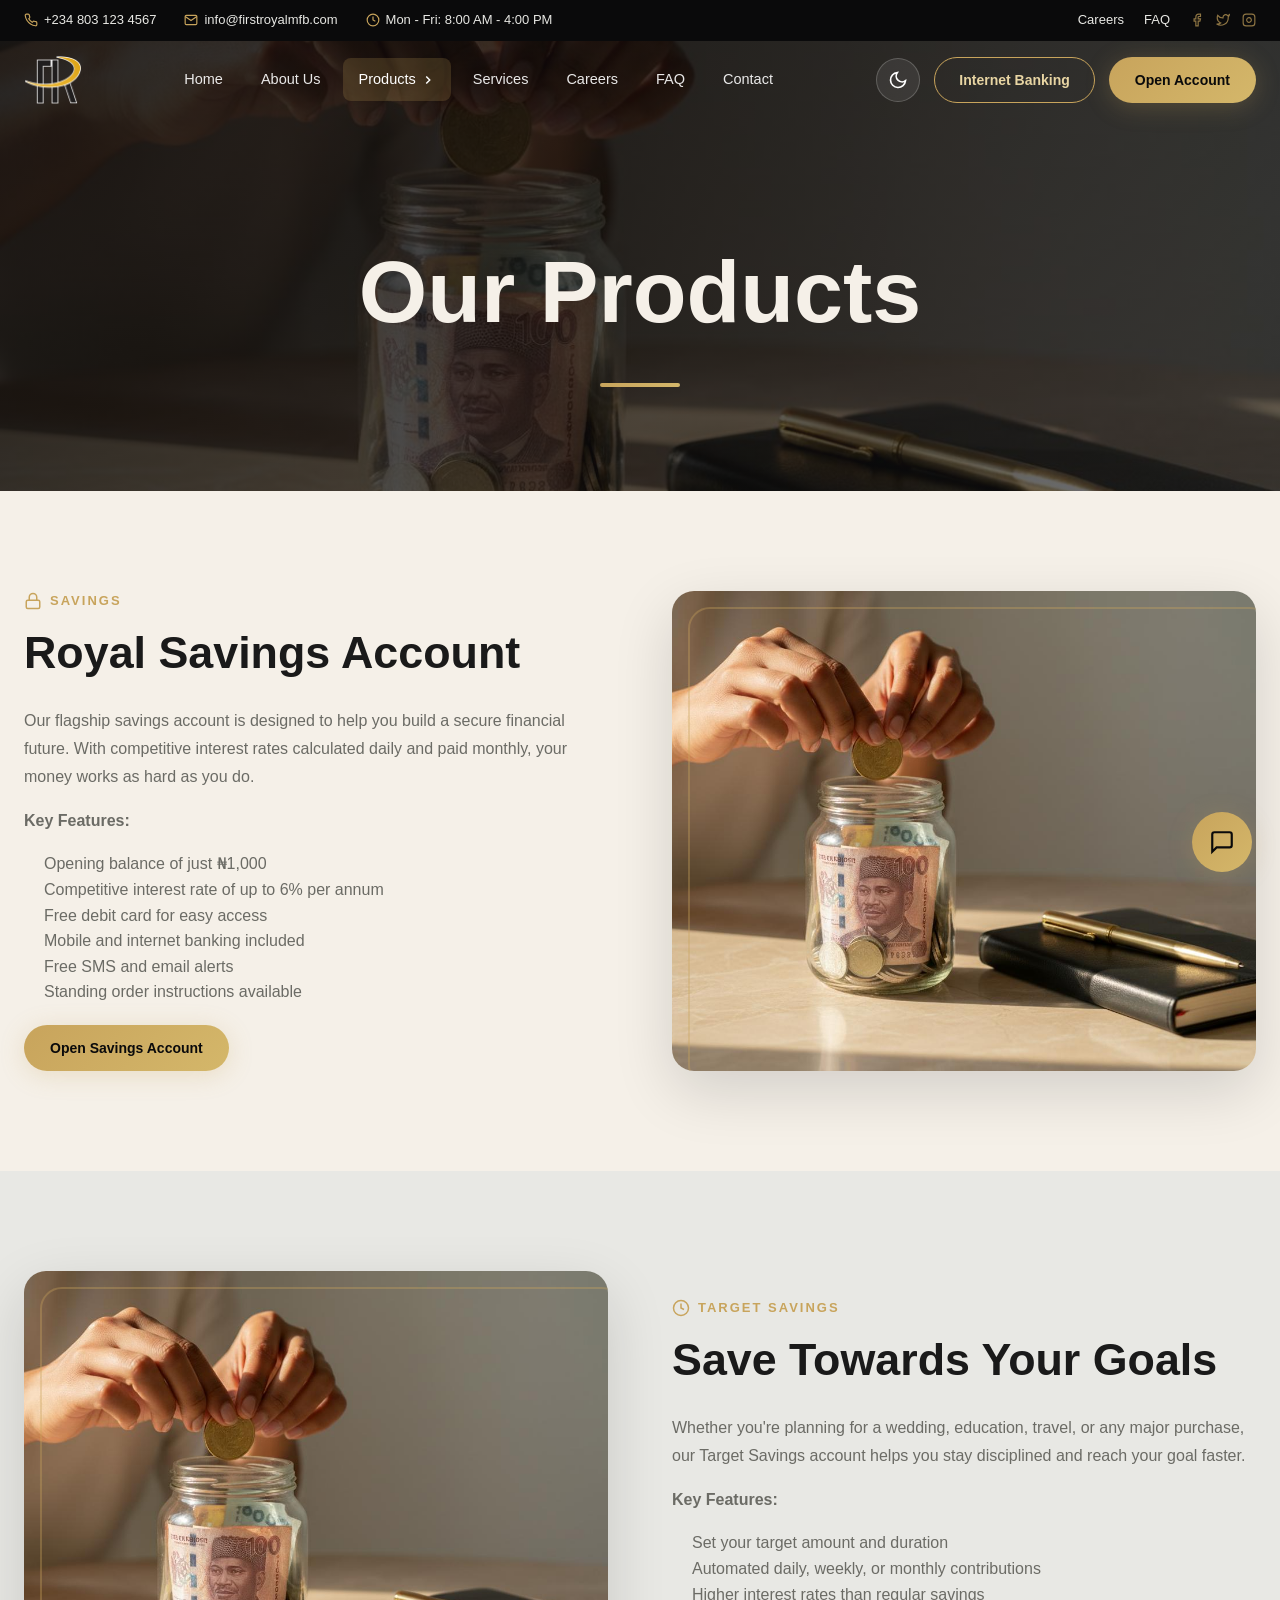
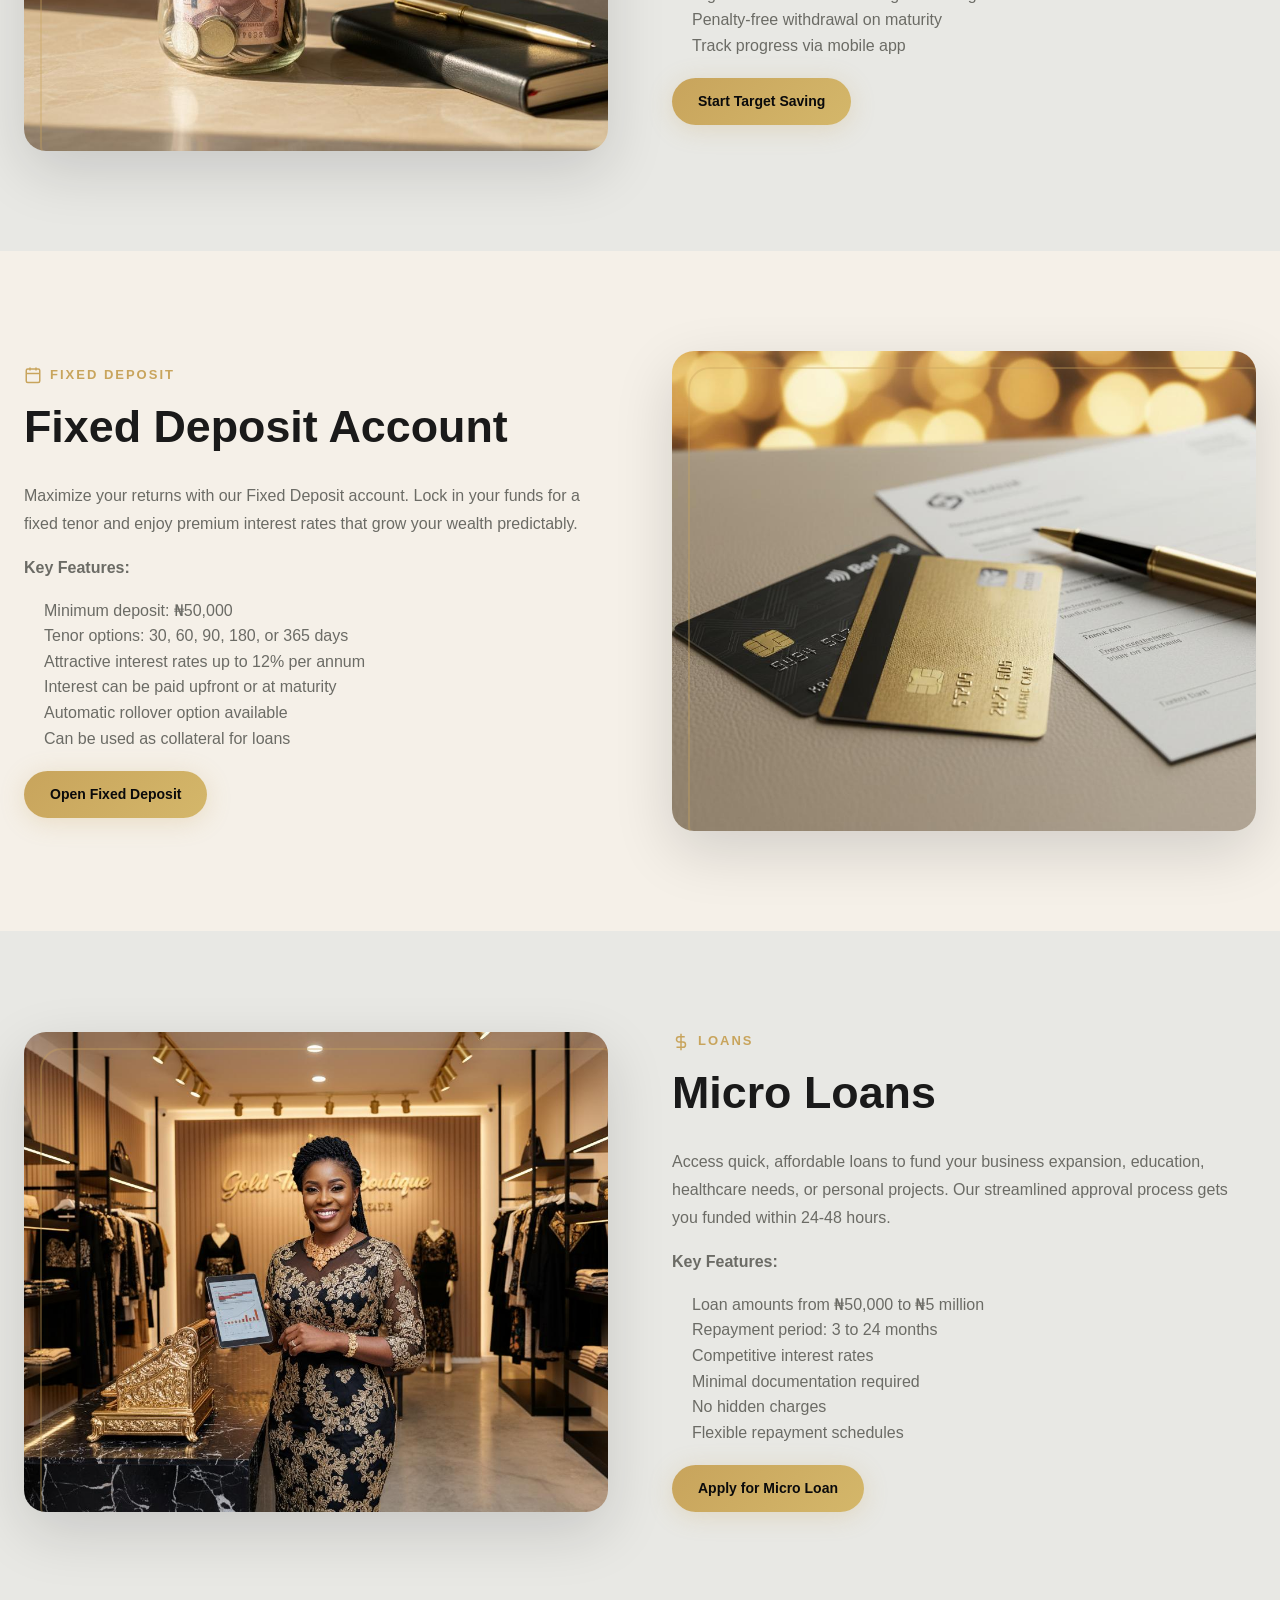
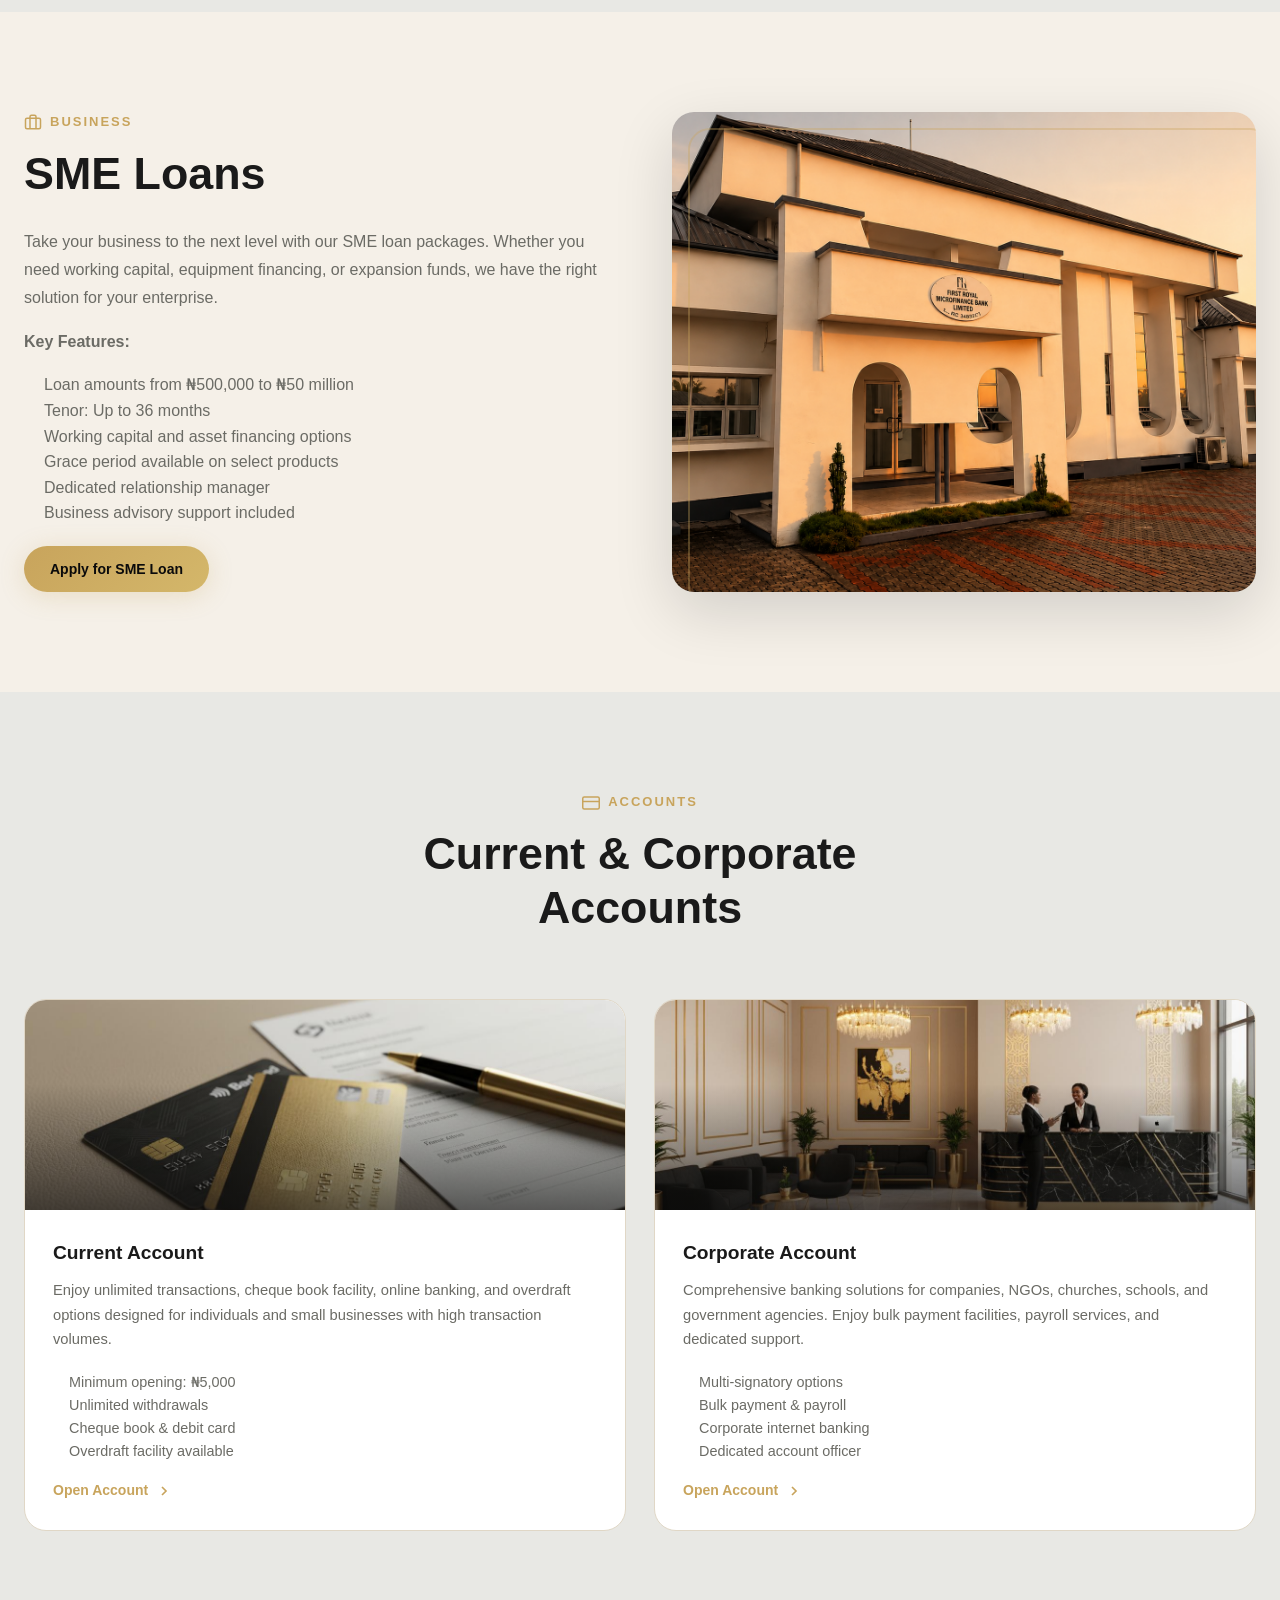
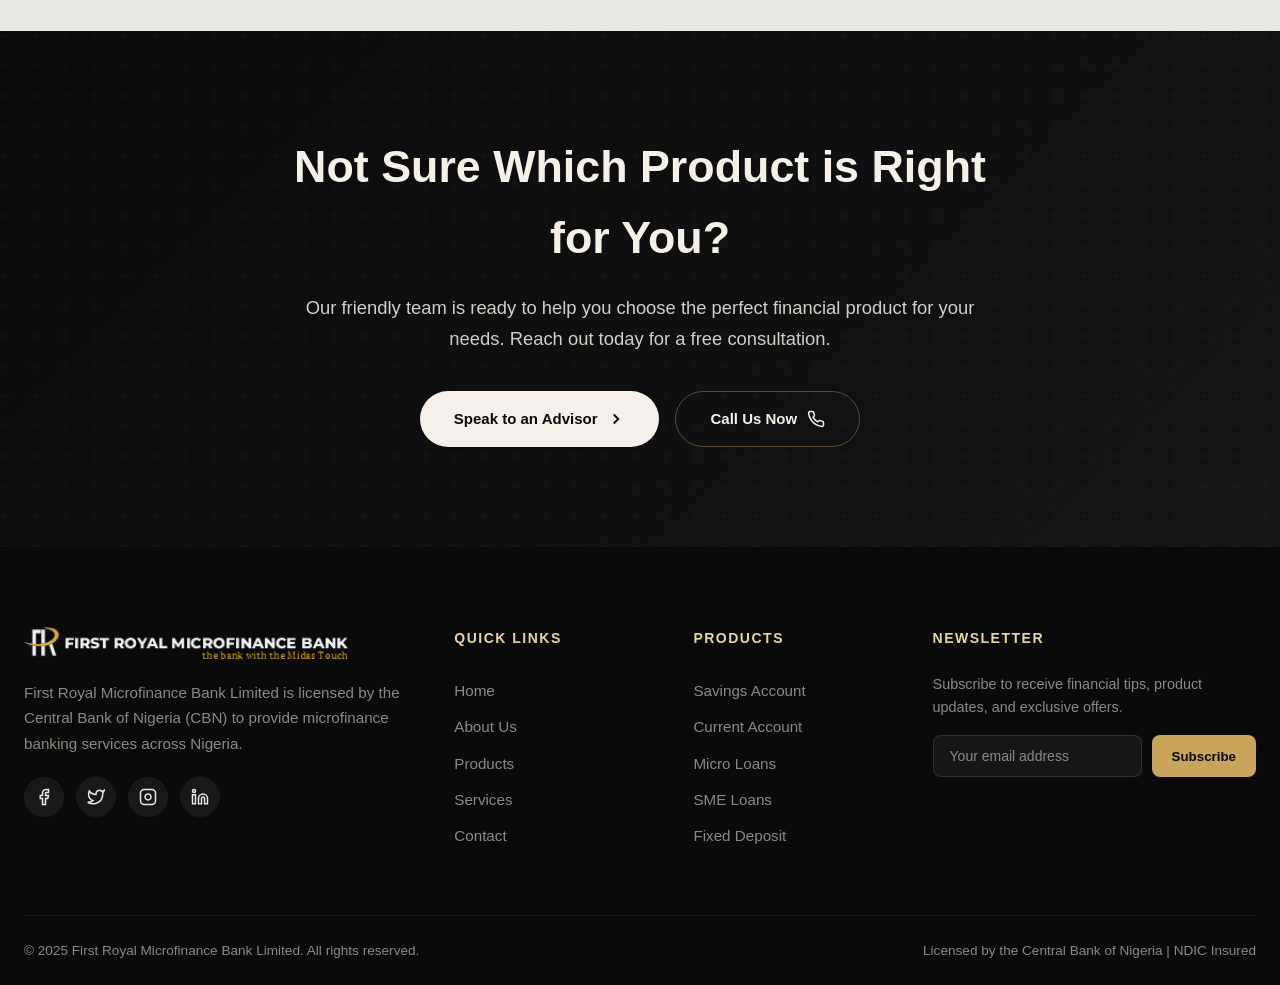
<file: products.html>
<!DOCTYPE html>
<html lang="en">
<head>
  <meta charset="UTF-8">
  <meta name="viewport" content="width=device-width, initial-scale=1.0">
  <title>Our Products | First Royal Microfinance Bank</title>
  <meta name="description" content="Explore our range of financial products including savings accounts, current accounts, micro loans, SME loans, and fixed deposits at First Royal MFB.">
  <link rel="stylesheet" href="css/style.css">
</head>
<body>

  <!-- Top Bar -->
  <div class="top-bar">
    <div class="container">
      <div class="top-bar-left">
        <span><svg viewBox="0 0 24 24"><path d="M22 16.92v3a2 2 0 0 1-2.18 2 19.79 19.79 0 0 1-8.63-3.07 19.5 19.5 0 0 1-6-6 19.79 19.79 0 0 1-3.07-8.67A2 2 0 0 1 4.11 2h3a2 2 0 0 1 2 1.72 12.84 12.84 0 0 0 .7 2.81 2 2 0 0 1-.45 2.11L8.09 9.91a16 16 0 0 0 6 6l1.27-1.27a2 2 0 0 1 2.11-.45 12.84 12.84 0 0 0 2.81.7A2 2 0 0 1 22 16.92z"/></svg> +234 803 123 4567</span>
        <span><svg viewBox="0 0 24 24"><path d="M4 4h16c1.1 0 2 .9 2 2v12c0 1.1-.9 2-2 2H4c-1.1 0-2-.9-2-2V6c0-1.1.9-2 2-2z"/><polyline points="22,6 12,13 2,6"/></svg> info@firstroyalmfb.com</span>
        <span><svg viewBox="0 0 24 24"><circle cx="12" cy="12" r="10"/><polyline points="12 6 12 12 16 14"/></svg> Mon - Fri: 8:00 AM - 4:00 PM</span>
      </div>
      <div class="top-bar-right">
        <a href="career.html">Careers</a>
        <a href="faq.html">FAQ</a>
        <div class="top-bar-social">
          <a href="#" aria-label="Facebook"><svg viewBox="0 0 24 24" width="14" height="14" fill="currentColor"><path d="M18 2h-3a5 5 0 0 0-5 5v3H7v4h3v8h4v-8h3l1-4h-4V7a1 1 0 0 1 1-1h3z"/></svg></a>
          <a href="#" aria-label="Twitter"><svg viewBox="0 0 24 24" width="14" height="14" fill="currentColor"><path d="M23 3a10.9 10.9 0 0 1-3.14 1.53 4.48 4.48 0 0 0-7.86 3v1A10.66 10.66 0 0 1 3 4s-4 9 5 13a11.64 11.64 0 0 1-7 2c9 5 20 0 20-11.5a4.5 4.5 0 0 0-.08-.83A7.72 7.72 0 0 0 23 3z"/></svg></a>
          <a href="#" aria-label="Instagram"><svg viewBox="0 0 24 24" width="14" height="14" fill="currentColor"><rect x="2" y="2" width="20" height="20" rx="5" ry="5"/><path d="M16 11.37A4 4 0 1 1 12.63 8 4 4 0 0 1 16 11.37z"/><line x1="17.5" y1="6.5" x2="17.51" y2="6.5"/></svg></a>
        </div>
      </div>
    </div>
  </div>

  <!-- Navigation -->
  <nav class="nav">
    <div class="nav-inner">
      <a href="index.html" class="logo">
        <img src="images/logo-bg-blk.png" alt="First Royal MFB" class="logo-img logo-dark">
        <img src="images/logo-bg-white.png" alt="First Royal MFB" class="logo-img logo-light">
      </a>
      <ul class="nav-menu">
        <li><a href="index.html">Home</a></li>
        <li><a href="about.html">About Us</a></li>
        <li>
          <a href="products.html" class="active">Products <svg class="chevron" viewBox="0 0 24 24"><polyline points="9 18 15 12 9 6"/></svg></a>
          <div class="mega-menu">
            <div class="mega-menu-grid">
              <div class="mega-menu-col">
                <h4>Savings</h4>
                <a href="products.html#savings"><svg viewBox="0 0 24 24"><rect x="3" y="11" width="18" height="11" rx="2" ry="2"/><path d="M7 11V7a5 5 0 0 1 10 0v4"/></svg><div><span class="mm-text">Royal Savings Account</span><span class="mm-desc">Build your wealth securely</span></div></a>
                <a href="products.html#target"><svg viewBox="0 0 24 24"><circle cx="12" cy="12" r="10"/><polyline points="12 6 12 12 16 14"/></svg><div><span class="mm-text">Target Savings</span><span class="mm-desc">Save towards your goals</span></div></a>
                <a href="products.html#fixed"><svg viewBox="0 0 24 24"><rect x="3" y="4" width="18" height="18" rx="2" ry="2"/><line x1="16" y1="2" x2="16" y2="6"/><line x1="8" y1="2" x2="8" y2="6"/><line x1="3" y1="10" x2="21" y2="10"/></svg><div><span class="mm-text">Fixed Deposit</span><span class="mm-desc">Higher returns on savings</span></div></a>
              </div>
              <div class="mega-menu-col">
                <h4>Loans</h4>
                <a href="products.html#micro"><svg viewBox="0 0 24 24"><line x1="12" y1="1" x2="12" y2="23"/><path d="M17 5H9.5a3.5 3.5 0 0 0 0 7h5a3.5 3.5 0 0 1 0 7H6"/></svg><div><span class="mm-text">Micro Loans</span><span class="mm-desc">Quick access to funds</span></div></a>
                <a href="products.html#sme"><svg viewBox="0 0 24 24"><rect x="2" y="7" width="20" height="14" rx="2" ry="2"/><path d="M16 21V5a2 2 0 0 0-2-2h-4a2 2 0 0 0-2 2v16"/></svg><div><span class="mm-text">SME Loans</span><span class="mm-desc">Grow your business</span></div></a>
                <a href="products.html#group"><svg viewBox="0 0 24 24"><path d="M17 21v-2a4 4 0 0 0-4-4H5a4 4 0 0 0-4 4v2"/><circle cx="9" cy="7" r="4"/><path d="M23 21v-2a4 4 0 0 0-3-3.87"/><path d="M16 3.13a4 4 0 0 1 0 7.75"/></svg><div><span class="mm-text">Group Lending</span><span class="mm-desc">Collective financial growth</span></div></a>
              </div>
              <div class="mega-menu-col">
                <h4>Accounts</h4>
                <a href="products.html#current"><svg viewBox="0 0 24 24"><rect x="1" y="4" width="22" height="16" rx="2" ry="2"/><line x1="1" y1="10" x2="23" y2="10"/></svg><div><span class="mm-text">Current Account</span><span class="mm-desc">Daily banking made easy</span></div></a>
                <a href="products.html#corporate"><svg viewBox="0 0 24 24"><path d="M12 2L2 7l10 5 10-5-10-5zM2 17l10 5 10-5M2 12l10 5 10-5"/></svg><div><span class="mm-text">Corporate Account</span><span class="mm-desc">Solutions for enterprises</span></div></a>
              </div>
            </div>
          </div>
        </li>
        <li><a href="services.html">Services</a></li>
        <li><a href="career.html">Careers</a></li>
        <li><a href="faq.html">FAQ</a></li>
        <li><a href="contact.html">Contact</a></li>
      </ul>
      <div class="nav-cta">
        <button class="theme-toggle" id="themeToggle" aria-label="Toggle theme">
          <svg viewBox="0 0 24 24"><circle cx="12" cy="12" r="5"/><path d="M12 1v2M12 21v2M4.22 4.22l1.42 1.42M18.36 18.36l1.42 1.42M1 12h2M21 12h2M4.22 19.78l1.42-1.42M18.36 5.64l1.42-1.42"/></svg>
        </button>
        <a href="#" class="btn btn-outline">Internet Banking</a>
        <a href="contact.html" class="btn btn-gold">Open Account</a>
        <button class="menu-toggle" aria-label="Toggle menu"><span></span><span></span><span></span></button>
      </div>
    </div>
  </nav>

  <div class="mobile-overlay"></div>
<div class="mobile-menu">
    <div class="mobile-menu-header">
      <button class="mobile-menu-close" aria-label="Close menu"><svg viewBox="0 0 24 24"><line x1="18" y1="6" x2="6" y2="18"/><line x1="6" y1="6" x2="18" y2="18"/></svg></button>
    </div>
    <nav class="mobile-menu-nav">
      <a href="index.html">Home</a>
      <a href="about.html">About Us</a>
      <a href="products.html">Products</a>
      <a href="services.html">Services</a>
      <a href="career.html">Careers</a>
      <a href="faq.html">FAQ</a>
      <a href="contact.html">Contact</a>
    </nav>
    <div class="mobile-menu-footer">
      <a href="contact.html" class="btn btn-gold">Open Account</a>
      <a href="#" class="btn btn-outline">Internet Banking</a>
      <div class="mobile-menu-contact">
        <span><svg viewBox="0 0 24 24"><path d="M22 16.92v3a2 2 0 0 1-2.18 2 19.79 19.79 0 0 1-8.63-3.07 19.5 19.5 0 0 1-6-6 19.79 19.79 0 0 1-3.07-8.67A2 2 0 0 1 4.11 2h3a2 2 0 0 1 2 1.72c.13.56.35 1.17.7 2.81a2 2 0 0 1-.45 2.11L8.09 9.91a16 16 0 0 0 6 6l1.27-1.27a2 2 0 0 1 2.11-.45 12.84 12.84 0 0 0 2.81.7A2 2 0 0 1 22 16.92z"/></svg> +234 803 123 4567</span>
      </div>
    </div>
  </div>

  <!-- Hero -->
  <section class="hero-static">
    <div class="hero-static-bg" style="background-image: url('images/savings.jpg')"></div>
    <div class="hero-content hero-inner">
      <h1>Our <span>Products</span></h1>
    </div>
  </section>

  <!-- Savings -->
  <section class="section" id="savings" style="background: var(--bg-body);">
    <div class="container">
      <div class="about-grid">
        <div class="about-content reveal">
          <div class="section-header">
            <div class="section-label"><svg viewBox="0 0 24 24"><rect x="3" y="11" width="18" height="11" rx="2" ry="2"/><path d="M7 11V7a5 5 0 0 1 10 0v4"/></svg> Savings</div>
            <h2 class="section-title">Royal Savings Account</h2>
          </div>
          <p>Our flagship savings account is designed to help you build a secure financial future. With competitive interest rates calculated daily and paid monthly, your money works as hard as you do.</p>
          <p><strong>Key Features:</strong></p>
          <ul style="color: var(--text-muted); margin-left: 20px; margin-bottom: 20px;">
            <li>Opening balance of just &#8358;1,000</li>
            <li>Competitive interest rate of up to 6% per annum</li>
            <li>Free debit card for easy access</li>
            <li>Mobile and internet banking included</li>
            <li>Free SMS and email alerts</li>
            <li>Standing order instructions available</li>
          </ul>
          <a href="contact.html" class="btn btn-gold">Open Savings Account</a>
        </div>
        <div class="about-image reveal reveal-delay-2"><img src="images/savings.jpg" alt="Savings account"></div>
      </div>
    </div>
  </section>

  <!-- Target Savings -->
  <section class="section" id="target" style="background: var(--bg-alt);">
    <div class="container">
      <div class="about-grid">
        <div class="about-image reveal"><img src="images/savings.jpg" alt="Target savings"></div>
        <div class="about-content reveal reveal-delay-2">
          <div class="section-header">
            <div class="section-label"><svg viewBox="0 0 24 24"><circle cx="12" cy="12" r="10"/><polyline points="12 6 12 12 16 14"/></svg> Target Savings</div>
            <h2 class="section-title">Save Towards Your Goals</h2>
          </div>
          <p>Whether you're planning for a wedding, education, travel, or any major purchase, our Target Savings account helps you stay disciplined and reach your goal faster.</p>
          <p><strong>Key Features:</strong></p>
          <ul style="color: var(--text-muted); margin-left: 20px; margin-bottom: 20px;">
            <li>Set your target amount and duration</li>
            <li>Automated daily, weekly, or monthly contributions</li>
            <li>Higher interest rates than regular savings</li>
            <li>Penalty-free withdrawal on maturity</li>
            <li>Track progress via mobile app</li>
          </ul>
          <a href="contact.html" class="btn btn-gold">Start Target Saving</a>
        </div>
      </div>
    </div>
  </section>

  <!-- Fixed Deposit -->
  <section class="section" id="fixed" style="background: var(--bg-body);">
    <div class="container">
      <div class="about-grid">
        <div class="about-content reveal">
          <div class="section-header">
            <div class="section-label"><svg viewBox="0 0 24 24"><rect x="3" y="4" width="18" height="18" rx="2" ry="2"/><line x1="16" y1="2" x2="16" y2="6"/><line x1="8" y1="2" x2="8" y2="6"/><line x1="3" y1="10" x2="21" y2="10"/></svg> Fixed Deposit</div>
            <h2 class="section-title">Fixed Deposit Account</h2>
          </div>
          <p>Maximize your returns with our Fixed Deposit account. Lock in your funds for a fixed tenor and enjoy premium interest rates that grow your wealth predictably.</p>
          <p><strong>Key Features:</strong></p>
          <ul style="color: var(--text-muted); margin-left: 20px; margin-bottom: 20px;">
            <li>Minimum deposit: &#8358;50,000</li>
            <li>Tenor options: 30, 60, 90, 180, or 365 days</li>
            <li>Attractive interest rates up to 12% per annum</li>
            <li>Interest can be paid upfront or at maturity</li>
            <li>Automatic rollover option available</li>
            <li>Can be used as collateral for loans</li>
          </ul>
          <a href="contact.html" class="btn btn-gold">Open Fixed Deposit</a>
        </div>
        <div class="about-image reveal reveal-delay-2"><img src="images/current.jpg" alt="Fixed deposit"></div>
      </div>
    </div>
  </section>

  <!-- Micro Loans -->
  <section class="section" id="micro" style="background: var(--bg-alt);">
    <div class="container">
      <div class="about-grid">
        <div class="about-image reveal"><img src="images/loans.jpg" alt="Micro loans"></div>
        <div class="about-content reveal reveal-delay-2">
          <div class="section-header">
            <div class="section-label"><svg viewBox="0 0 24 24"><line x1="12" y1="1" x2="12" y2="23"/><path d="M17 5H9.5a3.5 3.5 0 0 0 0 7h5a3.5 3.5 0 0 1 0 7H6"/></svg> Loans</div>
            <h2 class="section-title">Micro Loans</h2>
          </div>
          <p>Access quick, affordable loans to fund your business expansion, education, healthcare needs, or personal projects. Our streamlined approval process gets you funded within 24-48 hours.</p>
          <p><strong>Key Features:</strong></p>
          <ul style="color: var(--text-muted); margin-left: 20px; margin-bottom: 20px;">
            <li>Loan amounts from &#8358;50,000 to &#8358;5 million</li>
            <li>Repayment period: 3 to 24 months</li>
            <li>Competitive interest rates</li>
            <li>Minimal documentation required</li>
            <li>No hidden charges</li>
            <li>Flexible repayment schedules</li>
          </ul>
          <a href="contact.html" class="btn btn-gold">Apply for Micro Loan</a>
        </div>
      </div>
    </div>
  </section>

  <!-- SME Loans -->
  <section class="section" id="sme" style="background: var(--bg-body);">
    <div class="container">
      <div class="about-grid">
        <div class="about-content reveal">
          <div class="section-header">
            <div class="section-label"><svg viewBox="0 0 24 24"><rect x="2" y="7" width="20" height="14" rx="2" ry="2"/><path d="M16 21V5a2 2 0 0 0-2-2h-4a2 2 0 0 0-2 2v16"/></svg> Business</div>
            <h2 class="section-title">SME Loans</h2>
          </div>
          <p>Take your business to the next level with our SME loan packages. Whether you need working capital, equipment financing, or expansion funds, we have the right solution for your enterprise.</p>
          <p><strong>Key Features:</strong></p>
          <ul style="color: var(--text-muted); margin-left: 20px; margin-bottom: 20px;">
            <li>Loan amounts from &#8358;500,000 to &#8358;50 million</li>
            <li>Tenor: Up to 36 months</li>
            <li>Working capital and asset financing options</li>
            <li>Grace period available on select products</li>
            <li>Dedicated relationship manager</li>
            <li>Business advisory support included</li>
          </ul>
          <a href="contact.html" class="btn btn-gold">Apply for SME Loan</a>
        </div>
        <div class="about-image reveal reveal-delay-2"><img src="images/nationwide.jpg" alt="SME loans"></div>
      </div>
    </div>
  </section>

  <!-- Current & Corporate -->
  <section class="section" id="current" style="background: var(--bg-alt);">
    <div class="container">
      <div class="section-header reveal">
        <div class="section-label"><svg viewBox="0 0 24 24"><rect x="1" y="4" width="22" height="16" rx="2" ry="2"/><line x1="1" y1="10" x2="23" y2="10"/></svg> Accounts</div>
        <h2 class="section-title">Current & Corporate Accounts</h2>
      </div>
      <div class="product-grid">
        <div class="product-card reveal reveal-delay-1">
          <div class="product-image"><img src="images/current.jpg" alt="Current account"></div>
          <div class="product-body">
            <h3>Current Account</h3>
            <p>Enjoy unlimited transactions, cheque book facility, online banking, and overdraft options designed for individuals and small businesses with high transaction volumes.</p>
            <ul style="color: var(--text-muted); font-size: 0.9rem; margin-bottom: 16px; margin-left: 16px;">
              <li>Minimum opening: &#8358;5,000</li>
              <li>Unlimited withdrawals</li>
              <li>Cheque book & debit card</li>
              <li>Overdraft facility available</li>
            </ul>
            <a href="contact.html" class="product-link">Open Account <svg viewBox="0 0 24 24"><polyline points="9 18 15 12 9 6"/></svg></a>
          </div>
        </div>
        <div class="product-card reveal reveal-delay-2">
          <div class="product-image"><img src="images/services.jpg" alt="Corporate account"></div>
          <div class="product-body">
            <h3>Corporate Account</h3>
            <p>Comprehensive banking solutions for companies, NGOs, churches, schools, and government agencies. Enjoy bulk payment facilities, payroll services, and dedicated support.</p>
            <ul style="color: var(--text-muted); font-size: 0.9rem; margin-bottom: 16px; margin-left: 16px;">
              <li>Multi-signatory options</li>
              <li>Bulk payment & payroll</li>
              <li>Corporate internet banking</li>
              <li>Dedicated account officer</li>
            </ul>
            <a href="contact.html" class="product-link">Open Account <svg viewBox="0 0 24 24"><polyline points="9 18 15 12 9 6"/></svg></a>
          </div>
        </div>
      </div>
    </div>
  </section>

  <!-- CTA -->
  <section class="cta-section">
    <div class="container">
      <div class="cta-content reveal">
        <h2>Not Sure Which Product is Right for You?</h2>
        <p>Our friendly team is ready to help you choose the perfect financial product for your needs. Reach out today for a free consultation.</p>
        <div class="hero-buttons">
          <a href="contact.html" class="hero-btn-light">Speak to an Advisor <svg width="18" height="18" viewBox="0 0 24 24" fill="none" stroke="currentColor" stroke-width="2.5"><polyline points="9 18 15 12 9 6"/></svg></a>
          <a href="tel:+2348031234567" class="hero-btn-outline">Call Us Now <svg width="18" height="18" viewBox="0 0 24 24" fill="none" stroke="currentColor" stroke-width="2"><path d="M22 16.92v3a2 2 0 0 1-2.18 2 19.79 19.79 0 0 1-8.63-3.07 19.5 19.5 0 0 1-6-6 19.79 19.79 0 0 1-3.07-8.67A2 2 0 0 1 4.11 2h3a2 2 0 0 1 2 1.72 12.84 12.84 0 0 0 .7 2.81 2 2 0 0 1-.45 2.11L8.09 9.91a16 16 0 0 0 6 6l1.27-1.27a2 2 0 0 1 2.11-.45 12.84 12.84 0 0 0 2.81.7A2 2 0 0 1 22 16.92z"/></svg></a>
        </div>
      </div>
    </div>
  </section>

  <!-- Footer -->
  <footer class="footer">
    <div class="container">
      <div class="footer-grid">
        <div class="footer-brand">
          <a href="index.html" class="logo">
            <img src="images/logo-footer.png" alt="First Royal MFB" class="footer-logo-img">
          </a>
          <p>First Royal Microfinance Bank Limited is licensed by the Central Bank of Nigeria (CBN) to provide microfinance banking services across Nigeria.</p>
          <div class="footer-social">
            <a href="#" aria-label="Facebook"><svg viewBox="0 0 24 24"><path d="M18 2h-3a5 5 0 0 0-5 5v3H7v4h3v8h4v-8h3l1-4h-4V7a1 1 0 0 1 1-1h3z"/></svg></a>
            <a href="#" aria-label="Twitter"><svg viewBox="0 0 24 24"><path d="M23 3a10.9 10.9 0 0 1-3.14 1.53 4.48 4.48 0 0 0-7.86 3v1A10.66 10.66 0 0 1 3 4s-4 9 5 13a11.64 11.64 0 0 1-7 2c9 5 20 0 20-11.5a4.5 4.5 0 0 0-.08-.83A7.72 7.72 0 0 0 23 3z"/></svg></a>
            <a href="#" aria-label="Instagram"><svg viewBox="0 0 24 24"><rect x="2" y="2" width="20" height="20" rx="5" ry="5"/><path d="M16 11.37A4 4 0 1 1 12.63 8 4 4 0 0 1 16 11.37z"/><line x1="17.5" y1="6.5" x2="17.51" y2="6.5"/></svg></a>
            <a href="#" aria-label="LinkedIn"><svg viewBox="0 0 24 24"><path d="M16 8a6 6 0 0 1 6 6v7h-4v-7a2 2 0 0 0-2-2 2 2 0 0 0-2 2v7h-4v-7a6 6 0 0 1 6-6z"/><rect x="2" y="9" width="4" height="12"/><circle cx="4" cy="4" r="2"/></svg></a>
          </div>
        </div>
        <div class="footer-col">
          <h4>Quick Links</h4>
          <a href="index.html">Home</a>
          <a href="about.html">About Us</a>
          <a href="products.html">Products</a>
          <a href="services.html">Services</a>
          <a href="contact.html">Contact</a>
        </div>
        <div class="footer-col">
          <h4>Products</h4>
          <a href="products.html#savings">Savings Account</a>
          <a href="products.html#current">Current Account</a>
          <a href="products.html#micro">Micro Loans</a>
          <a href="products.html#sme">SME Loans</a>
          <a href="products.html#fixed">Fixed Deposit</a>
        </div>
        <div class="footer-col footer-newsletter">
          <h4>Newsletter</h4>
          <p>Subscribe to receive financial tips, product updates, and exclusive offers.</p>
          <form class="newsletter-form" onsubmit="event.preventDefault(); this.querySelector('button').textContent='Subscribed!';">
            <input type="email" placeholder="Your email address" required>
            <button type="submit">Subscribe</button>
          </form>
        </div>
      </div>
      <div class="footer-bottom">
        <p>&copy; 2025 First Royal Microfinance Bank Limited. All rights reserved.</p>
        <p>Licensed by the Central Bank of Nigeria | NDIC Insured</p>
      </div>
    </div>
  </footer>

  <!-- Chat Widget -->
  <div class="chat-widget">
    <div class="chat-panel">
      <div class="chat-header">
        <h4><svg viewBox="0 0 24 24"><path d="M21 15a2 2 0 0 1-2 2H7l-4 4V5a2 2 0 0 1 2-2h14a2 2 0 0 1 2 2z"/></svg> Chat with Us</h4>
        <button class="chat-close"><svg viewBox="0 0 24 24"><line x1="18" y1="6" x2="6" y2="18"/><line x1="6" y1="6" x2="18" y2="18"/></svg></button>
      </div>
      <div class="chat-body">
        <p>Hello! Welcome to First Royal MFB. How can we assist you today?</p>
        <button class="chat-option"><svg viewBox="0 0 24 24"><circle cx="12" cy="12" r="10"/><line x1="12" y1="16" x2="12" y2="12"/><line x1="12" y1="8" x2="12.01" y2="8"/></svg> Account Opening</button>
        <button class="chat-option"><svg viewBox="0 0 24 24"><line x1="12" y1="1" x2="12" y2="23"/><path d="M17 5H9.5a3.5 3.5 0 0 0 0 7h5a3.5 3.5 0 0 1 0 7H6"/></svg> Loan Inquiry</button>
        <button class="chat-option"><svg viewBox="0 0 24 24"><circle cx="12" cy="12" r="10"/><polyline points="12 6 12 12 16 14"/></svg> Operating Hours</button>
        <button class="chat-option"><svg viewBox="0 0 24 24"><path d="M21 15a2 2 0 0 1-2 2H7l-4 4V5a2 2 0 0 1 2-2h14a2 2 0 0 1 2 2z"/></svg> Talk to an Agent</button>
      </div>
    </div>
    <button class="chat-btn" aria-label="Chat with us"><svg viewBox="0 0 24 24"><path d="M21 15a2 2 0 0 1-2 2H7l-4 4V5a2 2 0 0 1 2-2h14a2 2 0 0 1 2 2z"/></svg></button>
  </div>

  <button class="scroll-top" aria-label="Scroll to top"><svg viewBox="0 0 24 24"><polyline points="18 15 12 9 6 15"/></svg></button>

  <script src="js/main.js"></script>
</body>
</html>
</file>
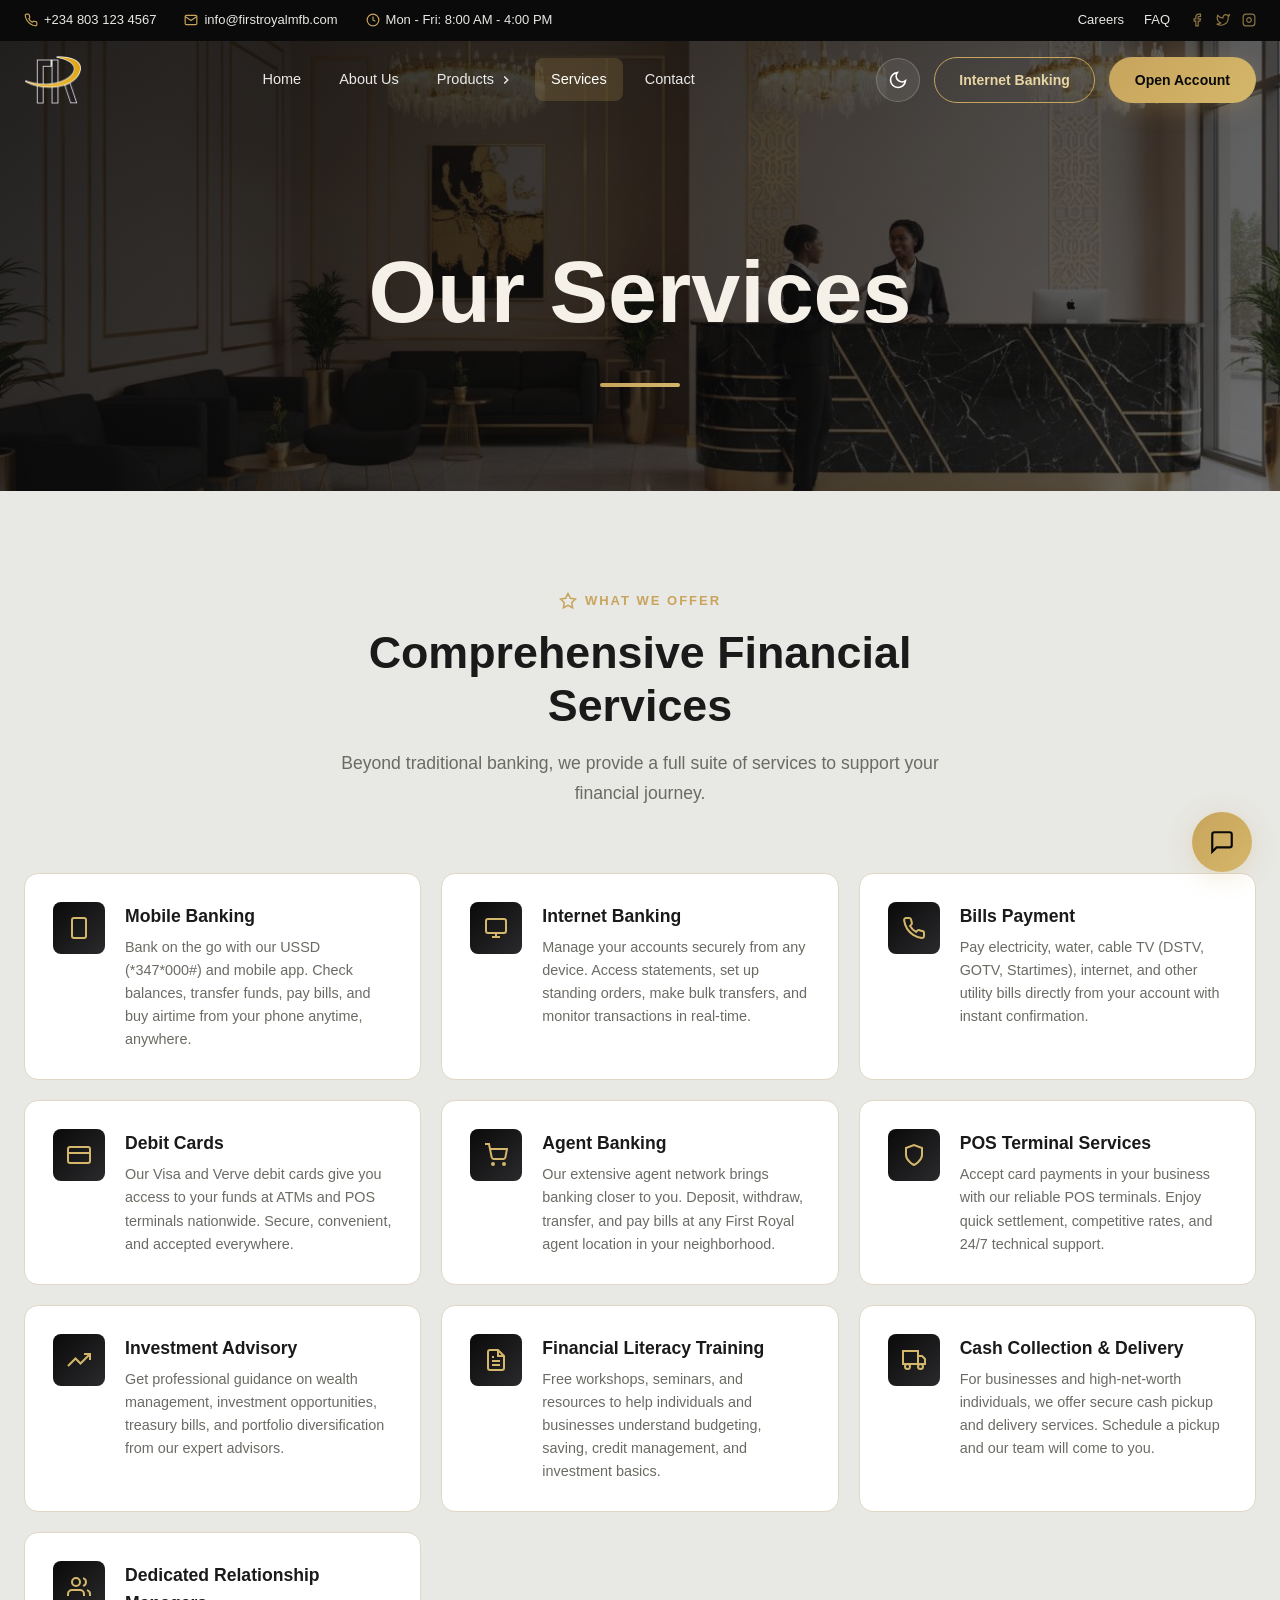
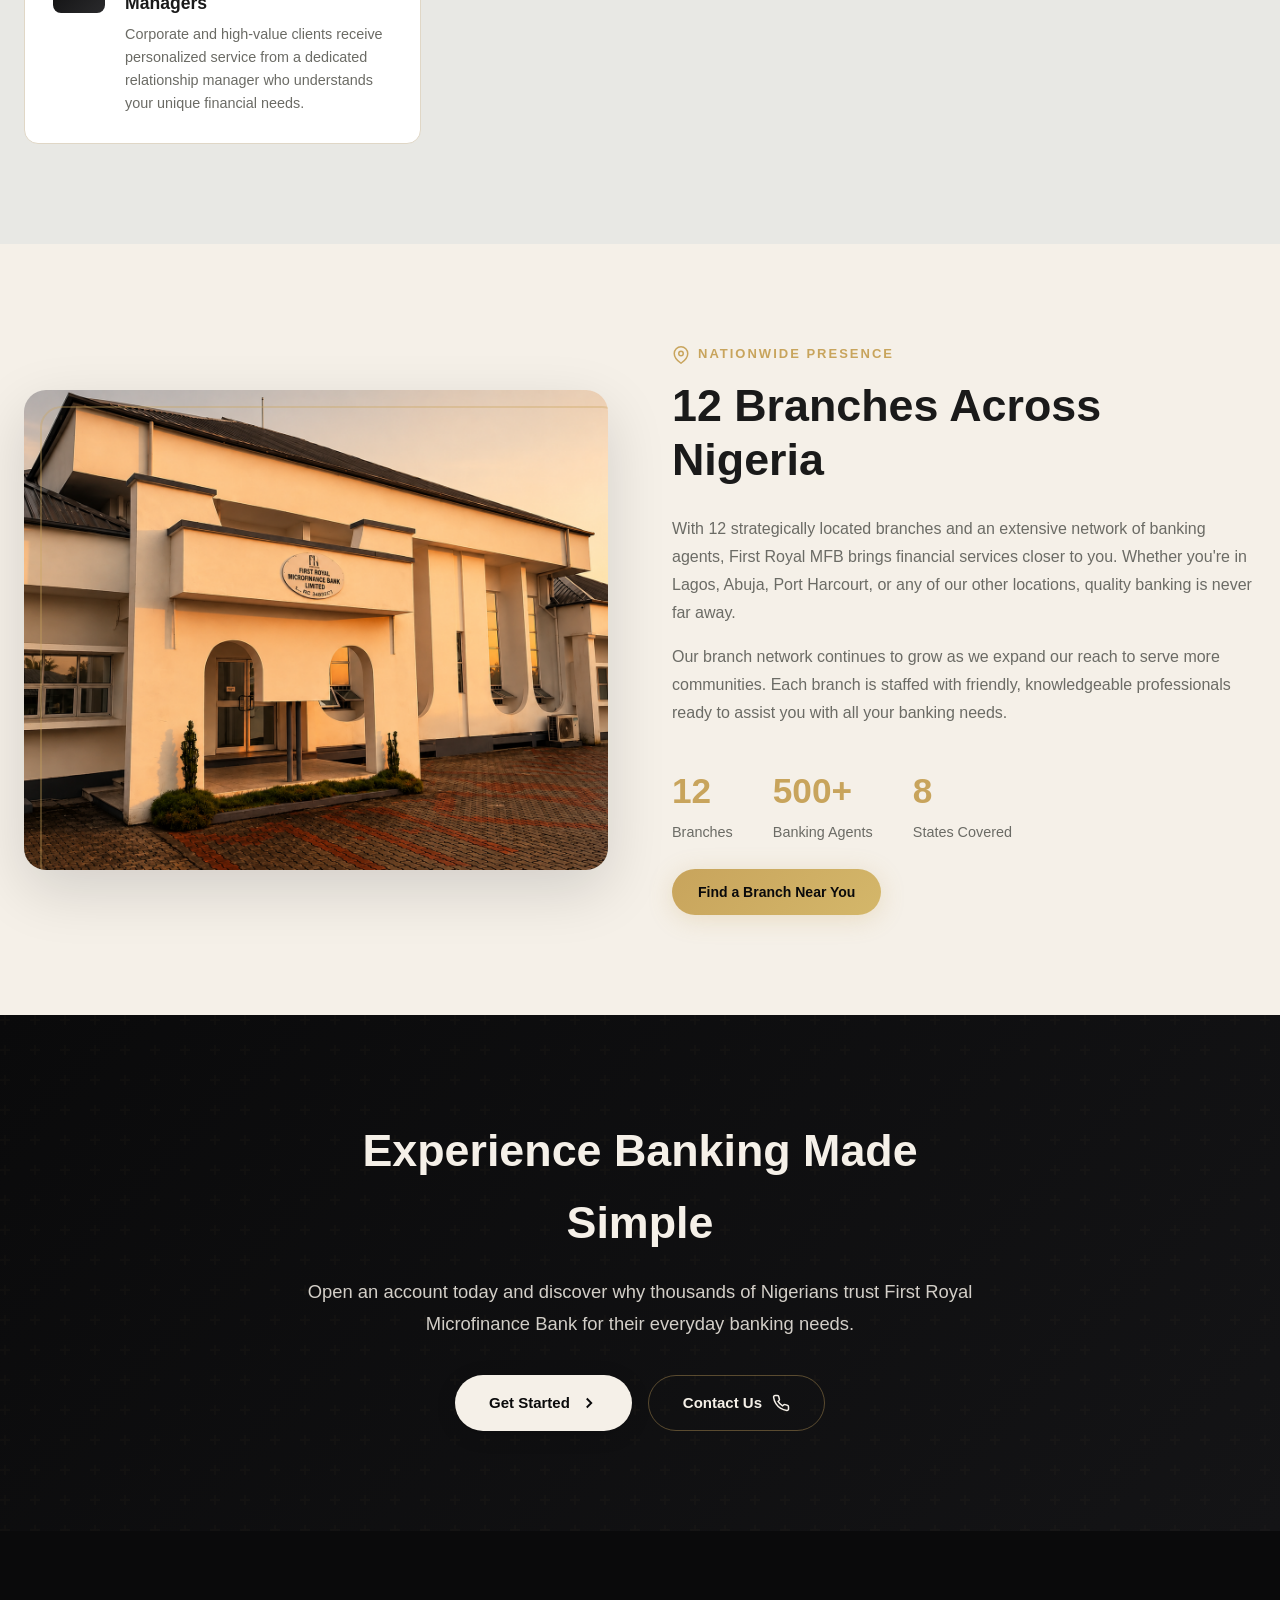
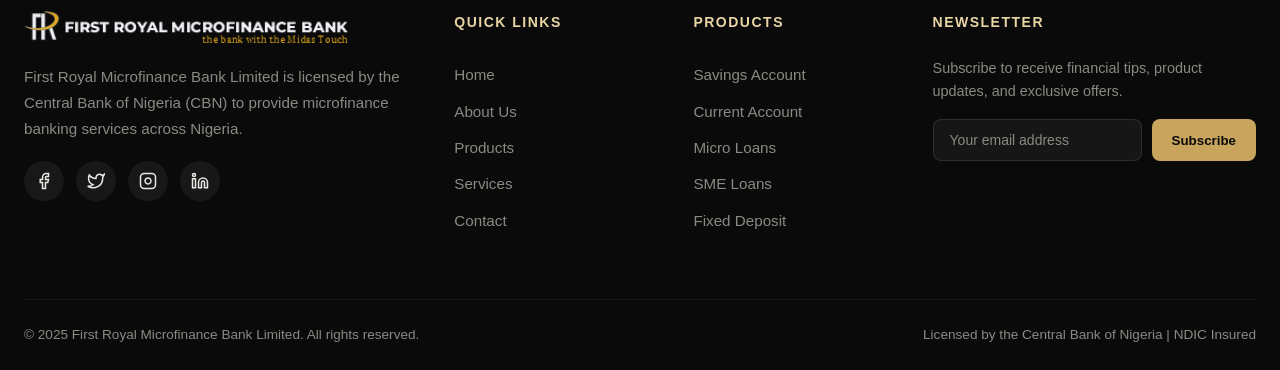
<file: services.html>
<!DOCTYPE html>
<html lang="en">
<head>
  <meta charset="UTF-8">
  <meta name="viewport" content="width=device-width, initial-scale=1.0">
  <title>Our Services | First Royal Microfinance Bank</title>
  <meta name="description" content="Discover our comprehensive banking services including mobile banking, internet banking, POS services, agent banking, bills payment, and financial advisory at First Royal MFB.">
  <link rel="stylesheet" href="css/style.css">
</head>
<body>

  <!-- Top Bar -->
  <div class="top-bar">
    <div class="container">
      <div class="top-bar-left">
        <span><svg viewBox="0 0 24 24"><path d="M22 16.92v3a2 2 0 0 1-2.18 2 19.79 19.79 0 0 1-8.63-3.07 19.5 19.5 0 0 1-6-6 19.79 19.79 0 0 1-3.07-8.67A2 2 0 0 1 4.11 2h3a2 2 0 0 1 2 1.72 12.84 12.84 0 0 0 .7 2.81 2 2 0 0 1-.45 2.11L8.09 9.91a16 16 0 0 0 6 6l1.27-1.27a2 2 0 0 1 2.11-.45 12.84 12.84 0 0 0 2.81.7A2 2 0 0 1 22 16.92z"/></svg> +234 803 123 4567</span>
        <span><svg viewBox="0 0 24 24"><path d="M4 4h16c1.1 0 2 .9 2 2v12c0 1.1-.9 2-2 2H4c-1.1 0-2-.9-2-2V6c0-1.1.9-2 2-2z"/><polyline points="22,6 12,13 2,6"/></svg> info@firstroyalmfb.com</span>
        <span><svg viewBox="0 0 24 24"><circle cx="12" cy="12" r="10"/><polyline points="12 6 12 12 16 14"/></svg> Mon - Fri: 8:00 AM - 4:00 PM</span>
      </div>
      <div class="top-bar-right">
        <a href="career.html">Careers</a>
        <a href="faq.html">FAQ</a>
        <div class="top-bar-social">
          <a href="#" aria-label="Facebook"><svg viewBox="0 0 24 24" width="14" height="14" fill="currentColor"><path d="M18 2h-3a5 5 0 0 0-5 5v3H7v4h3v8h4v-8h3l1-4h-4V7a1 1 0 0 1 1-1h3z"/></svg></a>
          <a href="#" aria-label="Twitter"><svg viewBox="0 0 24 24" width="14" height="14" fill="currentColor"><path d="M23 3a10.9 10.9 0 0 1-3.14 1.53 4.48 4.48 0 0 0-7.86 3v1A10.66 10.66 0 0 1 3 4s-4 9 5 13a11.64 11.64 0 0 1-7 2c9 5 20 0 20-11.5a4.5 4.5 0 0 0-.08-.83A7.72 7.72 0 0 0 23 3z"/></svg></a>
          <a href="#" aria-label="Instagram"><svg viewBox="0 0 24 24" width="14" height="14" fill="currentColor"><rect x="2" y="2" width="20" height="20" rx="5" ry="5"/><path d="M16 11.37A4 4 0 1 1 12.63 8 4 4 0 0 1 16 11.37z"/><line x1="17.5" y1="6.5" x2="17.51" y2="6.5"/></svg></a>
        </div>
      </div>
    </div>
  </div>

  <!-- Navigation -->
  <nav class="nav">
    <div class="nav-inner">
      <a href="index.html" class="logo">
        <img src="images/logo-bg-blk.png" alt="First Royal MFB" class="logo-img logo-dark">
        <img src="images/logo-bg-white.png" alt="First Royal MFB" class="logo-img logo-light">
      </a>
      <ul class="nav-menu">
        <li><a href="index.html">Home</a></li>
        <li><a href="about.html">About Us</a></li>
        <li>
          <a href="products.html">Products <svg class="chevron" viewBox="0 0 24 24"><polyline points="9 18 15 12 9 6"/></svg></a>
          <div class="mega-menu">
            <div class="mega-menu-grid">
              <div class="mega-menu-col">
                <h4>Savings</h4>
                <a href="products.html#savings"><svg viewBox="0 0 24 24"><rect x="3" y="11" width="18" height="11" rx="2" ry="2"/><path d="M7 11V7a5 5 0 0 1 10 0v4"/></svg><div><span class="mm-text">Royal Savings Account</span><span class="mm-desc">Build your wealth securely</span></div></a>
                <a href="products.html#target"><svg viewBox="0 0 24 24"><circle cx="12" cy="12" r="10"/><polyline points="12 6 12 12 16 14"/></svg><div><span class="mm-text">Target Savings</span><span class="mm-desc">Save towards your goals</span></div></a>
                <a href="products.html#fixed"><svg viewBox="0 0 24 24"><rect x="3" y="4" width="18" height="18" rx="2" ry="2"/><line x1="16" y1="2" x2="16" y2="6"/><line x1="8" y1="2" x2="8" y2="6"/><line x1="3" y1="10" x2="21" y2="10"/></svg><div><span class="mm-text">Fixed Deposit</span><span class="mm-desc">Higher returns on savings</span></div></a>
              </div>
              <div class="mega-menu-col">
                <h4>Loans</h4>
                <a href="products.html#micro"><svg viewBox="0 0 24 24"><line x1="12" y1="1" x2="12" y2="23"/><path d="M17 5H9.5a3.5 3.5 0 0 0 0 7h5a3.5 3.5 0 0 1 0 7H6"/></svg><div><span class="mm-text">Micro Loans</span><span class="mm-desc">Quick access to funds</span></div></a>
                <a href="products.html#sme"><svg viewBox="0 0 24 24"><rect x="2" y="7" width="20" height="14" rx="2" ry="2"/><path d="M16 21V5a2 2 0 0 0-2-2h-4a2 2 0 0 0-2 2v16"/></svg><div><span class="mm-text">SME Loans</span><span class="mm-desc">Grow your business</span></div></a>
                <a href="products.html#group"><svg viewBox="0 0 24 24"><path d="M17 21v-2a4 4 0 0 0-4-4H5a4 4 0 0 0-4 4v2"/><circle cx="9" cy="7" r="4"/><path d="M23 21v-2a4 4 0 0 0-3-3.87"/><path d="M16 3.13a4 4 0 0 1 0 7.75"/></svg><div><span class="mm-text">Group Lending</span><span class="mm-desc">Collective financial growth</span></div></a>
              </div>
              <div class="mega-menu-col">
                <h4>Accounts</h4>
                <a href="products.html#current"><svg viewBox="0 0 24 24"><rect x="1" y="4" width="22" height="16" rx="2" ry="2"/><line x1="1" y1="10" x2="23" y2="10"/></svg><div><span class="mm-text">Current Account</span><span class="mm-desc">Daily banking made easy</span></div></a>
                <a href="products.html#corporate"><svg viewBox="0 0 24 24"><path d="M12 2L2 7l10 5 10-5-10-5zM2 17l10 5 10-5M2 12l10 5 10-5"/></svg><div><span class="mm-text">Corporate Account</span><span class="mm-desc">Solutions for enterprises</span></div></a>
              </div>
            </div>
          </div>
        </li>
        <li><a href="services.html" class="active">Services</a></li>
        <li><a href="contact.html">Contact</a></li>
      </ul>
      <div class="nav-cta">
        <button class="theme-toggle" id="themeToggle" aria-label="Toggle theme">
          <svg viewBox="0 0 24 24"><circle cx="12" cy="12" r="5"/><path d="M12 1v2M12 21v2M4.22 4.22l1.42 1.42M18.36 18.36l1.42 1.42M1 12h2M21 12h2M4.22 19.78l1.42-1.42M18.36 5.64l1.42-1.42"/></svg>
        </button>
        <a href="#" class="btn btn-outline">Internet Banking</a>
        <a href="contact.html" class="btn btn-gold">Open Account</a>
        <button class="menu-toggle" aria-label="Toggle menu"><span></span><span></span><span></span></button>
      </div>
    </div>
  </nav>

  <div class="mobile-overlay"></div>
<div class="mobile-menu">
    <div class="mobile-menu-header">
      <button class="mobile-menu-close" aria-label="Close menu"><svg viewBox="0 0 24 24"><line x1="18" y1="6" x2="6" y2="18"/><line x1="6" y1="6" x2="18" y2="18"/></svg></button>
    </div>
    <nav class="mobile-menu-nav">
      <a href="index.html">Home</a>
      <a href="about.html">About Us</a>
      <a href="products.html">Products</a>
      <a href="services.html">Services</a>
      <a href="career.html">Careers</a>
      <a href="faq.html">FAQ</a>
      <a href="contact.html">Contact</a>
    </nav>
    <div class="mobile-menu-footer">
      <a href="contact.html" class="btn btn-gold">Open Account</a>
      <a href="#" class="btn btn-outline">Internet Banking</a>
      <div class="mobile-menu-contact">
        <span><svg viewBox="0 0 24 24"><path d="M22 16.92v3a2 2 0 0 1-2.18 2 19.79 19.79 0 0 1-8.63-3.07 19.5 19.5 0 0 1-6-6 19.79 19.79 0 0 1-3.07-8.67A2 2 0 0 1 4.11 2h3a2 2 0 0 1 2 1.72c.13.56.35 1.17.7 2.81a2 2 0 0 1-.45 2.11L8.09 9.91a16 16 0 0 0 6 6l1.27-1.27a2 2 0 0 1 2.11-.45 12.84 12.84 0 0 0 2.81.7A2 2 0 0 1 22 16.92z"/></svg> +234 803 123 4567</span>
      </div>
    </div>
  </div>

  <!-- Hero -->
  <section class="hero-static">
    <div class="hero-static-bg" style="background-image: url('images/services.jpg')"></div>
    <div class="hero-content hero-inner">
      <h1>Our <span>Services</span></h1>
    </div>
  </section>

  <!-- Services Grid -->
  <section class="section services-section">
    <div class="container">
      <div class="section-header reveal">
        <div class="section-label"><svg viewBox="0 0 24 24"><polygon points="12 2 15.09 8.26 22 9.27 17 14.14 18.18 21.02 12 17.77 5.82 21.02 7 14.14 2 9.27 8.91 8.26 12 2"/></svg> What We Offer</div>
        <h2 class="section-title">Comprehensive Financial Services</h2>
        <p class="section-desc">Beyond traditional banking, we provide a full suite of services to support your financial journey.</p>
      </div>
      <div class="services-grid">
        <div class="service-item reveal">
          <div class="service-icon"><svg viewBox="0 0 24 24"><rect x="5" y="2" width="14" height="20" rx="2" ry="2"/><line x1="12" y1="18" x2="12.01" y2="18"/></svg></div>
          <div><h4>Mobile Banking</h4><p>Bank on the go with our USSD (*347*000#) and mobile app. Check balances, transfer funds, pay bills, and buy airtime from your phone anytime, anywhere.</p></div>
        </div>
        <div class="service-item reveal reveal-delay-1">
          <div class="service-icon"><svg viewBox="0 0 24 24"><rect x="2" y="3" width="20" height="14" rx="2" ry="2"/><line x1="8" y1="21" x2="16" y2="21"/><line x1="12" y1="17" x2="12" y2="21"/></svg></div>
          <div><h4>Internet Banking</h4><p>Manage your accounts securely from any device. Access statements, set up standing orders, make bulk transfers, and monitor transactions in real-time.</p></div>
        </div>
        <div class="service-item reveal reveal-delay-2">
          <div class="service-icon"><svg viewBox="0 0 24 24"><path d="M22 16.92v3a2 2 0 0 1-2.18 2 19.79 19.79 0 0 1-8.63-3.07 19.5 19.5 0 0 1-6-6 19.79 19.79 0 0 1-3.07-8.67A2 2 0 0 1 4.11 2h3a2 2 0 0 1 2 1.72 12.84 12.84 0 0 0 .7 2.81 2 2 0 0 1-.45 2.11L8.09 9.91a16 16 0 0 0 6 6l1.27-1.27a2 2 0 0 1 2.11-.45 12.84 12.84 0 0 0 2.81.7A2 2 0 0 1 22 16.92z"/></svg></div>
          <div><h4>Bills Payment</h4><p>Pay electricity, water, cable TV (DSTV, GOTV, Startimes), internet, and other utility bills directly from your account with instant confirmation.</p></div>
        </div>
        <div class="service-item reveal reveal-delay-3">
          <div class="service-icon"><svg viewBox="0 0 24 24"><rect x="1" y="4" width="22" height="16" rx="2" ry="2"/><line x1="1" y1="10" x2="23" y2="10"/></svg></div>
          <div><h4>Debit Cards</h4><p>Our Visa and Verve debit cards give you access to your funds at ATMs and POS terminals nationwide. Secure, convenient, and accepted everywhere.</p></div>
        </div>
        <div class="service-item reveal reveal-delay-1">
          <div class="service-icon"><svg viewBox="0 0 24 24"><circle cx="9" cy="21" r="1"/><circle cx="20" cy="21" r="1"/><path d="M1 1h4l2.68 13.39a2 2 0 0 0 2 1.61h9.72a2 2 0 0 0 2-1.61L23 6H6"/></svg></div>
          <div><h4>Agent Banking</h4><p>Our extensive agent network brings banking closer to you. Deposit, withdraw, transfer, and pay bills at any First Royal agent location in your neighborhood.</p></div>
        </div>
        <div class="service-item reveal reveal-delay-2">
          <div class="service-icon"><svg viewBox="0 0 24 24"><path d="M12 22s8-4 8-10V5l-8-3-8 3v7c0 6 8 10 8 10z"/></svg></div>
          <div><h4>POS Terminal Services</h4><p>Accept card payments in your business with our reliable POS terminals. Enjoy quick settlement, competitive rates, and 24/7 technical support.</p></div>
        </div>
        <div class="service-item reveal">
          <div class="service-icon"><svg viewBox="0 0 24 24"><polyline points="23 6 13.5 15.5 8.5 10.5 1 18"/><polyline points="17 6 23 6 23 12"/></svg></div>
          <div><h4>Investment Advisory</h4><p>Get professional guidance on wealth management, investment opportunities, treasury bills, and portfolio diversification from our expert advisors.</p></div>
        </div>
        <div class="service-item reveal reveal-delay-1">
          <div class="service-icon"><svg viewBox="0 0 24 24"><path d="M14 2H6a2 2 0 0 0-2 2v16a2 2 0 0 0 2 2h12a2 2 0 0 0 2-2V8z"/><polyline points="14 2 14 8 20 8"/><line x1="16" y1="13" x2="8" y2="13"/><line x1="16" y1="17" x2="8" y2="17"/><polyline points="10 9 9 9 8 9"/></svg></div>
          <div><h4>Financial Literacy Training</h4><p>Free workshops, seminars, and resources to help individuals and businesses understand budgeting, saving, credit management, and investment basics.</p></div>
        </div>
        <div class="service-item reveal reveal-delay-2">
          <div class="service-icon"><svg viewBox="0 0 24 24"><rect x="1" y="3" width="15" height="13"/><polygon points="16 8 20 8 23 11 23 16 16 16 16 8"/><circle cx="5.5" cy="18.5" r="2.5"/><circle cx="18.5" cy="18.5" r="2.5"/></svg></div>
          <div><h4>Cash Collection & Delivery</h4><p>For businesses and high-net-worth individuals, we offer secure cash pickup and delivery services. Schedule a pickup and our team will come to you.</p></div>
        </div>
        <div class="service-item reveal reveal-delay-3">
          <div class="service-icon"><svg viewBox="0 0 24 24"><path d="M17 21v-2a4 4 0 0 0-4-4H5a4 4 0 0 0-4 4v2"/><circle cx="9" cy="7" r="4"/><path d="M23 21v-2a4 4 0 0 0-3-3.87"/><path d="M16 3.13a4 4 0 0 1 0 7.75"/></svg></div>
          <div><h4>Dedicated Relationship Managers</h4><p>Corporate and high-value clients receive personalized service from a dedicated relationship manager who understands your unique financial needs.</p></div>
        </div>
      </div>
    </div>
  </section>

  <!-- Nationwide -->
  <section class="section" style="background: var(--bg-body);">
    <div class="container">
      <div class="about-grid">
        <div class="about-image reveal"><img src="images/nationwide.jpg" alt="Our branch network"></div>
        <div class="about-content reveal reveal-delay-2">
          <div class="section-header">
            <div class="section-label"><svg viewBox="0 0 24 24"><path d="M21 10c0 7-9 13-9 13s-9-6-9-13a9 9 0 0 1 18 0z"/><circle cx="12" cy="10" r="3"/></svg> Nationwide Presence</div>
            <h2 class="section-title">12 Branches Across Nigeria</h2>
          </div>
          <p>With 12 strategically located branches and an extensive network of banking agents, First Royal MFB brings financial services closer to you. Whether you're in Lagos, Abuja, Port Harcourt, or any of our other locations, quality banking is never far away.</p>
          <p>Our branch network continues to grow as we expand our reach to serve more communities. Each branch is staffed with friendly, knowledgeable professionals ready to assist you with all your banking needs.</p>
          <div class="about-stats">
            <div class="about-stat"><h4>12</h4><span>Branches</span></div>
            <div class="about-stat"><h4>500+</h4><span>Banking Agents</span></div>
            <div class="about-stat"><h4>8</h4><span>States Covered</span></div>
          </div>
          <a href="contact.html" class="btn btn-gold" style="margin-top: 24px;">Find a Branch Near You</a>
        </div>
      </div>
    </div>
  </section>

  <!-- CTA -->
  <section class="cta-section">
    <div class="container">
      <div class="cta-content reveal">
        <h2>Experience Banking Made Simple</h2>
        <p>Open an account today and discover why thousands of Nigerians trust First Royal Microfinance Bank for their everyday banking needs.</p>
        <div class="hero-buttons">
          <a href="contact.html" class="hero-btn-light">Get Started <svg width="18" height="18" viewBox="0 0 24 24" fill="none" stroke="currentColor" stroke-width="2.5"><polyline points="9 18 15 12 9 6"/></svg></a>
          <a href="contact.html" class="hero-btn-outline">Contact Us <svg width="18" height="18" viewBox="0 0 24 24" fill="none" stroke="currentColor" stroke-width="2"><path d="M22 16.92v3a2 2 0 0 1-2.18 2 19.79 19.79 0 0 1-8.63-3.07 19.5 19.5 0 0 1-6-6 19.79 19.79 0 0 1-3.07-8.67A2 2 0 0 1 4.11 2h3a2 2 0 0 1 2 1.72 12.84 12.84 0 0 0 .7 2.81 2 2 0 0 1-.45 2.11L8.09 9.91a16 16 0 0 0 6 6l1.27-1.27a2 2 0 0 1 2.11-.45 12.84 12.84 0 0 0 2.81.7A2 2 0 0 1 22 16.92z"/></svg></a>
        </div>
      </div>
    </div>
  </section>

  <!-- Footer -->
  <footer class="footer">
    <div class="container">
      <div class="footer-grid">
        <div class="footer-brand">
          <a href="index.html" class="logo">
            <img src="images/logo-footer.png" alt="First Royal MFB" class="footer-logo-img">
          </a>
          <p>First Royal Microfinance Bank Limited is licensed by the Central Bank of Nigeria (CBN) to provide microfinance banking services across Nigeria.</p>
          <div class="footer-social">
            <a href="#" aria-label="Facebook"><svg viewBox="0 0 24 24"><path d="M18 2h-3a5 5 0 0 0-5 5v3H7v4h3v8h4v-8h3l1-4h-4V7a1 1 0 0 1 1-1h3z"/></svg></a>
            <a href="#" aria-label="Twitter"><svg viewBox="0 0 24 24"><path d="M23 3a10.9 10.9 0 0 1-3.14 1.53 4.48 4.48 0 0 0-7.86 3v1A10.66 10.66 0 0 1 3 4s-4 9 5 13a11.64 11.64 0 0 1-7 2c9 5 20 0 20-11.5a4.5 4.5 0 0 0-.08-.83A7.72 7.72 0 0 0 23 3z"/></svg></a>
            <a href="#" aria-label="Instagram"><svg viewBox="0 0 24 24"><rect x="2" y="2" width="20" height="20" rx="5" ry="5"/><path d="M16 11.37A4 4 0 1 1 12.63 8 4 4 0 0 1 16 11.37z"/><line x1="17.5" y1="6.5" x2="17.51" y2="6.5"/></svg></a>
            <a href="#" aria-label="LinkedIn"><svg viewBox="0 0 24 24"><path d="M16 8a6 6 0 0 1 6 6v7h-4v-7a2 2 0 0 0-2-2 2 2 0 0 0-2 2v7h-4v-7a6 6 0 0 1 6-6z"/><rect x="2" y="9" width="4" height="12"/><circle cx="4" cy="4" r="2"/></svg></a>
          </div>
        </div>
        <div class="footer-col">
          <h4>Quick Links</h4>
          <a href="index.html">Home</a>
          <a href="about.html">About Us</a>
          <a href="products.html">Products</a>
          <a href="services.html">Services</a>
          <a href="contact.html">Contact</a>
        </div>
        <div class="footer-col">
          <h4>Products</h4>
          <a href="products.html#savings">Savings Account</a>
          <a href="products.html#current">Current Account</a>
          <a href="products.html#micro">Micro Loans</a>
          <a href="products.html#sme">SME Loans</a>
          <a href="products.html#fixed">Fixed Deposit</a>
        </div>
        <div class="footer-col footer-newsletter">
          <h4>Newsletter</h4>
          <p>Subscribe to receive financial tips, product updates, and exclusive offers.</p>
          <form class="newsletter-form" onsubmit="event.preventDefault(); this.querySelector('button').textContent='Subscribed!';">
            <input type="email" placeholder="Your email address" required>
            <button type="submit">Subscribe</button>
          </form>
        </div>
      </div>
      <div class="footer-bottom">
        <p>&copy; 2025 First Royal Microfinance Bank Limited. All rights reserved.</p>
        <p>Licensed by the Central Bank of Nigeria | NDIC Insured</p>
      </div>
    </div>
  </footer>

  <!-- Chat Widget -->
  <div class="chat-widget">
    <div class="chat-panel">
      <div class="chat-header">
        <h4><svg viewBox="0 0 24 24"><path d="M21 15a2 2 0 0 1-2 2H7l-4 4V5a2 2 0 0 1 2-2h14a2 2 0 0 1 2 2z"/></svg> Chat with Us</h4>
        <button class="chat-close"><svg viewBox="0 0 24 24"><line x1="18" y1="6" x2="6" y2="18"/><line x1="6" y1="6" x2="18" y2="18"/></svg></button>
      </div>
      <div class="chat-body">
        <p>Hello! Welcome to First Royal MFB. How can we assist you today?</p>
        <button class="chat-option"><svg viewBox="0 0 24 24"><circle cx="12" cy="12" r="10"/><line x1="12" y1="16" x2="12" y2="12"/><line x1="12" y1="8" x2="12.01" y2="8"/></svg> Account Opening</button>
        <button class="chat-option"><svg viewBox="0 0 24 24"><line x1="12" y1="1" x2="12" y2="23"/><path d="M17 5H9.5a3.5 3.5 0 0 0 0 7h5a3.5 3.5 0 0 1 0 7H6"/></svg> Loan Inquiry</button>
        <button class="chat-option"><svg viewBox="0 0 24 24"><circle cx="12" cy="12" r="10"/><polyline points="12 6 12 12 16 14"/></svg> Operating Hours</button>
        <button class="chat-option"><svg viewBox="0 0 24 24"><path d="M21 15a2 2 0 0 1-2 2H7l-4 4V5a2 2 0 0 1 2-2h14a2 2 0 0 1 2 2z"/></svg> Talk to an Agent</button>
      </div>
    </div>
    <button class="chat-btn" aria-label="Chat with us"><svg viewBox="0 0 24 24"><path d="M21 15a2 2 0 0 1-2 2H7l-4 4V5a2 2 0 0 1 2-2h14a2 2 0 0 1 2 2z"/></svg></button>
  </div>

  <button class="scroll-top" aria-label="Scroll to top"><svg viewBox="0 0 24 24"><polyline points="18 15 12 9 6 15"/></svg></button>

  <script src="js/main.js"></script>
</body>
</html>
</file>
<file: css/style.css>
/* ============================================
   FIRST ROYAL MICROFINANCE BANK - V2 Official
   Color Palette: Gold, Black, Beige, Light Gray
   ============================================ */

/* ---- CSS Variables & Theming ---- */
:root {
  /* Official Colors */
  --black: #0A0A0B;
  --near-black: #141416;
  --gold: #C8A45C;
  --gold-light: #D4B76A;
  --gold-pale: #E8D5A3;
  --gold-deep: #A68B3E;
  --beige: #F5F0E8;
  --beige-dark: #EDE6D8;
  --beige-darker: #E0D7C6;
  --light-gray: #E8E8E4;
  --mid-gray: #8A8A82;
  --dark-gray: #2A2A2C;
  --white: #FFFFFF;
  --off-white: #FAFAF5;

  /* Functional */
  --text-main: #1A1A1A;
  --text-muted: #6B6B65;
  --text-on-dark: var(--beige);
  --bg-body: var(--beige);
  --bg-card: var(--white);
  --bg-alt: var(--light-gray);
  --border-color: var(--beige-darker);
  --shadow-sm: 0 2px 8px rgba(10, 10, 11, 0.06);
  --shadow-md: 0 8px 30px rgba(10, 10, 11, 0.10);
  --shadow-lg: 0 20px 60px rgba(10, 10, 11, 0.14);
  --shadow-gold: 0 4px 25px rgba(200, 164, 92, 0.25);
  --radius-sm: 8px;
  --radius-md: 14px;
  --radius-lg: 22px;
  --radius-xl: 30px;
  --transition: all 0.35s cubic-bezier(0.4, 0, 0.2, 1);
}

[data-theme="dark"] {
  --text-main: #E8E6E1;
  --text-muted: #A09E98;
  --text-on-dark: var(--beige);
  --bg-body: #0E0E10;
  --bg-card: #1A1A1C;
  --bg-alt: #151517;
  --border-color: #2E2E30;
  --shadow-sm: 0 2px 8px rgba(0, 0, 0, 0.30);
  --shadow-md: 0 8px 30px rgba(0, 0, 0, 0.40);
  --shadow-lg: 0 20px 60px rgba(0, 0, 0, 0.50);
  --shadow-gold: 0 4px 25px rgba(200, 164, 92, 0.15);
}

/* ---- Reset & Base ---- */
*,
*::before,
*::after {
  margin: 0;
  padding: 0;
  box-sizing: border-box;
}

html {
  scroll-behavior: smooth;
}

body {
  font-family: 'Segoe UI', Tahoma, Geneva, Verdana, sans-serif;
  background: var(--bg-body);
  color: var(--text-main);
  line-height: 1.6;
  overflow-x: hidden;
  transition: background 0.4s, color 0.4s;
}

a {
  text-decoration: none;
  color: inherit;
  transition: var(--transition);
}

ul {
  list-style: none;
}

img {
  max-width: 100%;
  display: block;
}

.container {
  max-width: 1280px;
  margin: 0 auto;
  padding: 0 24px;
}

/* ---- Top Bar ---- */
.top-bar {
  background: var(--black);
  color: var(--beige);
  padding: 10px 0;
  font-size: 13px;
  position: relative;
  z-index: 1001;
}

.top-bar .container {
  display: flex;
  justify-content: space-between;
  align-items: center;
}

.top-bar-left {
  display: flex;
  gap: 28px;
  align-items: center;
}

.top-bar-left span,
.top-bar-right a {
  display: flex;
  align-items: center;
  gap: 6px;
  color: var(--light-gray);
  transition: var(--transition);
}

.top-bar-left svg,
.top-bar-right svg {
  width: 14px;
  height: 14px;
  stroke: var(--gold);
  fill: none;
  stroke-width: 2;
}

.top-bar-right {
  display: flex;
  gap: 20px;
  align-items: center;
}

.top-bar a:hover {
  color: var(--gold-pale);
}

.top-bar-social {
  display: flex;
  gap: 12px;
}

.top-bar-social a {
  opacity: 0.7;
}

.top-bar-social a:hover {
  opacity: 1;
  color: var(--gold-light);
}

/* ---- Navigation ---- */
.nav {
  position: sticky;
  top: 0;
  z-index: 1000;
  background: transparent;
  transition: var(--transition);
  padding: 0;
}

.nav.scrolled {
  background: rgba(10, 10, 11, 0.97);
  backdrop-filter: blur(20px);
  box-shadow: var(--shadow-md);
}

.nav-inner {
  display: flex;
  align-items: center;
  justify-content: space-between;
  height: 78px;
  max-width: 1280px;
  margin: 0 auto;
  padding: 0 24px;
}

/* Logo */
.logo {
  display: flex;
  align-items: center;
  gap: 14px;
  font-weight: 700;
  font-size: 20px;
  color: var(--white);
  letter-spacing: -0.3px;
}

.logo-icon {
  width: 44px;
  height: 44px;
  background: linear-gradient(135deg, var(--gold), var(--gold-light));
  border-radius: var(--radius-md);
  display: flex;
  align-items: center;
  justify-content: center;
  box-shadow: var(--shadow-gold);
}

.logo-icon svg {
  width: 24px;
  height: 24px;
  stroke: var(--black);
  fill: none;
  stroke-width: 2;
}

.logo-text {
  line-height: 1.2;
}

.logo-text .brand-main {
  display: block;
  font-size: 18px;
  letter-spacing: 0.5px;
}

.logo-text .brand-sub {
  display: block;
  font-size: 10px;
  font-weight: 500;
  opacity: 0.8;
  letter-spacing: 1.5px;
  text-transform: uppercase;
  color: var(--gold-pale);
}

/* Official Logo Images */
.logo-img {
  height: 48px;
  width: auto;
  display: block;
}

.logo-light {
  display: none;
}

.logo-dark {
  display: block;
}

[data-theme="light"] .logo-light {
  display: block;
}

[data-theme="light"] .logo-dark {
  display: none;
}

[data-theme="light"] .logo-dark-nav {
  display: none;
}

.footer-logo-img {
  height: 33px;
  width: auto;
}

/* Static Hero (no carousel) for inner pages */
.hero-static {
  position: relative;
  height: 50vh;
  min-height: 340px;
  display: flex;
  align-items: center;
  justify-content: center;
  overflow: hidden;
  margin-top: -78px;
  padding-top: 78px;
}

.hero-static-bg {
  position: absolute;
  inset: 0;
  background-size: cover;
  background-position: center;
}

.hero-static-bg::after {
  content: '';
  position: absolute;
  inset: 0;
  background: linear-gradient(135deg, rgba(10, 10, 11, 0.88) 0%, rgba(10, 10, 11, 0.72) 50%, rgba(20, 20, 22, 0.6) 100%);
}

.hero-static .hero-content {
  position: relative;
  z-index: 2;
  text-align: center;
  max-width: 860px;
  padding: 0 24px;
  color: var(--beige);
}

/* Nav Menu */
.nav-menu {
  display: flex;
  align-items: center;
  gap: 6px;
}

.nav-menu>li {
  position: relative;
}

.nav-menu>li>a {
  display: flex;
  align-items: center;
  gap: 5px;
  padding: 10px 16px;
  color: rgba(255, 255, 255, 0.9);
  font-size: 14.5px;
  font-weight: 500;
  border-radius: var(--radius-sm);
  transition: var(--transition);
}

.nav-menu>li>a:hover,
.nav-menu>li>a.active {
  color: var(--white);
  background: rgba(200, 164, 92, 0.2);
}

.nav-menu>li>a svg.chevron {
  width: 14px;
  height: 14px;
  stroke: currentColor;
  fill: none;
  stroke-width: 2.5;
  transition: transform 0.3s;
}

.nav-menu>li:hover>a svg.chevron {
  transform: rotate(180deg);
}

/* Mega Menu */
.mega-menu {
  position: absolute;
  top: 100%;
  left: 50%;
  transform: translateX(-50%) translateY(12px);
  background: var(--bg-card);
  border-radius: var(--radius-md);
  box-shadow: var(--shadow-lg);
  padding: 32px;
  min-width: 720px;
  opacity: 0;
  visibility: hidden;
  pointer-events: none;
  transition: all 0.35s cubic-bezier(0.4, 0, 0.2, 1);
  border: 1px solid var(--border-color);
}

.nav-menu>li:hover .mega-menu {
  opacity: 1;
  visibility: visible;
  pointer-events: all;
  transform: translateX(-50%) translateY(0);
}

.mega-menu-grid {
  display: grid;
  grid-template-columns: repeat(3, 1fr);
  gap: 24px;
}

.mega-menu-col h4 {
  font-size: 12px;
  text-transform: uppercase;
  letter-spacing: 1.5px;
  color: var(--gold);
  margin-bottom: 16px;
  font-weight: 600;
}

.mega-menu-col a {
  display: flex;
  align-items: flex-start;
  gap: 12px;
  padding: 10px;
  border-radius: var(--radius-sm);
  margin-bottom: 4px;
  transition: var(--transition);
  color: var(--text-main);
}

.mega-menu-col a:hover {
  background: var(--bg-alt);
  color: var(--gold-deep);
}

.mega-menu-col a svg {
  width: 20px;
  height: 20px;
  stroke: var(--gold);
  fill: none;
  stroke-width: 1.8;
  flex-shrink: 0;
  margin-top: 2px;
}

.mega-menu-col a .mm-text {
  font-size: 14px;
  font-weight: 500;
}

.mega-menu-col a .mm-desc {
  font-size: 12px;
  color: var(--text-muted);
  display: block;
  margin-top: 2px;
}

/* Nav CTA & Controls */
.nav-cta {
  display: flex;
  align-items: center;
  gap: 14px;
}

.btn {
  display: inline-flex;
  align-items: center;
  gap: 8px;
  padding: 12px 26px;
  font-size: 14px;
  font-weight: 600;
  border-radius: var(--radius-xl);
  border: none;
  cursor: pointer;
  transition: var(--transition);
  font-family: inherit;
}

.btn-gold {
  background: linear-gradient(135deg, var(--gold), var(--gold-light));
  color: var(--black);
  box-shadow: var(--shadow-gold);
}

.btn-gold:hover {
  transform: translateY(-2px);
  box-shadow: 0 8px 30px rgba(200, 164, 92, 0.4);
}

.btn-outline {
  background: transparent;
  color: var(--gold-pale);
  border: 1.5px solid var(--gold);
  padding: 11px 24px;
}

.btn-outline:hover {
  background: var(--gold);
  color: var(--black);
}

/* Theme Toggle */
.theme-toggle {
  width: 44px;
  height: 44px;
  border-radius: 50%;
  border: 1.5px solid rgba(255, 255, 255, 0.2);
  background: rgba(255, 255, 255, 0.08);
  color: var(--white);
  cursor: pointer;
  display: flex;
  align-items: center;
  justify-content: center;
  transition: var(--transition);
}

.theme-toggle:hover {
  background: rgba(200, 164, 92, 0.25);
  border-color: var(--gold);
}

.theme-toggle svg {
  width: 20px;
  height: 20px;
  stroke: currentColor;
  fill: none;
  stroke-width: 2;
}

/* Mobile Menu Toggle */
.menu-toggle {
  display: none;
  width: 44px;
  height: 44px;
  border-radius: var(--radius-sm);
  border: none;
  background: rgba(255, 255, 255, 0.1);
  color: var(--white);
  cursor: pointer;
  flex-direction: column;
  align-items: center;
  justify-content: center;
  gap: 5px;
}

.menu-toggle span {
  display: block;
  width: 22px;
  height: 2px;
  background: currentColor;
  border-radius: 2px;
  transition: var(--transition);
}

/* ---- Hero Section ---- */
.hero {
  position: relative;
  height: 100vh;
  min-height: 700px;
  display: flex;
  align-items: center;
  justify-content: center;
  overflow: hidden;
  margin-top: -78px;
  padding-top: 78px;
}

.hero-slide {
  position: absolute;
  inset: 0;
  opacity: 0;
  transition: opacity 1.2s ease-in-out;
  display: flex;
  align-items: center;
  justify-content: center;
}

.hero-slide.active {
  opacity: 1;
}

.hero-slide-bg {
  position: absolute;
  inset: 0;
  background-size: cover;
  background-position: center;
}

.hero-slide-bg::after {
  content: '';
  position: absolute;
  inset: 0;
  background: linear-gradient(135deg, rgba(10, 10, 11, 0.88) 0%, rgba(10, 10, 11, 0.72) 50%, rgba(20, 20, 22, 0.6) 100%);
}

.hero-slide-content {
  position: relative;
  z-index: 2;
  text-align: center;
  max-width: 860px;
  padding: 0 24px;
  color: var(--beige);
  opacity: 0;
  transform: translateY(20px);
  transition: opacity 0.8s ease-in-out 0.3s, transform 0.8s ease-in-out 0.3s;
}

.hero-slide.active .hero-slide-content {
  opacity: 1;
  transform: translateY(0);
}

.hero-badge {
  display: inline-flex;
  align-items: center;
  gap: 10px;
  background: rgba(200, 164, 92, 0.2);
  border: 1px solid rgba(200, 164, 92, 0.35);
  color: var(--gold-pale);
  padding: 8px 20px;
  border-radius: var(--radius-xl);
  font-size: 13px;
  font-weight: 500;
  letter-spacing: 0.5px;
  margin-bottom: 28px;
  backdrop-filter: blur(10px);
}

.hero-badge svg {
  width: 16px;
  height: 16px;
  stroke: var(--gold-light);
  fill: none;
  stroke-width: 2;
}

.hero h1 {
  font-size: clamp(2.6rem, 6vw, 4.8rem);
  font-weight: 700;
  line-height: 1.1;
  margin-bottom: 22px;
  letter-spacing: -1px;
}

.hero h1 span {
  color: var(--gold-light);
}

.hero-inner h1 {
  font-size: clamp(3rem, 7vw, 5.5rem);
  position: relative;
  display: inline-block;
}

.hero-inner h1::after {
  content: '';
  display: block;
  width: 80px;
  height: 4px;
  background: linear-gradient(90deg, var(--gold), var(--gold-light));
  border-radius: 2px;
  margin: 20px auto 0;
}

.hero p {
  font-size: clamp(1.05rem, 2.2vw, 1.35rem);
  opacity: 0.85;
  max-width: 640px;
  margin: 0 auto 36px;
  line-height: 1.65;
}

.hero-buttons {
  display: flex;
  gap: 16px;
  justify-content: center;
  flex-wrap: wrap;
}

.hero-btn-light {
  display: inline-flex;
  align-items: center;
  gap: 10px;
  padding: 15px 34px;
  background: var(--beige);
  color: var(--black);
  font-weight: 600;
  border-radius: var(--radius-xl);
  font-size: 15px;
  transition: var(--transition);
  box-shadow: 0 4px 20px rgba(0, 0, 0, 0.15);
}

.hero-btn-light:hover {
  transform: translateY(-3px);
  box-shadow: 0 12px 35px rgba(0, 0, 0, 0.25);
}

.hero-btn-outline {
  display: inline-flex;
  align-items: center;
  gap: 10px;
  padding: 15px 34px;
  background: transparent;
  color: var(--beige);
  font-weight: 600;
  border-radius: var(--radius-xl);
  font-size: 15px;
  border: 1.5px solid rgba(200, 164, 92, 0.4);
  transition: var(--transition);
}

.hero-btn-outline:hover {
  background: rgba(200, 164, 92, 0.15);
  border-color: var(--gold);
}

/* Hero Carousel Dots */
.hero-dots {
  position: absolute;
  bottom: 40px;
  left: 50%;
  transform: translateX(-50%);
  z-index: 3;
  display: flex;
  gap: 10px;
}

.hero-dot {
  width: 10px;
  height: 10px;
  border-radius: 50%;
  border: 2px solid rgba(200, 164, 92, 0.4);
  background: transparent;
  cursor: pointer;
  transition: var(--transition);
}

.hero-dot.active {
  background: var(--gold);
  border-color: var(--gold);
}

/* ---- Section Base ---- */
.section {
  padding: 100px 0;
  position: relative;
}

.section-header {
  text-align: center;
  max-width: 640px;
  margin: 0 auto 64px;
}

.section-label {
  display: inline-flex;
  align-items: center;
  gap: 8px;
  color: var(--gold);
  font-size: 13px;
  font-weight: 600;
  text-transform: uppercase;
  letter-spacing: 2px;
  margin-bottom: 14px;
}

.section-label svg {
  width: 18px;
  height: 18px;
  stroke: var(--gold);
  fill: none;
  stroke-width: 2;
}

.section-title {
  font-size: clamp(2rem, 4vw, 2.8rem);
  font-weight: 700;
  color: var(--text-main);
  line-height: 1.2;
  margin-bottom: 16px;
}

.section-desc {
  font-size: 1.1rem;
  color: var(--text-muted);
  line-height: 1.7;
}

/* ---- Feature Cards ---- */
.features-grid {
  display: grid;
  grid-template-columns: repeat(auto-fit, minmax(280px, 1fr));
  gap: 28px;
}

.feature-card {
  background: var(--bg-card);
  border-radius: var(--radius-lg);
  padding: 40px 32px;
  border: 1px solid var(--border-color);
  transition: var(--transition);
  position: relative;
  overflow: hidden;
}

.feature-card::before {
  content: '';
  position: absolute;
  top: 0;
  left: 0;
  right: 0;
  height: 4px;
  background: linear-gradient(90deg, var(--gold), var(--gold-light));
  opacity: 0;
  transition: opacity 0.35s;
}

.feature-card:hover {
  transform: translateY(-6px);
  box-shadow: var(--shadow-lg);
  border-color: var(--gold-pale);
}

.feature-card:hover::before {
  opacity: 1;
}

.feature-icon {
  width: 56px;
  height: 56px;
  border-radius: var(--radius-md);
  background: linear-gradient(135deg, rgba(200, 164, 92, 0.12), rgba(200, 164, 92, 0.05));
  display: flex;
  align-items: center;
  justify-content: center;
  margin-bottom: 22px;
}

.feature-icon svg {
  width: 26px;
  height: 26px;
  stroke: var(--gold);
  fill: none;
  stroke-width: 1.8;
}

.feature-card h3 {
  font-size: 1.25rem;
  font-weight: 600;
  margin-bottom: 10px;
  color: var(--text-main);
}

.feature-card p {
  font-size: 0.95rem;
  color: var(--text-muted);
  line-height: 1.65;
}

/* ---- About Section ---- */
.about-section {
  background: var(--bg-alt);
}

.about-grid {
  display: grid;
  grid-template-columns: 1fr 1fr;
  gap: 64px;
  align-items: center;
}

.about-image {
  position: relative;
  border-radius: var(--radius-lg);
  overflow: hidden;
  box-shadow: var(--shadow-lg);
}

.about-image img {
  width: 100%;
  height: 480px;
  object-fit: cover;
}

.about-image::after {
  content: '';
  position: absolute;
  inset: 0;
  border-radius: var(--radius-lg);
  border: 2px solid var(--gold);
  transform: translate(16px, 16px);
  pointer-events: none;
  opacity: 0.35;
}

.about-content .section-header {
  text-align: left;
  margin: 0 0 28px;
}

.about-content p {
  color: var(--text-muted);
  margin-bottom: 16px;
  line-height: 1.75;
}

.about-stats {
  display: flex;
  gap: 40px;
  margin-top: 36px;
}

.about-stat h4 {
  font-size: 2.2rem;
  font-weight: 700;
  color: var(--gold);
}

.about-stat span {
  font-size: 0.9rem;
  color: var(--text-muted);
}

/* ---- Product Cards ---- */
.products-section {
  background: var(--bg-body);
}

.product-grid {
  display: grid;
  grid-template-columns: repeat(auto-fit, minmax(300px, 1fr));
  gap: 28px;
}

.product-card {
  background: var(--bg-card);
  border-radius: var(--radius-lg);
  overflow: hidden;
  border: 1px solid var(--border-color);
  transition: var(--transition);
  display: flex;
  flex-direction: column;
}

.product-card:hover {
  transform: translateY(-6px);
  box-shadow: var(--shadow-lg);
}

.product-image {
  position: relative;
  height: 210px;
  overflow: hidden;
}

.product-image img {
  width: 100%;
  height: 100%;
  object-fit: cover;
  transition: transform 0.6s cubic-bezier(0.4, 0, 0.2, 1);
}

.product-card:hover .product-image img {
  transform: scale(1.08);
}

.product-image::after {
  content: '';
  position: absolute;
  inset: 0;
  background: linear-gradient(to top, rgba(10, 10, 11, 0.6), transparent 60%);
}

.product-badge {
  position: absolute;
  top: 16px;
  left: 16px;
  z-index: 2;
  background: var(--gold);
  color: var(--black);
  padding: 5px 14px;
  border-radius: var(--radius-xl);
  font-size: 11px;
  font-weight: 700;
  text-transform: uppercase;
  letter-spacing: 0.8px;
}

.product-body {
  padding: 28px;
  flex: 1;
  display: flex;
  flex-direction: column;
}

.product-body h3 {
  font-size: 1.2rem;
  font-weight: 600;
  margin-bottom: 10px;
  color: var(--text-main);
}

.product-body p {
  font-size: 0.92rem;
  color: var(--text-muted);
  line-height: 1.65;
  margin-bottom: 20px;
  flex: 1;
}

.product-link {
  display: inline-flex;
  align-items: center;
  gap: 8px;
  color: var(--gold);
  font-weight: 600;
  font-size: 14px;
  transition: var(--transition);
}

.product-link svg {
  width: 16px;
  height: 16px;
  stroke: currentColor;
  fill: none;
  stroke-width: 2.5;
}

.product-link:hover {
  gap: 14px;
}

/* ---- Stats Section ---- */
.stats-section {
  background: linear-gradient(135deg, var(--black), var(--near-black));
  padding: 80px 0;
  position: relative;
  overflow: hidden;
}

.stats-section::before {
  content: '';
  position: absolute;
  top: -50%;
  right: -20%;
  width: 600px;
  height: 600px;
  border-radius: 50%;
  background: radial-gradient(circle, rgba(200, 164, 92, 0.08) 0%, transparent 70%);
  pointer-events: none;
}

.stats-grid {
  display: grid;
  grid-template-columns: repeat(4, 1fr);
  gap: 32px;
  position: relative;
  z-index: 1;
}

.stat-item {
  text-align: center;
  color: var(--beige);
}

.stat-icon {
  width: 60px;
  height: 60px;
  border-radius: 50%;
  background: rgba(200, 164, 92, 0.15);
  border: 1px solid rgba(200, 164, 92, 0.25);
  display: flex;
  align-items: center;
  justify-content: center;
  margin: 0 auto 18px;
}

.stat-icon svg {
  width: 26px;
  height: 26px;
  stroke: var(--gold-light);
  fill: none;
  stroke-width: 1.8;
}

.stat-number {
  font-size: 2.8rem;
  font-weight: 700;
  color: var(--gold);
  line-height: 1;
  margin-bottom: 8px;
}

.stat-label {
  font-size: 0.95rem;
  opacity: 0.8;
}

/* ---- Services List ---- */
.services-section {
  background: var(--bg-alt);
}

.services-grid {
  display: grid;
  grid-template-columns: repeat(auto-fit, minmax(350px, 1fr));
  gap: 20px;
}

.service-item {
  display: flex;
  align-items: flex-start;
  gap: 20px;
  padding: 28px;
  background: var(--bg-card);
  border-radius: var(--radius-md);
  border: 1px solid var(--border-color);
  transition: var(--transition);
}

.service-item:hover {
  border-color: var(--gold-pale);
  box-shadow: var(--shadow-md);
  transform: translateX(6px);
}

.service-icon {
  width: 52px;
  height: 52px;
  border-radius: var(--radius-sm);
  background: linear-gradient(135deg, var(--black), var(--dark-gray));
  display: flex;
  align-items: center;
  justify-content: center;
  flex-shrink: 0;
}

.service-icon svg {
  width: 24px;
  height: 24px;
  stroke: var(--gold-light);
  fill: none;
  stroke-width: 2;
}

.service-item h4 {
  font-size: 1.1rem;
  font-weight: 600;
  margin-bottom: 6px;
}

.service-item p {
  font-size: 0.9rem;
  color: var(--text-muted);
  line-height: 1.6;
}

/* ---- Testimonials ---- */
.testimonials-section {
  background: var(--bg-body);
}

.testimonial-card {
  background: var(--bg-card);
  border-radius: var(--radius-lg);
  padding: 40px;
  border: 1px solid var(--border-color);
  position: relative;
}

.testimonial-card::before {
  content: '"';
  position: absolute;
  top: 20px;
  left: 28px;
  font-size: 5rem;
  color: var(--gold);
  opacity: 0.15;
  line-height: 1;
  font-family: Georgia, serif;
}

.testimonial-text {
  font-size: 1.05rem;
  line-height: 1.75;
  color: var(--text-muted);
  margin-bottom: 28px;
  position: relative;
  z-index: 1;
}

.testimonial-author {
  display: flex;
  align-items: center;
  gap: 16px;
}

.testimonial-avatar {
  width: 52px;
  height: 52px;
  border-radius: 50%;
  background: linear-gradient(135deg, var(--gold), var(--gold-light));
  display: flex;
  align-items: center;
  justify-content: center;
  color: var(--black);
  font-weight: 600;
  font-size: 1.1rem;
}

.testimonial-author h5 {
  font-size: 1rem;
  font-weight: 600;
}

.testimonial-author span {
  font-size: 0.85rem;
  color: var(--text-muted);
}

/* ---- CTA Section ---- */
.cta-section {
  background: linear-gradient(135deg, var(--black), var(--near-black));
  padding: 100px 0;
  position: relative;
  overflow: hidden;
}

.cta-section::before {
  content: '';
  position: absolute;
  inset: 0;
  background: url("data:image/svg+xml,%3Csvg width='60' height='60' viewBox='0 0 60 60' xmlns='http://www.w3.org/2000/svg'%3E%3Cg fill='none' fill-rule='evenodd'%3E%3Cg fill='%23c8a45c' fill-opacity='0.05'%3E%3Cpath d='M36 34v-4h-2v4h-4v2h4v4h2v-4h4v-2h-4zm0-30V0h-2v4h-4v2h4v4h2V6h4V4h-4zM6 34v-4H4v4H0v2h4v4h2v-4h4v-2H6zM6 4V0H4v4H0v2h4v4h2V6h4V4H6z'/%3E%3C/g%3E%3C/g%3E%3C/svg%3E");
  opacity: 0.5;
}

.cta-content {
  text-align: center;
  max-width: 700px;
  margin: 0 auto;
  position: relative;
  z-index: 1;
  color: var(--beige);
}

.cta-content h2 {
  font-size: clamp(2rem, 4vw, 2.8rem);
  font-weight: 700;
  margin-bottom: 18px;
}

.cta-content p {
  font-size: 1.15rem;
  opacity: 0.85;
  margin-bottom: 36px;
  line-height: 1.7;
}

/* ---- Contact Section ---- */
.contact-section {
  background: var(--bg-alt);
}

.contact-grid {
  display: grid;
  grid-template-columns: 1fr 1.3fr;
  gap: 48px;
}

.contact-info h3 {
  font-size: 1.5rem;
  margin-bottom: 12px;
}

.contact-info>p {
  color: var(--text-muted);
  margin-bottom: 32px;
}

.contact-item {
  display: flex;
  align-items: flex-start;
  gap: 18px;
  margin-bottom: 24px;
}

.contact-item-icon {
  width: 48px;
  height: 48px;
  border-radius: var(--radius-sm);
  background: linear-gradient(135deg, rgba(200, 164, 92, 0.12), rgba(200, 164, 92, 0.05));
  display: flex;
  align-items: center;
  justify-content: center;
  flex-shrink: 0;
}

.contact-item-icon svg {
  width: 20px;
  height: 20px;
  stroke: var(--gold);
  fill: none;
  stroke-width: 2;
}

.contact-item h5 {
  font-size: 1rem;
  font-weight: 600;
  margin-bottom: 4px;
}

.contact-item p {
  font-size: 0.9rem;
  color: var(--text-muted);
}

.contact-form {
  background: var(--bg-card);
  padding: 40px;
  border-radius: var(--radius-lg);
  border: 1px solid var(--border-color);
}

.contact-socials {
  display: flex;
  gap: 12px;
}

.contact-socials a {
  color: var(--black);
  width: 40px;
  height: 40px;
  border-radius: 50%;
  background: rgba(255, 255, 255, 0.06);
  background: var(--gold);
  display: flex;
  align-items: center;
  justify-content: center;
  transition: var(--transition);
}

.contact-socials a:hover {
  background: var(--gold-light);
  transform: translateY(-2px);
}

.contact-socials svg {
  width: 18px;
  height: 18px;
  stroke: var(--black);
  fill: none;
  stroke-width: 2;
}

.contact-socials a:hover svg {
  stroke: var(--light-gray);
}

.form-row {
  display: grid;
  grid-template-columns: 1fr 1fr;
  gap: 20px;
}

.form-group {
  margin-bottom: 20px;
}

.form-group label {
  display: block;
  font-size: 13px;
  font-weight: 600;
  margin-bottom: 8px;
  color: var(--text-main);
  text-transform: uppercase;
  letter-spacing: 0.8px;
}

.form-group input,
.form-group textarea,
.form-group select {
  width: 100%;
  padding: 14px 18px;
  border: 1.5px solid var(--border-color);
  border-radius: var(--radius-sm);
  background: var(--bg-body);
  color: var(--text-main);
  font-family: inherit;
  font-size: 15px;
  transition: var(--transition);
}

.form-group input:focus,
.form-group textarea:focus,
.form-group select:focus {
  outline: none;
  border-color: var(--gold);
  box-shadow: 0 0 0 4px rgba(200, 164, 92, 0.1);
}

.form-group textarea {
  min-height: 140px;
  resize: vertical;
}

/* ---- Footer ---- */
.footer {
  background: var(--black);
  color: var(--beige);
  padding: 80px 0 0;
}

.footer-grid {
  display: grid;
  grid-template-columns: 2fr 1fr 1fr 1.5fr;
  gap: 48px;
  margin-bottom: 60px;
}

.footer-brand .logo {
  margin-bottom: 20px;
  color: var(--beige);
}

.footer-brand p {
  color: var(--mid-gray);
  font-size: 0.95rem;
  line-height: 1.7;
  margin-bottom: 20px;
}

.footer-social {
  display: flex;
  gap: 12px;
}

.footer-social a {
  width: 40px;
  height: 40px;
  border-radius: 50%;
  background: rgba(255, 255, 255, 0.06);
  display: flex;
  align-items: center;
  justify-content: center;
  transition: var(--transition);
}

.footer-social a:hover {
  background: var(--gold);
  transform: translateY(-3px);
}

.footer-social svg {
  width: 18px;
  height: 18px;
  stroke: var(--light-gray);
  fill: none;
  stroke-width: 2;
}

.footer-social a:hover svg {
  stroke: var(--black);
}

.footer-col h4 {
  font-size: 14px;
  font-weight: 600;
  text-transform: uppercase;
  letter-spacing: 1.5px;
  margin-bottom: 24px;
  color: var(--gold-pale);
}

.footer-col a {
  display: block;
  color: var(--mid-gray);
  font-size: 0.95rem;
  padding: 6px 0;
  transition: var(--transition);
}

.footer-col a:hover {
  color: var(--gold-pale);
  padding-left: 6px;
}

.footer-newsletter p {
  color: var(--mid-gray);
  font-size: 0.9rem;
  margin-bottom: 16px;
}

.newsletter-form {
  display: flex;
  gap: 10px;
}

.newsletter-form input {
  flex: 1;
  padding: 12px 16px;
  border-radius: var(--radius-sm);
  border: 1px solid rgba(255, 255, 255, 0.1);
  background: rgba(255, 255, 255, 0.05);
  color: var(--beige);
  font-family: inherit;
  font-size: 14px;
}

.newsletter-form input::placeholder {
  color: var(--mid-gray);
}

.newsletter-form button {
  padding: 12px 20px;
  background: var(--gold);
  color: var(--black);
  border: none;
  border-radius: var(--radius-sm);
  cursor: pointer;
  font-weight: 700;
  transition: var(--transition);
}

.newsletter-form button:hover {
  background: var(--gold-light);
}

.footer-bottom {
  border-top: 1px solid rgba(255, 255, 255, 0.06);
  padding: 24px 0;
  display: flex;
  justify-content: space-between;
  align-items: center;
  font-size: 0.85rem;
  color: var(--mid-gray);
}

/* --- Map --- */
.map-container {
  width: 100%;
  height: 400px;
  border-radius: 8px;
  overflow: hidden;
  background: var(--light-gray);
  margin-bottom: 40px;
}

.map-container iframe {
  width: 100%;
  height: 100%;
  border: none;
  filter: grayscale(0.3);
}

/* ---- Chat Widget ---- */
.chat-widget {
  position: fixed;
  bottom: 28px;
  right: 28px;
  z-index: 9999;
}

.chat-btn {
  width: 60px;
  height: 60px;
  border-radius: 50%;
  background: linear-gradient(135deg, var(--gold), var(--gold-light));
  color: var(--black);
  border: none;
  cursor: pointer;
  display: flex;
  align-items: center;
  justify-content: center;
  box-shadow: var(--shadow-gold);
  transition: var(--transition);
  position: relative;
}

.chat-btn:hover {
  transform: scale(1.08);
  box-shadow: 0 10px 35px rgba(200, 164, 92, 0.4);
}

.chat-btn svg {
  width: 26px;
  height: 26px;
  stroke: currentColor;
  fill: none;
  stroke-width: 2;
}

.chat-panel {
  position: absolute;
  bottom: 76px;
  right: 0;
  width: 360px;
  height: 480px;
  background: var(--bg-card);
  border-radius: var(--radius-lg);
  box-shadow: var(--shadow-lg);
  border: 1px solid var(--border-color);
  display: flex;
  flex-direction: column;
  opacity: 0;
  visibility: hidden;
  transform: translateY(16px) scale(0.95);
  transition: all 0.35s cubic-bezier(0.4, 0, 0.2, 1);
  overflow: hidden;
}

.chat-panel.active {
  opacity: 1;
  visibility: visible;
  transform: translateY(0) scale(1);
}

.chat-header {
  padding: 20px 24px;
  background: linear-gradient(135deg, var(--black), var(--near-black));
  color: var(--beige);
  display: flex;
  justify-content: space-between;
  align-items: center;
}

.chat-header h4 {
  font-size: 1rem;
  display: flex;
  align-items: center;
  gap: 10px;
}

.chat-header h4 svg {
  width: 20px;
  height: 20px;
  stroke: var(--gold-light);
  fill: none;
  stroke-width: 2;
}

.chat-close {
  background: none;
  border: none;
  color: var(--beige);
  cursor: pointer;
  width: 32px;
  height: 32px;
  border-radius: 50%;
  display: flex;
  align-items: center;
  justify-content: center;
  transition: var(--transition);
}

.chat-close:hover {
  background: rgba(255, 255, 255, 0.1);
}

.chat-close svg {
  width: 18px;
  height: 18px;
  stroke: currentColor;
  fill: none;
  stroke-width: 2.5;
}

.chat-body {
  flex: 1;
  padding: 24px;
  overflow-y: auto;
}

.chat-body p {
  color: var(--text-muted);
  font-size: 0.95rem;
  margin-bottom: 20px;
}

.chat-option {
  display: flex;
  align-items: center;
  gap: 12px;
  padding: 14px 16px;
  background: var(--bg-alt);
  border-radius: var(--radius-md);
  margin-bottom: 10px;
  cursor: pointer;
  transition: var(--transition);
  border: 1px solid var(--border-color);
  color: var(--text-main);
  font-size: 0.95rem;
  font-weight: 500;
  width: 100%;
  text-align: left;
  font-family: inherit;
}

.chat-option:hover {
  border-color: var(--gold);
  background: rgba(200, 164, 92, 0.05);
}

.chat-option svg {
  width: 18px;
  height: 18px;
  stroke: var(--gold);
  fill: none;
  stroke-width: 2;
  flex-shrink: 0;
}

/* ---- Scroll Reveal ---- */
.reveal {
  opacity: 0;
  transform: translateY(40px);
  transition: all 0.8s cubic-bezier(0.4, 0, 0.2, 1);
}

.reveal.active {
  opacity: 1;
  transform: translateY(0);
}

.reveal-delay-1 {
  transition-delay: 0.1s;
}

.reveal-delay-2 {
  transition-delay: 0.2s;
}

.reveal-delay-3 {
  transition-delay: 0.3s;
}

.reveal-delay-4 {
  transition-delay: 0.4s;
}

/* ---- Scroll to Top ---- */
.scroll-top {
  position: fixed;
  bottom: 100px;
  right: 28px;
  width: 46px;
  height: 46px;
  border-radius: 50%;
  background: var(--black);
  color: var(--gold);
  border: 1px solid rgba(200, 164, 92, 0.3);
  cursor: pointer;
  display: flex;
  align-items: center;
  justify-content: center;
  opacity: 0;
  visibility: hidden;
  transform: translateY(20px);
  transition: var(--transition);
  z-index: 9998;
  box-shadow: var(--shadow-md);
}

.scroll-top.visible {
  opacity: 1;
  visibility: visible;
  transform: translateY(0);
}

.scroll-top:hover {
  background: var(--gold);
  color: var(--black);
  border-color: var(--gold);
}

.scroll-top svg {
  width: 20px;
  height: 20px;
  stroke: currentColor;
  fill: none;
  stroke-width: 2.5;
}

/* ---- Mobile Menu ---- */
.mobile-overlay {
  position: fixed;
  inset: 0;
  background: rgba(0, 0, 0, 0.5);
  z-index: 1000;
  opacity: 0;
  visibility: hidden;
  transition: var(--transition);
}

.mobile-overlay.active {
  opacity: 1;
  visibility: visible;
}

.mobile-menu {
  position: fixed;
  inset: 0;
  width: 100vw;
  height: 100vh;
  height: 100dvh;
  background: var(--black);
  z-index: 1001;
  display: flex;
  flex-direction: column;
  align-items: center;
  justify-content: center;
  opacity: 0;
  visibility: hidden;
  transform: scale(1.05);
  transition: opacity 0.4s ease, visibility 0.4s ease, transform 0.4s cubic-bezier(0.4, 0, 0.2, 1);
  overflow-y: auto;
  padding: 80px 32px 40px;
}

[data-theme="light"] .mobile-menu {
  background: var(--bg-body);
}

.mobile-menu.active {
  opacity: 1;
  visibility: visible;
  transform: scale(1);
}

.mobile-menu-header {
  position: absolute;
  top: 0;
  right: 0;
  padding: 12px 16px;
  z-index: 10;
}

.mobile-menu-close {
  width: 44px;
  height: 44px;
  border-radius: 50%;
  background: rgba(255, 255, 255, 0.08);
  border: 1.5px solid rgba(200, 164, 92, 0.3);
  cursor: pointer;
  display: flex;
  align-items: center;
  justify-content: center;
  color: var(--beige);
  transition: var(--transition);
}

.mobile-menu-close:hover {
  background: var(--gold);
  color: var(--black);
  border-color: var(--gold);
}

[data-theme="light"] .mobile-menu-close {
  color: var(--text-main);
  border-color: rgba(200, 164, 92, 0.5);
  background: var(--bg-alt);
}

.mobile-menu-close svg {
  width: 20px;
  height: 20px;
  stroke: currentColor;
  fill: none;
  stroke-width: 2.5;
}

.mobile-menu-nav {
  display: flex;
  flex-direction: column;
  align-items: center;
  gap: 6px;
  width: 100%;
  max-width: 320px;
}

.mobile-menu-nav a {
  display: block;
  padding: 12px 0;
  font-size: 1.5rem;
  font-weight: 600;
  color: var(--beige);
  letter-spacing: 0.5px;
  transition: var(--transition);
  position: relative;
}

[data-theme="light"] .mobile-menu-nav a {
  color: var(--text-main);
}

.mobile-menu-nav a::after {
  content: '';
  position: absolute;
  bottom: 8px;
  left: 50%;
  transform: translateX(-50%) scaleX(0);
  width: 40px;
  height: 2px;
  background: var(--gold);
  transition: transform 0.3s cubic-bezier(0.4, 0, 0.2, 1);
}

.mobile-menu-nav a:hover {
  color: var(--gold);
}

.mobile-menu-nav a:hover::after {
  transform: translateX(-50%) scaleX(1);
}

.mobile-menu-nav a.active {
  color: var(--gold);
}

.mobile-menu-nav a.active::after {
  transform: translateX(-50%) scaleX(1);
}

[data-theme="light"] .mobile-menu-nav a.active {
  color: var(--gold);
}

.mobile-menu-footer {
  margin-top: auto;
  padding-top: 32px;
  display: flex;
  flex-direction: column;
  align-items: center;
  gap: 16px;
  width: 100%;
  max-width: 280px;
}

.mobile-menu-footer .btn {
  width: 100%;
  justify-content: center;
}

.mobile-menu-contact {
  display: flex;
  align-items: center;
  gap: 20px;
  font-size: 0.8rem;
  color: var(--mid-gray);
  margin-top: 8px;
}

[data-theme="light"] .mobile-menu-contact {
  color: var(--text-muted);
}

.mobile-menu-contact span {
  display: flex;
  align-items: center;
  gap: 6px;
}

.mobile-menu-contact svg {
  width: 14px;
  height: 14px;
  stroke: var(--gold);
  fill: none;
  stroke-width: 2;
}

/* ---- Animations ---- */
@keyframes fadeInUp {
  from {
    opacity: 0;
    transform: translateY(30px);
  }

  to {
    opacity: 1;
    transform: translateY(0);
  }
}

@keyframes pulse {

  0%,
  100% {
    box-shadow: 0 0 0 0 rgba(200, 164, 92, 0.4);
  }

  50% {
    box-shadow: 0 0 0 12px rgba(200, 164, 92, 0);
  }
}

.chat-btn {
  animation: pulse 2.5s infinite;
}

/* ============================================
   RESPONSIVE
   ============================================ */
@media (max-width: 1024px) {
  .nav-menu {
    display: none;
  }

  .menu-toggle {
    display: flex;
  }

  .about-grid {
    grid-template-columns: 1fr;
    gap: 40px;
  }

  .about-image img {
    height: 340px;
  }

  .contact-grid {
    grid-template-columns: 1fr;
  }

  .footer-grid {
    grid-template-columns: 1fr 1fr;
  }

  .stats-grid {
    grid-template-columns: repeat(2, 1fr);
  }

  .mega-menu {
    min-width: unset;
    width: 90vw;
    left: 5vw;
    transform: translateY(12px);
  }

  .nav-menu>li:hover .mega-menu {
    transform: translateY(0);
    left: 5vw;
  }

  .hero-static {
    height: 45vh;
    min-height: 320px;
  }
}

@media (max-width: 768px) {

  /* Sleek mobile nav - hide top bar, minimal main nav */
  .top-bar {
    display: none;
  }

  .nav {
    position: fixed;
    top: 0;
    left: 0;
    right: 0;
    z-index: 1000;
  }

  .nav.scrolled {
    background: rgba(10, 10, 11, 0.98);
  }

  .nav-inner {
    height: 60px;
    padding: 0 16px;
  }

  .nav-cta {
    gap: 10px;
  }

  .nav-cta .btn {
    display: none;
  }

  .theme-toggle {
    width: 36px;
    height: 36px;
    border-color: rgba(255, 255, 255, 0.15);
  }

  .menu-toggle {
    width: 40px;
    height: 40px;
    display: flex;
    background: rgba(255, 255, 255, 0.08);
  }

  .logo-img {
    height: 36px;
  }

  /* Hero adjustments for fixed nav */
  .hero {
    margin-top: 0;
    padding-top: 60px;
    min-height: 480px;
  }

  .hero-static {
    margin-top: 0;
    padding-top: 60px;
    height: 42vh;
    min-height: 280px;
  }

  .hero h1 {
    font-size: 1.85rem;
  }

  .hero-inner h1 {
    font-size: 2.4rem;
  }

  .hero-inner h1::after {
    width: 60px;
    height: 3px;
    margin-top: 14px;
  }

  .hero-slide-content {
    padding: 0 20px;
  }

  .hero-badge {
    font-size: 11px;
    padding: 6px 14px;
    margin-bottom: 18px;
  }

  .hero p {
    font-size: 0.95rem;
    margin-bottom: 24px;
  }

  .hero-btn-light,
  .hero-btn-outline {
    padding: 12px 24px;
    font-size: 14px;
  }

  /* General mobile adjustments */
  .section {
    padding: 64px 0;
  }

  .section-header {
    margin-bottom: 40px;
  }

  .container {
    padding: 0 16px;
  }

  .about-stats {
    gap: 20px;
  }

  .stats-grid {
    grid-template-columns: 1fr 1fr;
    gap: 24px;
  }

  .stat-number {
    font-size: 2rem;
  }

  .services-grid {
    grid-template-columns: 1fr;
  }

  .footer-grid {
    grid-template-columns: 1fr;
    gap: 36px;
  }

  .footer-bottom {
    flex-direction: column;
    gap: 12px;
    text-align: center;
  }

  .form-row {
    grid-template-columns: 1fr;
  }

  .chat-panel {
    width: calc(100vw - 40px);
    right: -10px;
  }

  .hero-static {
    margin-top: 0;
    padding-top: 60px;
  }

  .product-grid {
    grid-template-columns: 1fr;
  }

  .features-grid {
    grid-template-columns: 1fr;
  }

  .footer-logo-img {
    height: 38px;
  }

  .about-image img {
    height: 260px;
  }

  .about-image::after {
    transform: translate(10px, 10px);
  }

  .testimonial-card {
    padding: 28px 24px;
  }

  .service-item {
    padding: 20px;
  }
}

@media (max-width: 480px) {
  .hero h1 {
    font-size: 1.7rem;
  }

  .hero-inner h1 {
    font-size: 2.2rem;
  }

  .hero p {
    font-size: 0.92rem;
  }

  .hero-buttons {
    flex-direction: column;
    align-items: center;
    gap: 10px;
  }

  .hero-btn-light,
  .hero-btn-outline {
    width: 100%;
    max-width: 280px;
    justify-content: center;
  }

  .logo-img {
    height: 32px;
  }

  .hero {
    min-height: 420px;
  }

  .hero-static {
    height: 38vh;
    min-height: 240px;
  }

  .hero-badge {
    margin-bottom: 14px;
  }

  .about-stats {
    flex-direction: column;
    gap: 16px;
  }

  .stat-number {
    font-size: 1.8rem;
  }

  .stats-grid {
    grid-template-columns: 1fr;
    gap: 20px;
  }

  .newsletter-form {
    flex-direction: column;
  }

  .mobile-menu-nav a {
    font-size: 1.35rem;
    padding: 10px 0;
  }

  .mobile-menu-footer {
    gap: 12px;
  }
}
</file>
